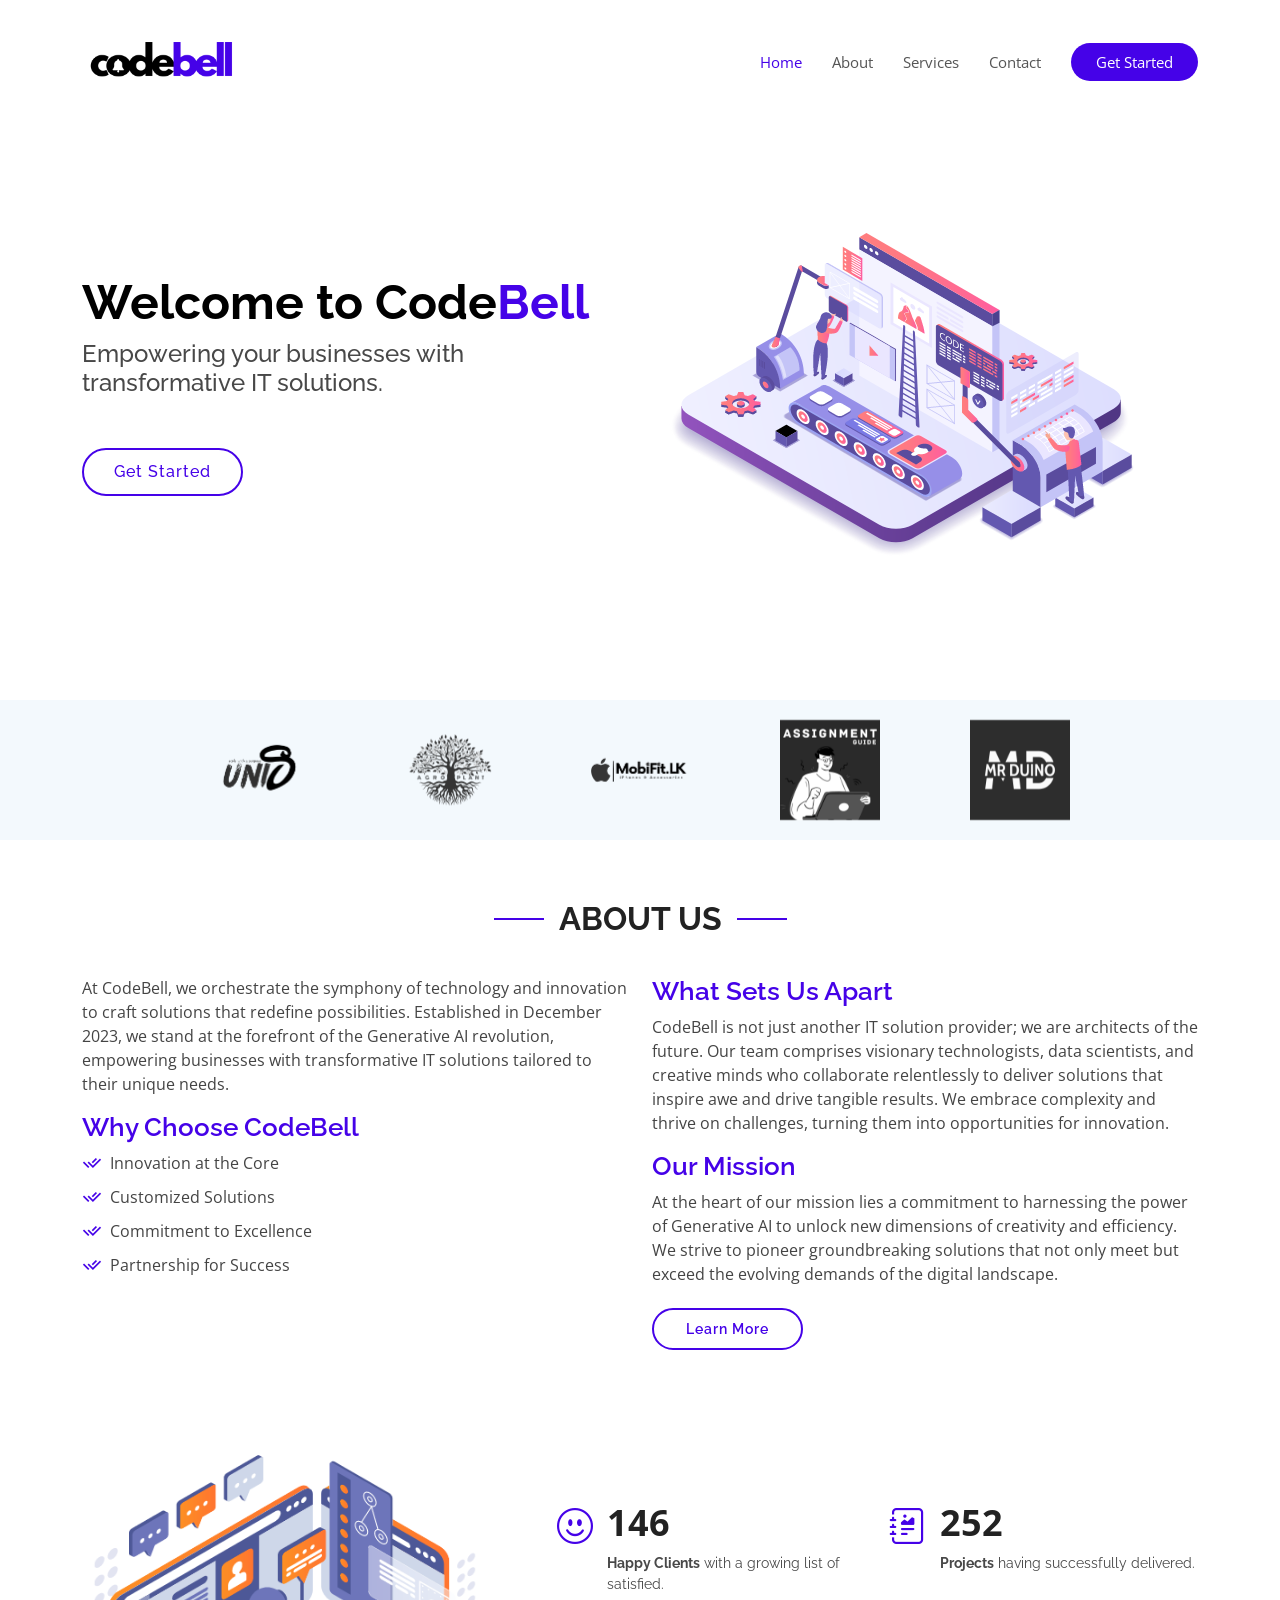
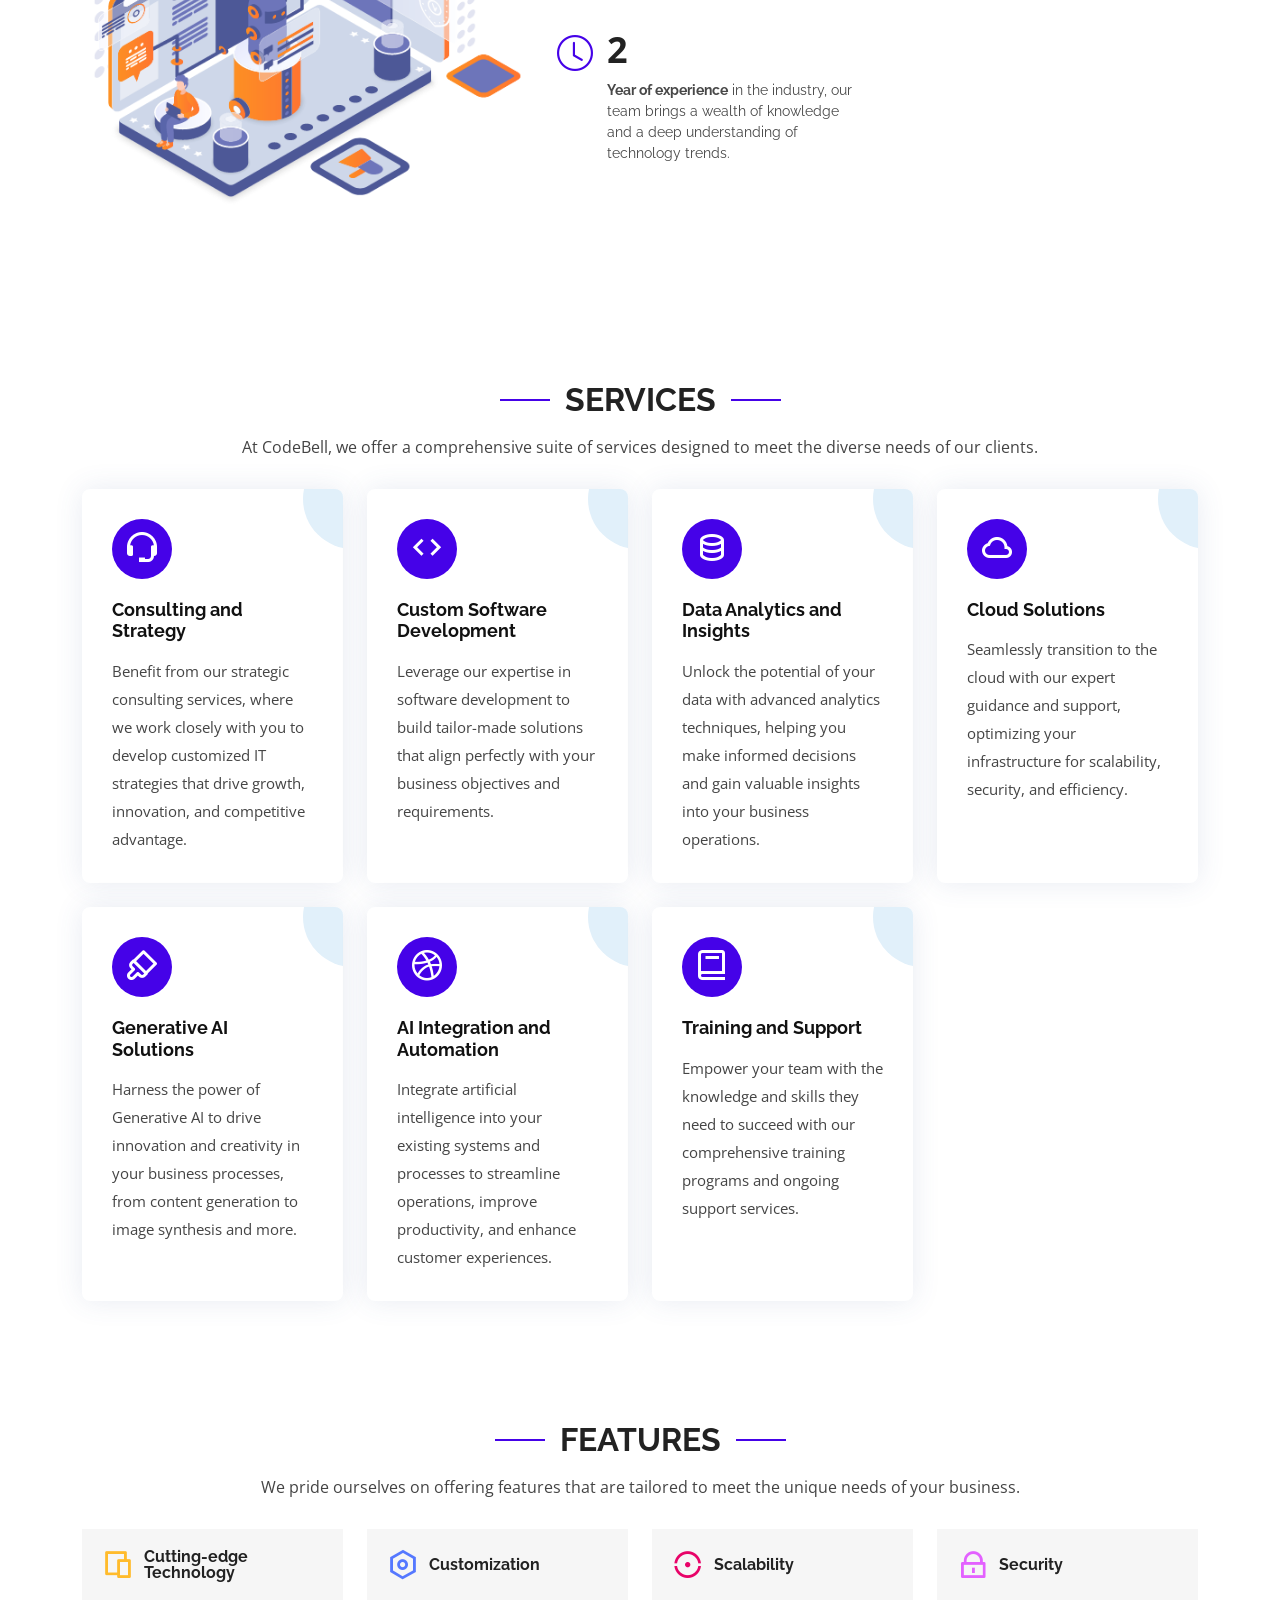
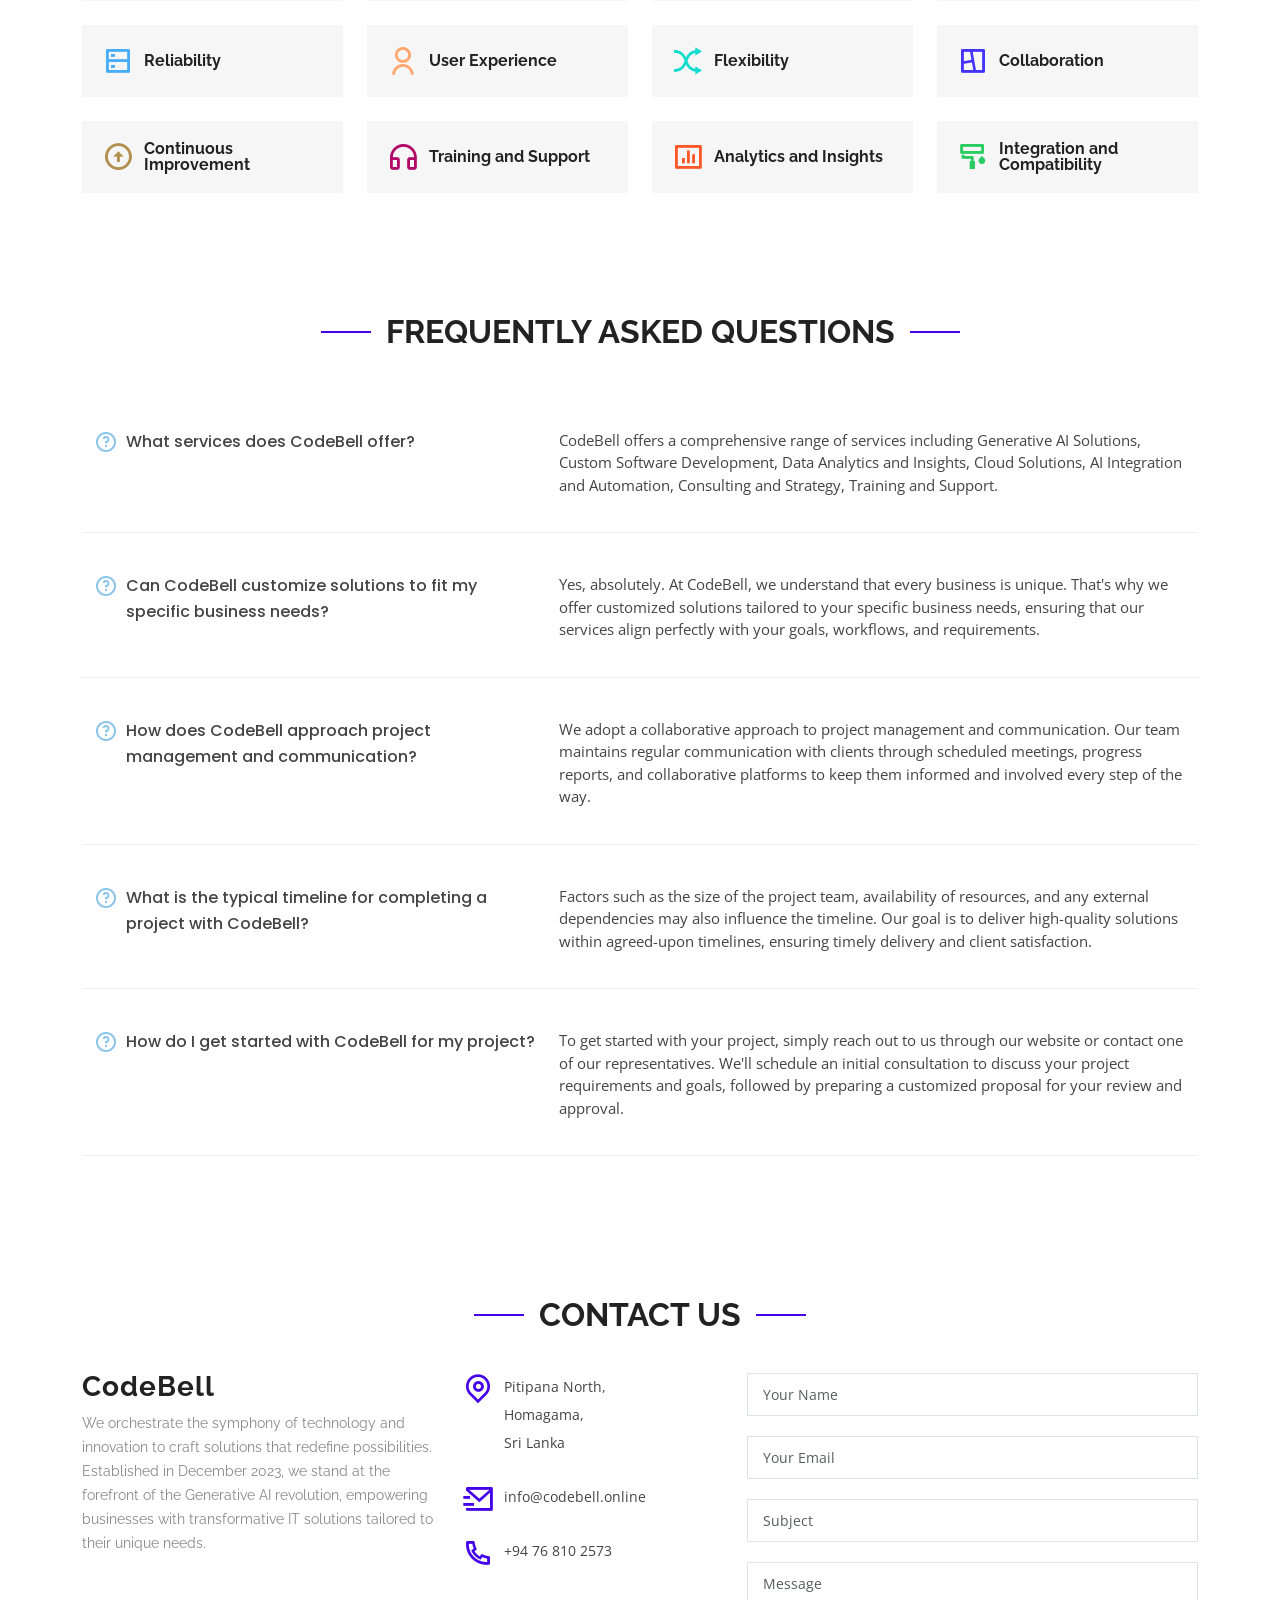
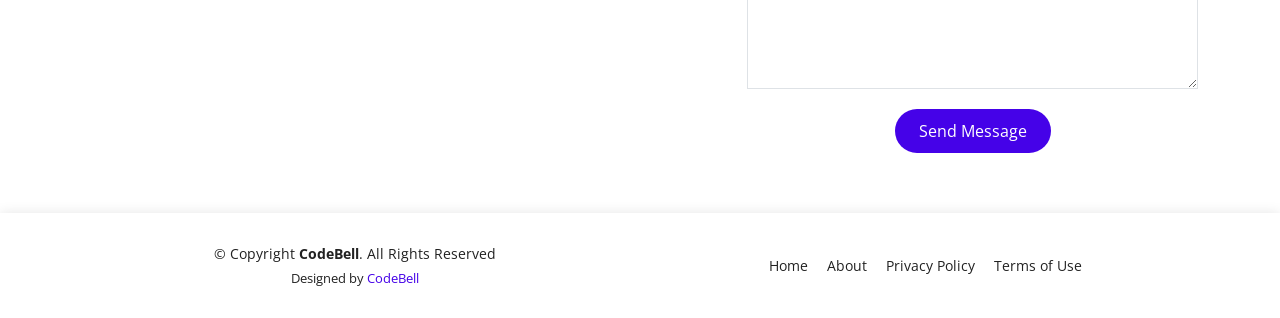
<file: index.html>
<!DOCTYPE html>
<html lang="en">

<head>
  <meta charset="utf-8">
  <meta content="width=device-width, initial-scale=1.0" name="viewport">

  <title>CodeBell - Index</title>
  <meta content="" name="description">
  <meta content="" name="keywords">

  <!-- Favicons -->
  <link href="assets/img/favicon.png" rel="icon">
  <link href="assets/img/apple-touch-icon.png" rel="apple-touch-icon">

  <!-- Google Fonts -->
  <link href="https://fonts.googleapis.com/css?family=Open+Sans:300,300i,400,400i,600,600i,700,700i|Raleway:300,300i,400,400i,500,500i,600,600i,700,700i|Poppins:300,300i,400,400i,500,500i,600,600i,700,700i" rel="stylesheet">

  <!-- Vendor CSS Files -->
  <link href="assets/vendor/aos/aos.css" rel="stylesheet">
  <link href="assets/vendor/bootstrap/css/bootstrap.min.css" rel="stylesheet">
  <link href="assets/vendor/bootstrap-icons/bootstrap-icons.css" rel="stylesheet">
  <link href="assets/vendor/boxicons/css/boxicons.min.css" rel="stylesheet">
  <link href="assets/vendor/glightbox/css/glightbox.min.css" rel="stylesheet">
  <link href="assets/vendor/remixicon/remixicon.css" rel="stylesheet">
  <link href="assets/vendor/swiper/swiper-bundle.min.css" rel="stylesheet">

  <!-- Template Main CSS File -->
  <link href="assets/css/style.css" rel="stylesheet">

</head>

<body>

  <!-- ======= Header ======= -->
  <header id="header" class="fixed-top d-flex align-items-center">
    <div class="container d-flex align-items-center justify-content-between">

      <div class="logo">
        <!-- <h1><a href="index.html">Code<span>Bell</span></a></h1> -->
        <!-- Uncomment below if you prefer to use an image logo -->
        <a href="index.html"><img src="assets/img/codebell mp.png" alt="" class="img-fluid"></a>
      </div>

      <nav id="navbar" class="navbar">
        <ul>
          <li><a class="nav-link scrollto active" href="#hero">Home</a></li>
          <li><a class="nav-link scrollto" href="#about">About</a></li>
          <li><a class="nav-link scrollto" href="#services">Services</a></li>
          <!-- <li><a class="nav-link scrollto " href="#portfolio">Portfolio</a></li>
          <li><a class="nav-link scrollto" href="#team">Team</a></li>
          <li><a class="nav-link scrollto" href="#pricing">Pricing</a></li>
          <li class="dropdown"><a href="#"><span>Drop Down</span> <i class="bi bi-chevron-down"></i></a>
            <ul>
              <li><a href="#">Drop Down 1</a></li>
              <li class="dropdown"><a href="#"><span>Deep Drop Down</span> <i class="bi bi-chevron-right"></i></a>
                <ul>
                  <li><a href="#">Deep Drop Down 1</a></li>
                  <li><a href="#">Deep Drop Down 2</a></li>
                  <li><a href="#">Deep Drop Down 3</a></li>
                  <li><a href="#">Deep Drop Down 4</a></li>
                  <li><a href="#">Deep Drop Down 5</a></li>
                </ul>
              </li>
              <li><a href="#">Drop Down 2</a></li>
              <li><a href="#">Drop Down 3</a></li>
              <li><a href="#">Drop Down 4</a></li>
            </ul>
          </li> -->
          <li><a class="nav-link scrollto" href="#contact">Contact</a></li>
          <li><a class="getstarted scrollto" href="#about">Get Started</a></li>
        </ul>
        <i class="bi bi-list mobile-nav-toggle"></i>
      </nav><!-- .navbar -->

    </div>
  </header><!-- End Header -->

  <!-- ======= Hero Section ======= -->
  <section id="hero" class="d-flex align-items-center">

    <div class="container">
      <div class="row">
        <div class="col-lg-6 pt-5 pt-lg-0 order-2 order-lg-1 d-flex flex-column justify-content-center">
          <h1 data-aos="fade-up">Welcome to Code<span style="color: #4502E8;">Bell</span></h1>
          <h2 data-aos="fade-up" data-aos-delay="400">Empowering your businesses with transformative IT solutions.</h2>
          <div data-aos="fade-up" data-aos-delay="800">
            <a href="#about" class="btn-get-started scrollto">Get Started</a>
          </div>
        </div>
        <div class="col-lg-6 order-1 order-lg-2 hero-img" data-aos="fade-left" data-aos-delay="200">
          <img src="assets/img/hero-img.png" class="img-fluid animated" alt="">
        </div>
      </div>
    </div>

  </section><!-- End Hero -->

  <main id="main">

    <!-- ======= Clients Section ======= -->
    <section id="clients" class="clients clients">
      <div class="container">

        <div class="row" style="justify-content: center;">

          <div class="col-lg-2 col-md-4 col-6">
            <img src="assets/img/clients/Unit Logo.png" class="img-fluid" alt="" data-aos="zoom-in">
          </div>

          <div class="col-lg-2 col-md-4 col-6">
            <img src="assets/img/clients/AgroPLoGO.png" class="img-fluid" alt="" data-aos="zoom-in" data-aos-delay="100">
          </div>

          <div class="col-lg-2 col-md-4 col-6">
            <img src="assets/img/clients/mobifitlogo.png" class="img-fluid" alt="" data-aos="zoom-in" data-aos-delay="200">
          </div>

          <div class="col-lg-2 col-md-4 col-6">
            <img src="assets/img/clients/AGlogo.png" class="img-fluid" alt="" data-aos="zoom-in" data-aos-delay="300">
          </div>

          <div class="col-lg-2 col-md-4 col-6">
            <img src="assets/img/clients/MrDono.png" class="img-fluid" alt="" data-aos="zoom-in" data-aos-delay="400">
          </div>

          <!-- <div class="col-lg-2 col-md-4 col-6">
            <img src="assets/img/clients/client-6.png" class="img-fluid" alt="" data-aos="zoom-in" data-aos-delay="500">
          </div> -->

        </div>

      </div>
    </section><!-- End Clients Section -->

    <!-- ======= About Us Section ======= -->
    <section id="about" class="about">
      <div class="container">

        <div class="section-title" data-aos="fade-up">
          <h2>About Us</h2>
        </div>

        <div class="row content">
          <div class="col-lg-6" data-aos="fade-up" data-aos-delay="150">
            <p>
              At CodeBell, we orchestrate the symphony of technology and innovation to craft solutions that redefine 
              possibilities. Established in December 2023, we stand at the forefront of the Generative AI revolution, 
              empowering businesses with transformative IT solutions tailored to their unique needs.
            </p>
            <h3 style="color: #4502E8;">Why Choose CodeBell</h3>
            <ul>
              <li><i class="ri-check-double-line"></i> Innovation at the Core</li>
              <li><i class="ri-check-double-line"></i> Customized Solutions</li>
              <li><i class="ri-check-double-line"></i> Commitment to Excellence</li>
              <li><i class="ri-check-double-line"></i> Partnership for Success</li>
            </ul>                        
          </div>

          <div class="col-lg-6 pt-4 pt-lg-0" data-aos="fade-up" data-aos-delay="300">
            <h3 style="color: #4502E8;">What Sets Us Apart</h3>
            <p>
              CodeBell is not just another IT solution provider; we are architects of the future. Our team comprises visionary 
              technologists, data scientists, and creative minds who collaborate relentlessly to deliver solutions that inspire 
              awe and drive tangible results. We embrace complexity and thrive on challenges, turning them into opportunities 
              for innovation.
            </p>
            
            <h3 style="color: #4502E8;">Our Mission</h3>
            <p>
              At the heart of our mission lies a commitment to harnessing the power of Generative AI to unlock new dimensions 
              of creativity and efficiency. We strive to pioneer groundbreaking solutions that not only meet but exceed the 
              evolving demands of the digital landscape.
            </p>
            <a href="#" class="btn-learn-more">Learn More</a>

          </div>
        </div>

      </div>
    </section><!-- End About Us Section -->

    <!-- ======= Counts Section ======= -->
    <section id="counts" class="counts">
      <div class="container">

        <div class="row">
          <div class="image col-xl-5 d-flex align-items-stretch justify-content-center justify-content-xl-start" data-aos="fade-right" data-aos-delay="150">
            <img src="assets/img/123.png" alt="" class="img-fluid">
          </div>

          <div class="col-xl-7 d-flex align-items-stretch pt-4 pt-xl-0" data-aos="fade-left" data-aos-delay="300">
            <div class="content d-flex flex-column justify-content-center">
              <div class="row">
                <div class="col-md-6 d-md-flex align-items-md-stretch">
                  <div class="count-box">
                    <i class="bi bi-emoji-smile"></i>
                    <span data-purecounter-start="0" data-purecounter-end="150" data-purecounter-duration="1" class="purecounter"></span>
                    <p><strong>Happy Clients</strong> with a growing list of satisfied.</p>
                  </div>
                </div>

                <div class="col-md-6 d-md-flex align-items-md-stretch">
                  <div class="count-box">
                    <i class="bi bi-journal-richtext"></i>
                    <span data-purecounter-start="0" data-purecounter-end="260" data-purecounter-duration="1" class="purecounter"></span>
                    <p><strong>Projects</strong> having successfully delivered.</p>
                  </div>
                </div>

                <div class="col-md-6 d-md-flex align-items-md-stretch">
                  <div class="count-box">
                    <i class="bi bi-clock"></i>
                    <span data-purecounter-start="0" data-purecounter-end="2" data-purecounter-duration="1" class="purecounter"></span>
                    <p><strong>Year of experience</strong> in the industry, our team brings a wealth of knowledge and a deep understanding of technology trends.</p>
                  </div>
                </div>

                <!-- <div class="col-md-6 d-md-flex align-items-md-stretch">
                  <div class="count-box">
                    <i class="bi bi-award"></i>
                    <span data-purecounter-start="0" data-purecounter-end="2" data-purecounter-duration="1" class="purecounter"></span>
                    <p><strong>Awards</strong> reaffirming our position in the IT solutions landscape.</p>
                  </div>
                </div> -->
              </div>
            </div><!-- End .content-->
          </div>
        </div>

      </div>
    </section><!-- End Counts Section -->

    <!-- ======= Services Section ======= -->
    <section id="services" class="services">
      <div class="container">

        <div class="section-title" data-aos="fade-up">
          <h2>Services</h2>
          <p>At CodeBell, we offer a comprehensive suite of services designed to meet the diverse needs of our clients.</p>
        </div>

        <div class="row">
          <div class="col-md-6 col-lg-3 d-flex align-items-stretch mb-5 mb-lg-0">
            <div class="icon-box" data-aos="fade-up" data-aos-delay="100">
              <div class="icon"><i class="bx bx-support"></i></div>
              <h4 class="title"><a href="">Consulting and Strategy</a></h4>
              <p class="description">Benefit from our strategic consulting services, where we work closely with you to 
                develop customized IT strategies that drive growth, innovation, and competitive advantage.</p>
            </div>
          </div>

          <div class="col-md-6 col-lg-3 d-flex align-items-stretch mb-5 mb-lg-0">
            <div class="icon-box" data-aos="fade-up" data-aos-delay="200">
              <div class="icon"><i class="bx bx-code"></i></div>
              <h4 class="title"><a href="">Custom Software Development</a></h4>
              <p class="description"> Leverage our expertise in software development to build tailor-made solutions that 
                align perfectly with your business objectives and requirements.</p>
            </div>
          </div>

          <div class="col-md-6 col-lg-3 d-flex align-items-stretch mb-5 mb-lg-0">
            <div class="icon-box" data-aos="fade-up" data-aos-delay="300">
              <div class="icon"><i class="bx bx-data"></i></div>
              <h4 class="title"><a href="">Data Analytics and Insights</a></h4>
              <p class="description">Unlock the potential of your data with advanced analytics techniques, helping you 
                make informed decisions and gain valuable insights into your business operations.</p>
            </div>
          </div>

          <div class="col-md-6 col-lg-3 d-flex align-items-stretch mb-5 mb-lg-0">
            <div class="icon-box" data-aos="fade-up" data-aos-delay="400">
              <div class="icon"><i class="bx bx-cloud"></i></div>
              <h4 class="title"><a href="">Cloud Solutions</a></h4>
              <p class="description">Seamlessly transition to the cloud with our expert guidance and support, optimizing 
                your infrastructure for scalability, security, and efficiency.</p>
            </div>
          </div>

        </div>

        <br>

        <div class="row">
          <div class="col-md-6 col-lg-3 d-flex align-items-stretch mb-5 mb-lg-0">
            <div class="icon-box" data-aos="fade-up" data-aos-delay="100">
              <div class="icon"><i class="bx bx-brush"></i></div>
              <h4 class="title"><a href="">Generative AI Solutions</a></h4>
              <p class="description">Harness the power of Generative AI to drive innovation and creativity in 
                your business processes, from content generation to image synthesis and more.</p>
            </div>
          </div>

          <div class="col-md-6 col-lg-3 d-flex align-items-stretch mb-5 mb-lg-0">
            <div class="icon-box" data-aos="fade-up" data-aos-delay="200">
              <div class="icon"><i class="bx bxl-dribbble"></i></div>
              <h4 class="title"><a href="">AI Integration and Automation</a></h4>
              <p class="description"> Integrate artificial intelligence into your existing systems and processes 
                to streamline operations, improve productivity, and enhance customer experiences.</p>
            </div>
          </div>

          <div class="col-md-6 col-lg-3 d-flex align-items-stretch mb-5 mb-lg-0">
            <div class="icon-box" data-aos="fade-up" data-aos-delay="300">
              <div class="icon"><i class="bx bx-book"></i></div>
              <h4 class="title"><a href="">Training and Support</a></h4>
              <p class="description">Empower your team with the knowledge and skills they need to 
                succeed with our comprehensive training programs and ongoing support services.</p>
            </div>
          </div>
          
        </div>

      </div>
    </section><!-- End Services Section -->

    <!-- ======= Features Section ======= -->
    <section id="features" class="features">
      <div class="container">

        <div class="section-title" data-aos="fade-up">
          <h2>Features</h2>
          <p>We pride ourselves on offering features that are tailored to meet the unique needs of your business.</p>
        </div>

        <div class="row" data-aos="fade-up" data-aos-delay="300">
          <div class="col-lg-3 col-md-4">
            <div class="icon-box">
              <i class="ri-device-line" style="color: #ffbb2c;"></i>
              <h3><a href="">Cutting-edge Technology</a></h3>
            </div>
          </div>
          <div class="col-lg-3 col-md-4 mt-4 mt-md-0">
            <div class="icon-box">
              <i class="ri-settings-line" style="color: #5578ff;"></i>
              <h3><a href="">Customization</a></h3>
            </div>
          </div>
          <div class="col-lg-3 col-md-4 mt-4 mt-md-0">
            <div class="icon-box">
              <i class="ri-gradienter-line" style="color: #e80368;"></i>
              <h3><a href="">Scalability</a></h3>
            </div>
          </div>
          <div class="col-lg-3 col-md-4 mt-4 mt-lg-0">
            <div class="icon-box">
              <i class="ri-lock-line" style="color: #e361ff;"></i>
              <h3><a href="">Security</a></h3>
            </div>
          </div>
          <div class="col-lg-3 col-md-4 mt-4">
            <div class="icon-box">
              <i class="ri-server-line" style="color: #47aeff;"></i>
              <h3><a href="">Reliability</a></h3>
            </div>
          </div>
          <div class="col-lg-3 col-md-4 mt-4">
            <div class="icon-box">
              <i class="ri-user-line" style="color: #ffa76e;"></i>
              <h3><a href="">User Experience</a></h3>
            </div>
          </div>
          <div class="col-lg-3 col-md-4 mt-4">
            <div class="icon-box">
              <i class="ri-shuffle-line" style="color: #11dbcf;"></i>
              <h3><a href="">Flexibility</a></h3>
            </div>
          </div>
          <div class="col-lg-3 col-md-4 mt-4">
            <div class="icon-box">
              <i class="ri-collage-line" style="color: #4233ff;"></i>
              <h3><a href="">Collaboration</a></h3>
            </div>
          </div>
          <div class="col-lg-3 col-md-4 mt-4">
            <div class="icon-box">
              <i class="ri-arrow-up-circle-line" style="color: #b2904f;"></i>
              <h3><a href="">Continuous Improvement</a></h3>
            </div>
          </div>
          <div class="col-lg-3 col-md-4 mt-4">
            <div class="icon-box">
              <i class="ri-headphone-line" style="color: #b20969;"></i>
              <h3><a href="">Training and Support</a></h3>
            </div>
          </div>
          <div class="col-lg-3 col-md-4 mt-4">
            <div class="icon-box">
              <i class="ri-bar-chart-box-line" style="color: #ff5828;"></i>
              <h3><a href="">Analytics and Insights</a></h3>
            </div>
          </div>
          <div class="col-lg-3 col-md-4 mt-4">
            <div class="icon-box">
              <i class="ri-paint-brush-line" style="color: #29cc61;"></i>
              <h3><a href="">Integration and Compatibility</a></h3>
            </div>
          </div>
        </div>

      </div>
    </section><!-- End Features Section -->

    <!-- ======= Testimonials Section ======= -->
    <!-- <section id="testimonials" class="testimonials section-bg">
      <div class="container">

        <div class="section-title" data-aos="fade-up">
          <h2>Testimonials</h2>
          <p>Magnam dolores commodi suscipit eum quidem consectetur velit</p>
        </div>

        <div class="testimonials-slider swiper" data-aos="fade-up" data-aos-delay="100">
          <div class="swiper-wrapper">

            <div class="swiper-slide">
              <div class="testimonial-wrap">
                <div class="testimonial-item">
                  <img src="assets/img/testimonials/testimonials-1.jpg" class="testimonial-img" alt="">
                  <h3>Saul Goodman</h3>
                  <h4>Ceo &amp; Founder</h4>
                  <p>
                    <i class="bx bxs-quote-alt-left quote-icon-left"></i>
                    Proin iaculis purus consequat sem cure digni ssim donec porttitora entum suscipit rhoncus. Accusantium quam, ultricies eget id, aliquam eget nibh et. Maecen aliquam, risus at semper.
                    <i class="bx bxs-quote-alt-right quote-icon-right"></i>
                  </p>
                </div>
              </div>
            </div>

          </div>
          <div class="swiper-pagination"></div>
        </div>

      </div>
    </section> -->
    <!-- End Testimonials Section -->

    <!-- ======= Portfolio Section ======= -->
    <!-- <section id="portfolio" class="portfolio">
      <div class="container">

        <div class="section-title" data-aos="fade-up">
          <h2>Portfolio</h2>
          <p>Explore our diverse portfolio of projects and solutions that showcase our expertise and commitment to excellence</p>
        </div>

        <div class="row" data-aos="fade-up" data-aos-delay="200">
          <div class="col-lg-12 d-flex justify-content-center">
            <ul id="portfolio-flters">
              <li data-filter="*" class="filter-active">All</li>
              <li data-filter=".filter-app">App</li>
              <li data-filter=".filter-card">Card</li>
              <li data-filter=".filter-web">Web</li>
            </ul>
          </div>
        </div>

        <div class="row portfolio-container" data-aos="fade-up" data-aos-delay="400">

          <div class="col-lg-4 col-md-6 portfolio-item filter-app">
            <div class="portfolio-wrap">
              <img src="assets/img/portfolio/portfolio-1.jpg" class="img-fluid" alt="">
              <div class="portfolio-info">
                <h4>App 1</h4>
                <p>App</p>
                <div class="portfolio-links">
                  <a href="assets/img/portfolio/portfolio-1.jpg" data-gallery="portfolioGallery" class="portfolio-lightbox" title="App 1"><i class="bx bx-plus"></i></a>
                  <a href="portfolio-details.html" title="More Details"><i class="bx bx-link"></i></a>
                </div>
              </div>
            </div>
          </div>

          <div class="col-lg-4 col-md-6 portfolio-item filter-web">
            <div class="portfolio-wrap">
              <img src="assets/img/portfolio/portfolio-2.jpg" class="img-fluid" alt="">
              <div class="portfolio-info">
                <h4>Web 3</h4>
                <p>Web</p>
                <div class="portfolio-links">
                  <a href="assets/img/portfolio/portfolio-2.jpg" data-gallery="portfolioGallery" class="portfolio-lightbox" title="Web 3"><i class="bx bx-plus"></i></a>
                  <a href="portfolio-details.html" title="More Details"><i class="bx bx-link"></i></a>
                </div>
              </div>
            </div>
          </div>

          <div class="col-lg-4 col-md-6 portfolio-item filter-app">
            <div class="portfolio-wrap">
              <img src="assets/img/portfolio/portfolio-3.jpg" class="img-fluid" alt="">
              <div class="portfolio-info">
                <h4>App 2</h4>
                <p>App</p>
                <div class="portfolio-links">
                  <a href="assets/img/portfolio/portfolio-3.jpg" data-gallery="portfolioGallery" class="portfolio-lightbox" title="App 2"><i class="bx bx-plus"></i></a>
                  <a href="portfolio-details.html" title="More Details"><i class="bx bx-link"></i></a>
                </div>
              </div>
            </div>
          </div>

          <div class="col-lg-4 col-md-6 portfolio-item filter-card">
            <div class="portfolio-wrap">
              <img src="assets/img/portfolio/portfolio-4.jpg" class="img-fluid" alt="">
              <div class="portfolio-info">
                <h4>Card 2</h4>
                <p>Card</p>
                <div class="portfolio-links">
                  <a href="assets/img/portfolio/portfolio-4.jpg" data-gallery="portfolioGallery" class="portfolio-lightbox" title="Card 2"><i class="bx bx-plus"></i></a>
                  <a href="portfolio-details.html" title="More Details"><i class="bx bx-link"></i></a>
                </div>
              </div>
            </div>
          </div>

          <div class="col-lg-4 col-md-6 portfolio-item filter-web">
            <div class="portfolio-wrap">
              <img src="assets/img/portfolio/portfolio-5.jpg" class="img-fluid" alt="">
              <div class="portfolio-info">
                <h4>Web 2</h4>
                <p>Web</p>
                <div class="portfolio-links">
                  <a href="assets/img/portfolio/portfolio-5.jpg" data-gallery="portfolioGallery" class="portfolio-lightbox" title="Web 2"><i class="bx bx-plus"></i></a>
                  <a href="portfolio-details.html" title="More Details"><i class="bx bx-link"></i></a>
                </div>
              </div>
            </div>
          </div>

          <div class="col-lg-4 col-md-6 portfolio-item filter-app">
            <div class="portfolio-wrap">
              <img src="assets/img/portfolio/portfolio-6.jpg" class="img-fluid" alt="">
              <div class="portfolio-info">
                <h4>App 3</h4>
                <p>App</p>
                <div class="portfolio-links">
                  <a href="assets/img/portfolio/portfolio-6.jpg" data-gallery="portfolioGallery" class="portfolio-lightbox" title="App 3"><i class="bx bx-plus"></i></a>
                  <a href="portfolio-details.html" title="More Details"><i class="bx bx-link"></i></a>
                </div>
              </div>
            </div>
          </div>

          <div class="col-lg-4 col-md-6 portfolio-item filter-card">
            <div class="portfolio-wrap">
              <img src="assets/img/portfolio/portfolio-7.jpg" class="img-fluid" alt="">
              <div class="portfolio-info">
                <h4>Card 1</h4>
                <p>Card</p>
                <div class="portfolio-links">
                  <a href="assets/img/portfolio/portfolio-7.jpg" data-gallery="portfolioGallery" class="portfolio-lightbox" title="Card 1"><i class="bx bx-plus"></i></a>
                  <a href="portfolio-details.html" title="More Details"><i class="bx bx-link"></i></a>
                </div>
              </div>
            </div>
          </div>

          <div class="col-lg-4 col-md-6 portfolio-item filter-card">
            <div class="portfolio-wrap">
              <img src="assets/img/portfolio/portfolio-8.jpg" class="img-fluid" alt="">
              <div class="portfolio-info">
                <h4>Card 3</h4>
                <p>Card</p>
                <div class="portfolio-links">
                  <a href="assets/img/portfolio/portfolio-8.jpg" data-gallery="portfolioGallery" class="portfolio-lightbox" title="Card 3"><i class="bx bx-plus"></i></a>
                  <a href="portfolio-details.html" title="More Details"><i class="bx bx-link"></i></a>
                </div>
              </div>
            </div>
          </div>

          <div class="col-lg-4 col-md-6 portfolio-item filter-web">
            <div class="portfolio-wrap">
              <img src="assets/img/portfolio/portfolio-9.jpg" class="img-fluid" alt="">
              <div class="portfolio-info">
                <h4>Web 3</h4>
                <p>Web</p>
                <div class="portfolio-links">
                  <a href="assets/img/portfolio/portfolio-9.jpg" data-gallery="portfolioGallery" class="portfolio-lightbox" title="Web 3"><i class="bx bx-plus"></i></a>
                  <a href="portfolio-details.html" title="More Details"><i class="bx bx-link"></i></a>
                </div>
              </div>
            </div>
          </div>

        </div>

      </div>
    </section> -->
    <!-- End Portfolio Section -->

    <!-- ======= Team Section ======= -->
    <!-- <section id="team" class="team section-bg">
      <div class="container">

        <div class="section-title" data-aos="fade-up">
          <h2>Team</h2>
          <p>Necessitatibus eius consequatur ex aliquid fuga eum quidem</p>
        </div>

        <div class="row">

          <div class="col-lg-3 col-md-6 d-flex align-items-stretch">
            <div class="member" data-aos="fade-up" data-aos-delay="100">
              <div class="member-img">
                <img src="assets/img/team/team-1.jpg" class="img-fluid" alt="">
                <div class="social">
                  <a href=""><i class="bi bi-twitter"></i></a>
                  <a href=""><i class="bi bi-facebook"></i></a>
                  <a href=""><i class="bi bi-instagram"></i></a>
                  <a href=""><i class="bi bi-linkedin"></i></a>
                </div>
              </div>
              <div class="member-info">
                <h4>Walter White</h4>
                <span>Chief Executive Officer</span>
              </div>
            </div>
          </div>

          <div class="col-lg-3 col-md-6 d-flex align-items-stretch">
            <div class="member" data-aos="fade-up" data-aos-delay="200">
              <div class="member-img">
                <img src="assets/img/team/team-2.jpg" class="img-fluid" alt="">
                <div class="social">
                  <a href=""><i class="bi bi-twitter"></i></a>
                  <a href=""><i class="bi bi-facebook"></i></a>
                  <a href=""><i class="bi bi-instagram"></i></a>
                  <a href=""><i class="bi bi-linkedin"></i></a>
                </div>
              </div>
              <div class="member-info">
                <h4>Sarah Jhonson</h4>
                <span>Product Manager</span>
              </div>
            </div>
          </div>

          <div class="col-lg-3 col-md-6 d-flex align-items-stretch">
            <div class="member" data-aos="fade-up" data-aos-delay="300">
              <div class="member-img">
                <img src="assets/img/team/team-3.jpg" class="img-fluid" alt="">
                <div class="social">
                  <a href=""><i class="bi bi-twitter"></i></a>
                  <a href=""><i class="bi bi-facebook"></i></a>
                  <a href=""><i class="bi bi-instagram"></i></a>
                  <a href=""><i class="bi bi-linkedin"></i></a>
                </div>
              </div>
              <div class="member-info">
                <h4>William Anderson</h4>
                <span>CTO</span>
              </div>
            </div>
          </div>

          <div class="col-lg-3 col-md-6 d-flex align-items-stretch">
            <div class="member" data-aos="fade-up" data-aos-delay="400">
              <div class="member-img">
                <img src="assets/img/team/team-4.jpg" class="img-fluid" alt="">
                <div class="social">
                  <a href=""><i class="bi bi-twitter"></i></a>
                  <a href=""><i class="bi bi-facebook"></i></a>
                  <a href=""><i class="bi bi-instagram"></i></a>
                  <a href=""><i class="bi bi-linkedin"></i></a>
                </div>
              </div>
              <div class="member-info">
                <h4>Amanda Jepson</h4>
                <span>Accountant</span>
              </div>
            </div>
          </div>

        </div>

      </div>
    </section> -->
    <!-- End Team Section -->

    <!-- ======= Pricing Section ======= -->
    <!-- <section id="pricing" class="pricing">
      <div class="container">

        <div class="section-title">
          <h2>Pricing</h2>
          <p>Sit sint consectetur velit nemo qui impedit suscipit alias ea</p>
        </div>

        <div class="row">

          <div class="col-lg-4 col-md-6">
            <div class="box" data-aos="zoom-in-right" data-aos-delay="200">
              <h3>Free</h3>
              <h4><sup>$</sup>0<span> / month</span></h4>
              <ul>
                <li>Aida dere</li>
                <li>Nec feugiat nisl</li>
                <li>Nulla at volutpat dola</li>
                <li class="na">Pharetra massa</li>
                <li class="na">Massa ultricies mi</li>
              </ul>
              <div class="btn-wrap">
                <a href="#" class="btn-buy">Buy Now</a>
              </div>
            </div>
          </div>

          <div class="col-lg-4 col-md-6 mt-4 mt-md-0">
            <div class="box recommended" data-aos="zoom-in" data-aos-delay="100">
              <h3>Business</h3>
              <h4><sup>$</sup>19<span> / month</span></h4>
              <ul>
                <li>Aida dere</li>
                <li>Nec feugiat nisl</li>
                <li>Nulla at volutpat dola</li>
                <li>Pharetra massa</li>
                <li class="na">Massa ultricies mi</li>
              </ul>
              <div class="btn-wrap">
                <a href="#" class="btn-buy">Buy Now</a>
              </div>
            </div>
          </div>

          <div class="col-lg-4 col-md-6 mt-4 mt-lg-0">
            <div class="box" data-aos="zoom-in-left" data-aos-delay="200">
              <h3>Developer</h3>
              <h4><sup>$</sup>29<span> / month</span></h4>
              <ul>
                <li>Aida dere</li>
                <li>Nec feugiat nisl</li>
                <li>Nulla at volutpat dola</li>
                <li>Pharetra massa</li>
                <li>Massa ultricies mi</li>
              </ul>
              <div class="btn-wrap">
                <a href="#" class="btn-buy">Buy Now</a>
              </div>
            </div>
          </div>

        </div>

      </div>
    </section> -->
    <!-- End Pricing Section -->

    <!-- ======= F.A.Q Section ======= -->
    <section id="faq" class="faq">
      <div class="container">

        <div class="section-title" data-aos="fade-up">
          <h2>Frequently Asked Questions</h2>
        </div>

        <div class="row faq-item d-flex align-items-stretch" data-aos="fade-up" data-aos-delay="100">
          <div class="col-lg-5">
            <i class="ri-question-line"></i>
            <h4>What services does CodeBell offer?</h4>
          </div>
          <div class="col-lg-7">
            <p>
              CodeBell offers a comprehensive range of services including Generative AI Solutions, Custom Software 
              Development, Data Analytics and Insights, Cloud Solutions, AI Integration and Automation, Consulting 
              and Strategy, Training and Support.
            </p>
          </div>
        </div><!-- End F.A.Q Item-->

        <div class="row faq-item d-flex align-items-stretch" data-aos="fade-up" data-aos-delay="200">
          <div class="col-lg-5">
            <i class="ri-question-line"></i>
            <h4>Can CodeBell customize solutions to fit my specific business needs?</h4>
          </div>
          <div class="col-lg-7">
            <p>
              Yes, absolutely. At CodeBell, we understand that every business is unique. That's why we offer customized 
              solutions tailored to your specific business needs, ensuring that our services align perfectly with your goals, 
              workflows, and requirements.
            </p>
          </div>
        </div><!-- End F.A.Q Item-->

        <div class="row faq-item d-flex align-items-stretch" data-aos="fade-up" data-aos-delay="300">
          <div class="col-lg-5">
            <i class="ri-question-line"></i>
            <h4>How does CodeBell approach project management and communication?</h4>
          </div>
          <div class="col-lg-7">
            <p>
              We adopt a collaborative approach to project management and communication. Our team maintains regular 
              communication with clients through scheduled meetings, progress reports, and collaborative platforms to 
              keep them informed and involved every step of the way.
            </p>
          </div>
        </div><!-- End F.A.Q Item-->

        <div class="row faq-item d-flex align-items-stretch" data-aos="fade-up" data-aos-delay="400">
          <div class="col-lg-5">
            <i class="ri-question-line"></i>
            <h4>What is the typical timeline for completing a project with CodeBell?</h4>
          </div>
          <div class="col-lg-7">
            <p>
              Factors such as the size of the project team, availability of resources, and any external dependencies may 
              also influence the timeline. Our goal is to deliver high-quality solutions within agreed-upon timelines, 
              ensuring timely delivery and client satisfaction.
            </p>
          </div>
        </div><!-- End F.A.Q Item-->

        <div class="row faq-item d-flex align-items-stretch" data-aos="fade-up" data-aos-delay="500">
          <div class="col-lg-5">
            <i class="ri-question-line"></i>
            <h4>How do I get started with CodeBell for my project?</h4>
          </div>
          <div class="col-lg-7">
            <p>
              To get started with your project, simply reach out to us through our website or contact one of our 
              representatives. We'll schedule an initial consultation to discuss your project requirements and goals, 
              followed by preparing a customized proposal for your review and approval. 
            </p>
          </div>
        </div><!-- End F.A.Q Item-->

      </div>
    </section><!-- End F.A.Q Section -->

    <!-- ======= Contact Section ======= -->
    <section id="contact" class="contact">
      <div class="container">

        <div class="section-title" data-aos="fade-up">
          <h2>Contact Us</h2>
        </div>

        <div class="row">

          <div class="col-lg-4 col-md-6" data-aos="fade-up" data-aos-delay="100">
            <div class="contact-about">
              <h3>CodeBell</h3>
              <p>We orchestrate the symphony of technology and innovation to craft solutions that redefine possibilities. Established in December 2023, we stand at the forefront of the Generative AI revolution, empowering businesses with transformative IT solutions tailored to their unique needs.</p>
              <!-- <div class="social-links">
                <a href="#" class="twitter"><i class="bi bi-twitter"></i></a>
                <a href="#" class="facebook"><i class="bi bi-facebook"></i></a>
                <a href="#" class="instagram"><i class="bi bi-instagram"></i></a>
                <a href="#" class="linkedin"><i class="bi bi-linkedin"></i></a>
              </div> -->
            </div>
          </div>

          <div class="col-lg-3 col-md-6 mt-4 mt-md-0" data-aos="fade-up" data-aos-delay="200">
            <div class="info">
              <div>
                <i class="ri-map-pin-line"></i>
                <p>Pitipana North,
                 <br>Homagama,
                 <br>Sri Lanka</p>
              </div>

              <div>
                <i class="ri-mail-send-line"></i>
                <p>info@codebell.online</p>
              </div>

              <div>
                <i class="ri-phone-line"></i>
                <p>+94 76 810 2573</p>
              </div>

            </div>
          </div>

          <div class="col-lg-5 col-md-12" data-aos="fade-up" data-aos-delay="300">
            <form action="forms/contact.php" method="post" role="form" class="php-email-form">
              <div class="form-group">
                <input type="text" name="name" class="form-control" id="name" placeholder="Your Name" required>
              </div>
              <div class="form-group">
                <input type="email" class="form-control" name="email" id="email" placeholder="Your Email" required>
              </div>
              <div class="form-group">
                <input type="text" class="form-control" name="subject" id="subject" placeholder="Subject" required>
              </div>
              <div class="form-group">
                <textarea class="form-control" name="message" rows="5" placeholder="Message" required></textarea>
              </div>
              <div class="my-3">
                <div class="loading">Loading</div>
                <div class="error-message"></div>
                <div class="sent-message">Your message has been sent. Thank you!</div>
              </div>
              <div class="text-center"><button type="submit">Send Message</button></div>
            </form>
          </div>

        </div>

      </div>
    </section><!-- End Contact Section -->

  </main><!-- End #main -->

  <!-- ======= Footer ======= -->
  <footer id="footer">
    <div class="container">
      <div class="row d-flex align-items-center">
        <div class="col-lg-6 text-lg-left text-center">
          <div class="copyright">
            &copy; Copyright <strong>CodeBell</strong>. All Rights Reserved
          </div>
          <div class="credits">
            Designed by <a href="https://codebell.online/">CodeBell</a>
          </div>
        </div>
        <div class="col-lg-6">
          <nav class="footer-links text-lg-right text-center pt-2 pt-lg-0">
            <a href="#intro" class="scrollto">Home</a>
            <a href="#about" class="scrollto">About</a>
            <a href="#">Privacy Policy</a>
            <a href="#">Terms of Use</a>
          </nav>
        </div>
      </div>
    </div>
  </footer><!-- End Footer -->

  <a href="#" class="back-to-top d-flex align-items-center justify-content-center"><i class="bi bi-arrow-up-short"></i></a>

  <!-- Vendor JS Files -->
  <script src="assets/vendor/purecounter/purecounter_vanilla.js"></script>
  <script src="assets/vendor/aos/aos.js"></script>
  <script src="assets/vendor/bootstrap/js/bootstrap.bundle.min.js"></script>
  <script src="assets/vendor/glightbox/js/glightbox.min.js"></script>
  <script src="assets/vendor/isotope-layout/isotope.pkgd.min.js"></script>
  <script src="assets/vendor/swiper/swiper-bundle.min.js"></script>
  <script src="assets/vendor/php-email-form/validate.js"></script>

  <!-- Template Main JS File -->
  <script src="assets/js/main.js"></script>

</body>

</html>
</file>
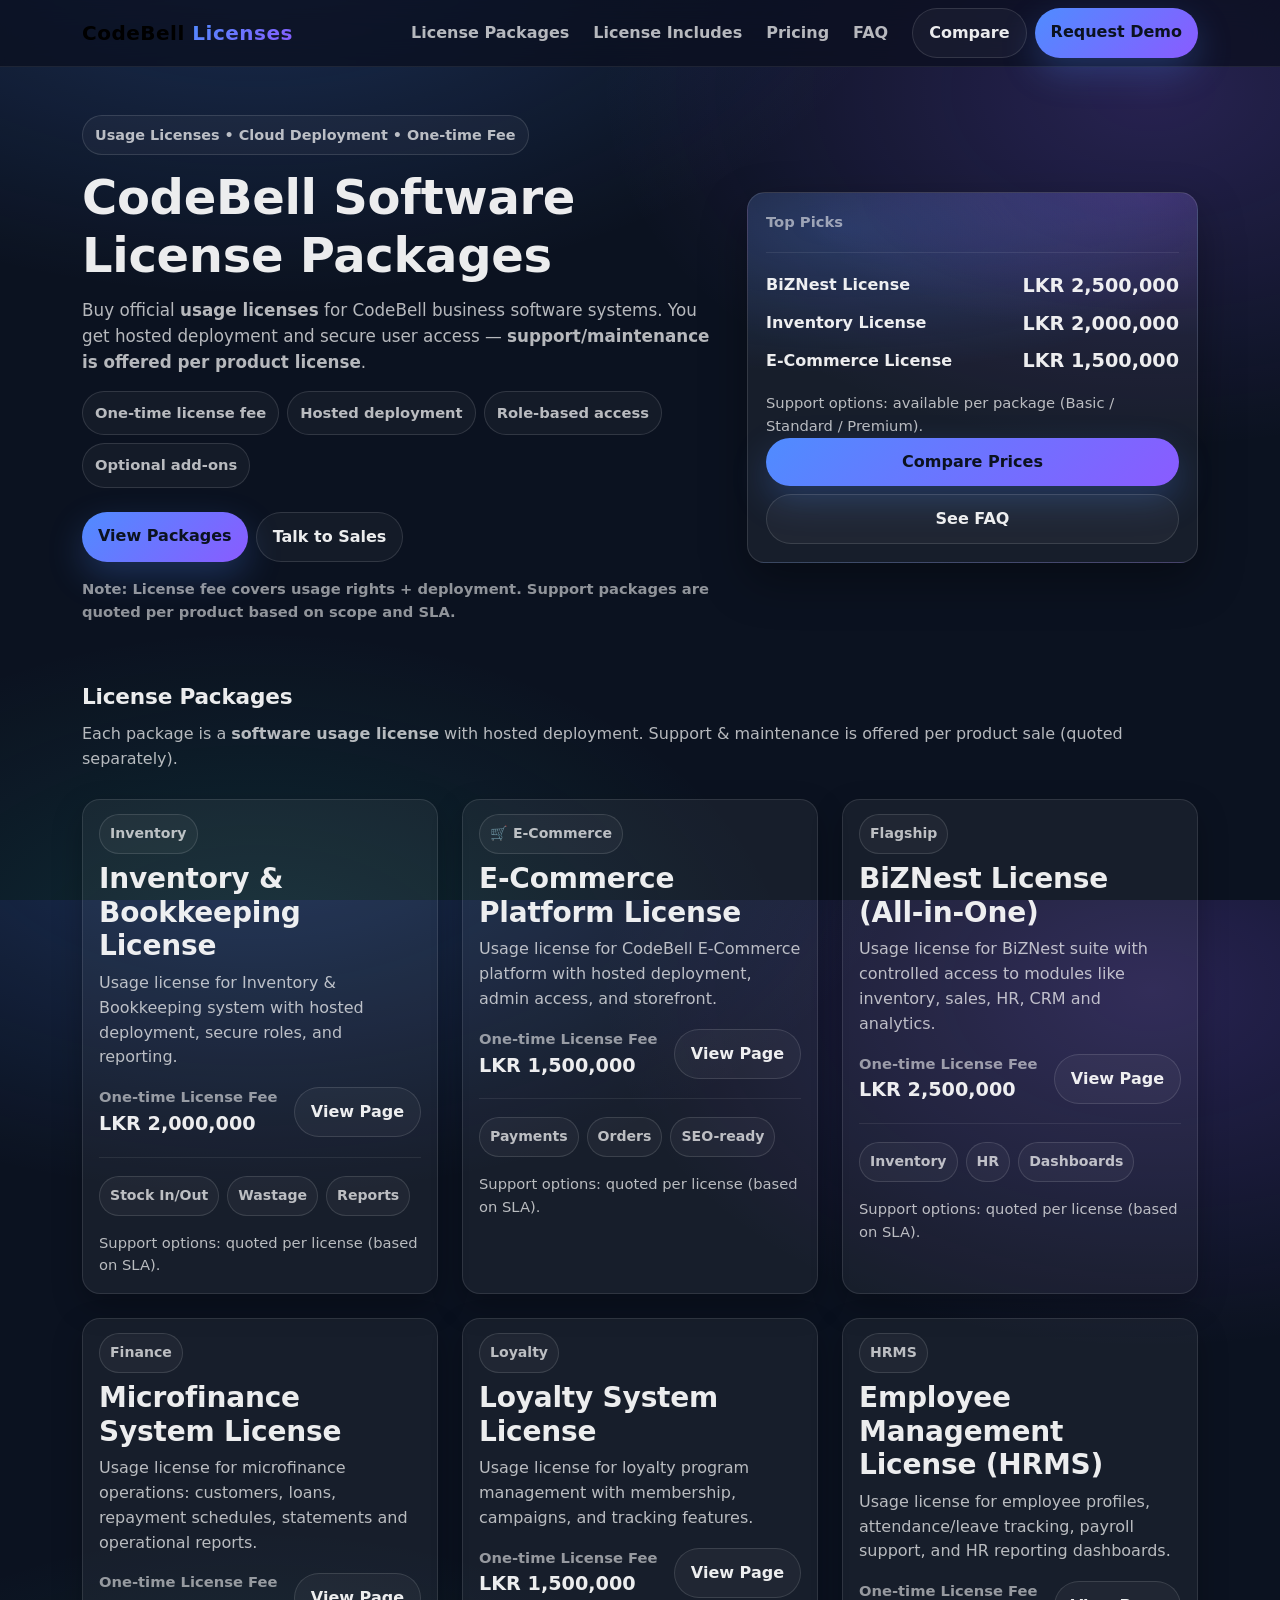
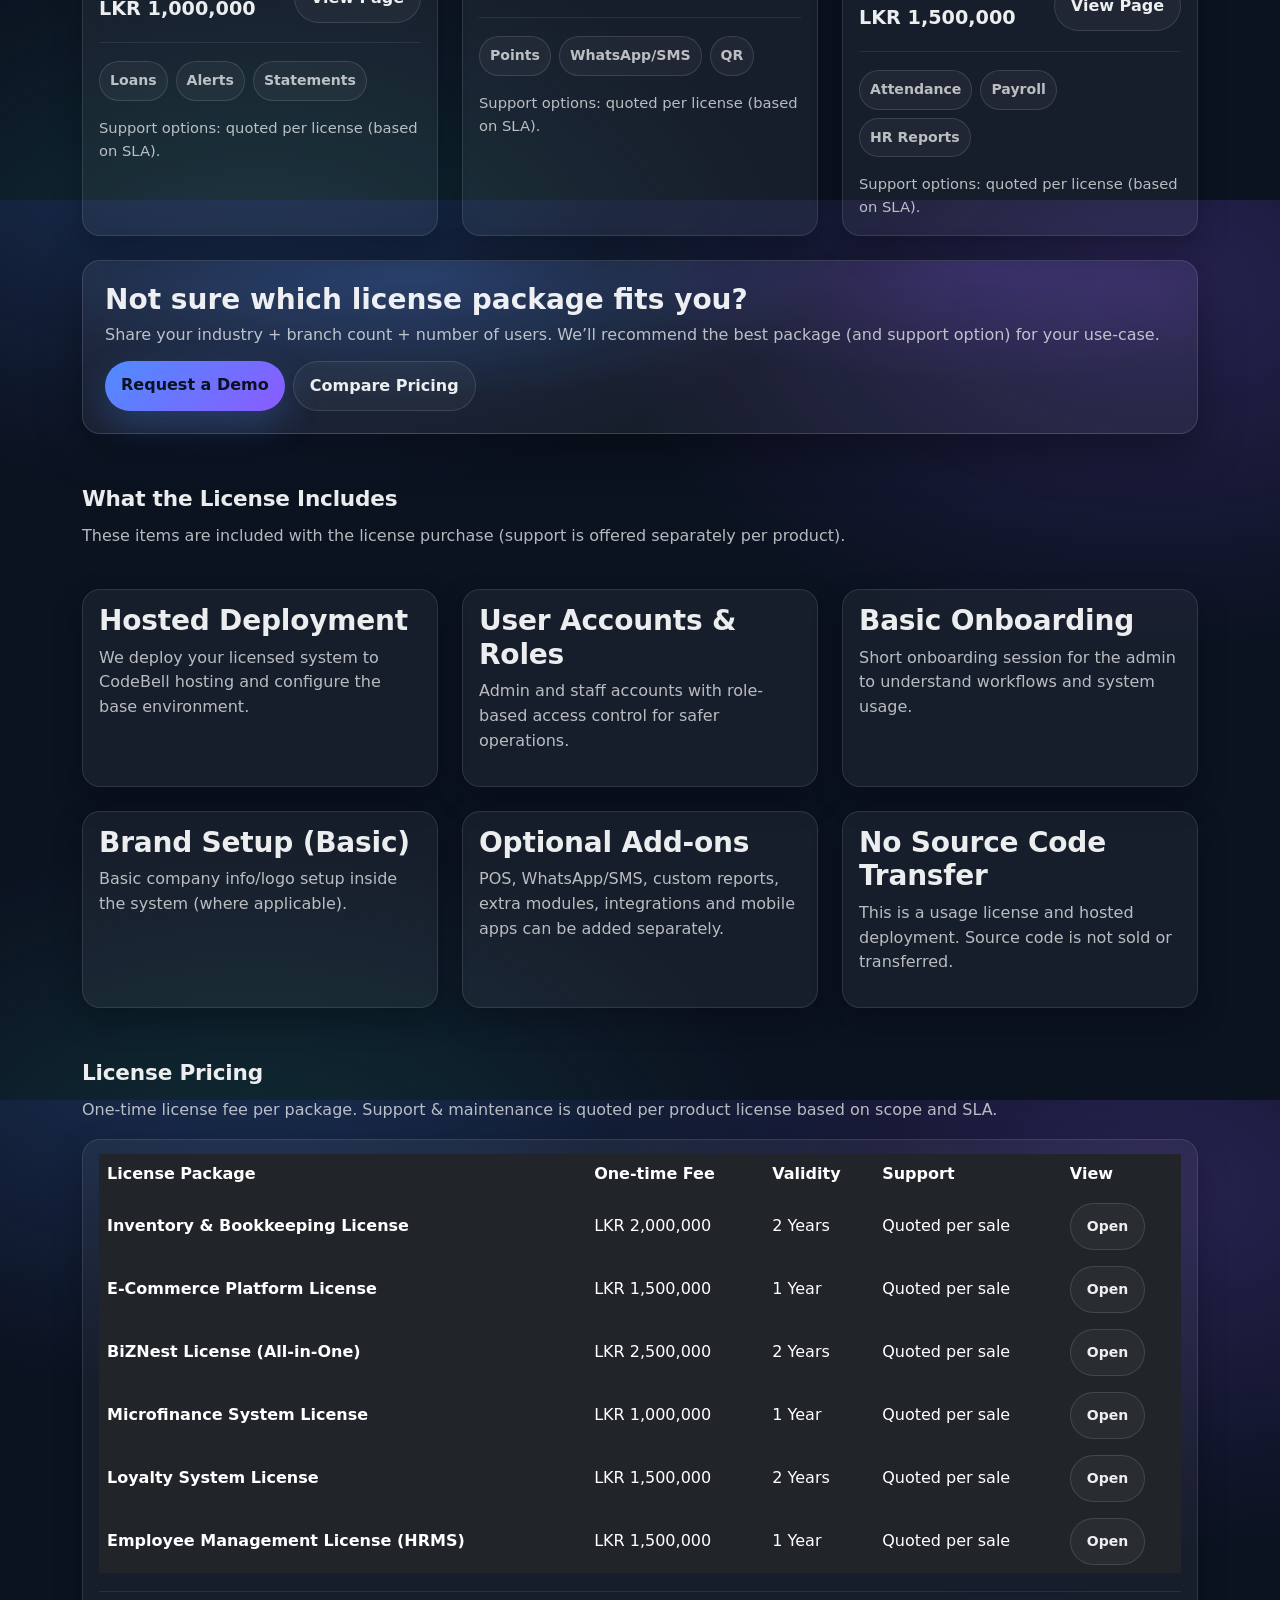
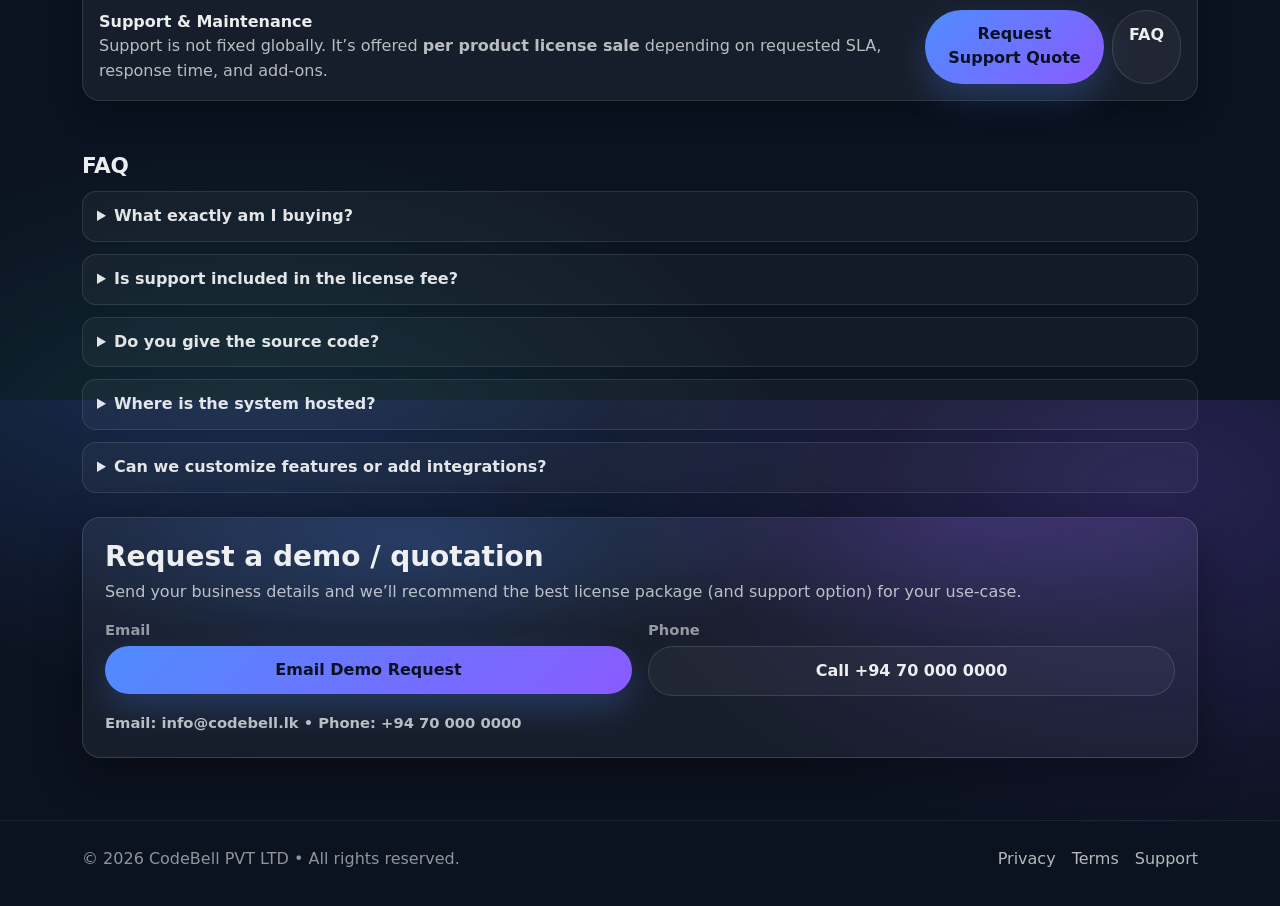
<file: codebell-products/index.html>
<!DOCTYPE html>
<html lang="en">
<head>
  <meta charset="utf-8" />
  <meta name="viewport" content="width=device-width, initial-scale=1" />

  <title>CodeBell Software License Packages | Inventory, E-Commerce, BiZNest, Microfinance, Loyalty, HRMS</title>
  <meta name="description" content="Buy official usage licenses for CodeBell business software systems: Inventory & Bookkeeping, E-Commerce Platform, BiZNest, Microfinance, Loyalty and HRMS. One-time license fee, hosted deployment, optional support packages per product." />
  <link rel="canonical" href="https://codebell.lk/index.html" />

  <!-- Open Graph -->
  <meta property="og:title" content="CodeBell Software License Packages" />
  <meta property="og:description" content="License packages for CodeBell business systems. One-time fee, cloud deployment, and support packages available per product." />
  <meta property="og:type" content="website" />

  <!-- Bootstrap + Custom CSS -->
  <link href="https://cdn.jsdelivr.net/npm/bootstrap@5.3.3/dist/css/bootstrap.min.css" rel="stylesheet">
  <link href="styles.css" rel="stylesheet">

  <!-- Schema: Organization -->
  <script type="application/ld+json">
  {
    "@context":"https://schema.org",
    "@type":"Organization",
    "name":"CodeBell PVT LTD",
    "url":"https://codebell.lk",
    "email":"info@codebell.lk",
    "telephone":"+94-70-000-0000"
  }
  </script>

  <!-- Schema: OfferCatalog (License Packages) -->
  <script type="application/ld+json">
  {
    "@context":"https://schema.org",
    "@type":"OfferCatalog",
    "name":"CodeBell Software License Packages",
    "itemListElement":[
      {
        "@type":"Offer",
        "name":"Inventory & Bookkeeping System License",
        "priceCurrency":"LKR",
        "price":"2000000",
        "availability":"https://schema.org/InStock",
        "url":"https://codebell.lk/inventory.html"
      },
      {
        "@type":"Offer",
        "name":"E-Commerce Web Platform License",
        "priceCurrency":"LKR",
        "price":"1500000",
        "availability":"https://schema.org/InStock",
        "url":"https://codebell.lk/ecommerce.html"
      },
      {
        "@type":"Offer",
        "name":"BiZNest All-in-One Software License",
        "priceCurrency":"LKR",
        "price":"2500000",
        "availability":"https://schema.org/InStock",
        "url":"https://codebell.lk/biznest.html"
      },
      {
        "@type":"Offer",
        "name":"Microfinance Management System License",
        "priceCurrency":"LKR",
        "price":"1000000",
        "availability":"https://schema.org/InStock",
        "url":"https://codebell.lk/microfinance.html"
      },
      {
        "@type":"Offer",
        "name":"Loyalty Membership Management System License",
        "priceCurrency":"LKR",
        "price":"1500000",
        "availability":"https://schema.org/InStock",
        "url":"https://codebell.lk/loyalty.html"
      },
      {
        "@type":"Offer",
        "name":"Employee Management System (HRMS) License",
        "priceCurrency":"LKR",
        "price":"1500000",
        "availability":"https://schema.org/InStock",
        "url":"https://codebell.lk/hrms.html"
      }
    ]
  }
  </script>

  <style>
    /* Landing-page-only enhancements */
    .cb-heroArt {
      border-radius: var(--radius-lg);
      border: 1px solid rgba(255,255,255,0.12);
      background: radial-gradient(700px 260px at 20% 10%, rgba(79,140,255,0.22), transparent 55%),
                  radial-gradient(650px 260px at 90% 0%, rgba(138,91,255,0.20), transparent 55%),
                  rgba(255,255,255,0.05);
      box-shadow: var(--shadow);
      padding: 18px;
      height: 100%;
      min-height: 240px;
      display: flex;
      flex-direction: column;
      justify-content: space-between;
    }
    .product-card { transition: transform 0.2s ease, background 0.2s ease; }
    .product-card:hover { transform: translateY(-4px); background: rgba(255,255,255,0.07); }

    .cb-tag {
      display:inline-flex;
      align-items:center;
      gap:8px;
      padding: 8px 10px;
      border-radius: 999px;
      border: 1px solid rgba(255,255,255,0.12);
      background: rgba(255,255,255,0.04);
      color: var(--cb-muted);
      font-weight: 700;
      font-size: 0.88rem;
      margin-right: 8px;
      margin-bottom: 8px;
      white-space: nowrap;
    }
    .cb-price-mini{ font-weight: 900; font-size: 1.2rem; }
    .cb-gridTitle{ font-weight: 900; letter-spacing: -0.2px; }

    .cb-faq details{
      border: 1px solid rgba(255,255,255,0.10);
      border-radius: var(--radius-md);
      background: rgba(255,255,255,0.04);
      padding: 12px 14px;
      margin-bottom: 12px;
    }
    .cb-faq summary{ cursor: pointer; font-weight: 800; color: rgba(255,255,255,0.88); }
    .cb-faq p{ color: var(--cb-muted); margin: 10px 0 0; }

    .cb-miniNote{
      color: var(--cb-muted);
      font-size: 0.92rem;
      margin: 0;
    }
  </style>
</head>

<body>
  <!-- Navbar -->
  <nav class="navbar navbar-expand-lg cb-nav">
    <div class="container">
      <a class="navbar-brand cb-brand" href="index.html">CodeBell <span>Licenses</span></a>

      <button class="navbar-toggler text-white" type="button" data-bs-toggle="collapse" data-bs-target="#cbNav">
        <span class="navbar-toggler-icon"></span>
      </button>

      <div class="collapse navbar-collapse" id="cbNav">
        <ul class="navbar-nav ms-auto gap-lg-2">
          <li class="nav-item"><a class="nav-link" href="#packages">License Packages</a></li>
          <li class="nav-item"><a class="nav-link" href="#license-includes">License Includes</a></li>
          <li class="nav-item"><a class="nav-link" href="#pricing">Pricing</a></li>
          <li class="nav-item"><a class="nav-link" href="#faq">FAQ</a></li>
        </ul>

        <div class="d-flex ms-lg-3 gap-2 mt-3 mt-lg-0">
          <a class="btn btn-cb-outline" href="#pricing">Compare</a>
          <a class="btn btn-cb" href="#contact">Request Demo</a>
        </div>
      </div>
    </div>
  </nav>

  <!-- HERO -->
  <header class="cb-hero">
    <div class="container">
      <div class="row g-4 align-items-center">
        <div class="col-lg-7">
          <div class="cb-badge">Usage Licenses • Cloud Deployment • One-time Fee</div>

          <h1>CodeBell Software License Packages</h1>

          <p class="cb-lead">
            Buy official <b>usage licenses</b> for CodeBell business software systems.
            You get hosted deployment and secure user access — <b>support/maintenance is offered per product license</b>.
          </p>

          <div class="d-flex flex-wrap gap-2 mt-3">
            <span class="cb-chip">One-time license fee</span>
            <span class="cb-chip">Hosted deployment</span>
            <span class="cb-chip">Role-based access</span>
            <span class="cb-chip">Optional add-ons</span>
          </div>

          <div class="d-flex flex-wrap gap-2 mt-4">
            <a class="btn btn-cb" href="#packages">View Packages</a>
            <a class="btn btn-cb-outline" href="#contact">Talk to Sales</a>
          </div>

          <p class="cb-small mt-3">
            Note: License fee covers usage rights + deployment. <b>Support packages are quoted per product</b> based on scope and SLA.
          </p>
        </div>

        <div class="col-lg-5">
          <div class="cb-heroArt">
            <div>
              <div class="cb-small">Top Picks</div>
              <div class="cb-divider"></div>

              <div class="d-flex flex-column gap-2">
                <div class="d-flex justify-content-between align-items-center">
                  <div class="fw-bold">BiZNest License</div>
                  <div class="cb-price-mini">LKR 2,500,000</div>
                </div>
                <div class="d-flex justify-content-between align-items-center">
                  <div class="fw-bold">Inventory License</div>
                  <div class="cb-price-mini">LKR 2,000,000</div>
                </div>
                <div class="d-flex justify-content-between align-items-center">
                  <div class="fw-bold">E-Commerce License</div>
                  <div class="cb-price-mini">LKR 1,500,000</div>
                </div>
              </div>

              <p class="cb-miniNote mt-3">
                Support options: available per package (Basic / Standard / Premium).
              </p>
            </div>

            <div class="d-grid gap-2">
              <a class="btn btn-cb" href="#pricing">Compare Prices</a>
              <a class="btn btn-cb-outline" href="#faq">See FAQ</a>
            </div>
          </div>
        </div>
      </div>
    </div>
  </header>

  <!-- LICENSE PACKAGES GRID -->
  <section class="cb-section" id="packages">
    <div class="container">
      <div class="d-flex justify-content-between align-items-end flex-wrap gap-2">
        <div>
          <h2 class="cb-sectionTitle">License Packages</h2>
          <p class="cb-muted mb-0">
            Each package is a <b>software usage license</b> with hosted deployment. Support & maintenance is offered per product sale (quoted separately).
          </p>
        </div>
      </div>

      <div class="row g-4 mt-1">
        <!-- Inventory -->
        <div class="col-md-6 col-lg-4">
          <div class="cb-card product-card h-100">
            <div class="cb-cardBody">
              <div class="cb-tag">Inventory</div>
              <h3 class="cb-gridTitle">Inventory & Bookkeeping License</h3>
              <p class="cb-muted">
                Usage license for Inventory & Bookkeeping system with hosted deployment, secure roles, and reporting.
              </p>

              <div class="d-flex justify-content-between align-items-center mt-3">
                <div>
                  <div class="cb-small">One-time License Fee</div>
                  <div class="cb-price-mini">LKR 2,000,000</div>
                </div>
                <a class="btn btn-cb-outline" href="inventory.html">View Page</a>
              </div>

              <div class="cb-divider"></div>

              <div class="d-flex flex-wrap">
                <span class="cb-tag">Stock In/Out</span>
                <span class="cb-tag">Wastage</span>
                <span class="cb-tag">Reports</span>
              </div>

              <p class="cb-miniNote mt-2">Support options: quoted per license (based on SLA).</p>
            </div>
          </div>
        </div>

        <!-- E-Commerce -->
        <div class="col-md-6 col-lg-4">
          <div class="cb-card product-card h-100">
            <div class="cb-cardBody">
              <div class="cb-tag">🛒 E-Commerce</div>
              <h3 class="cb-gridTitle">E-Commerce Platform License</h3>
              <p class="cb-muted">
                Usage license for CodeBell E-Commerce platform with hosted deployment, admin access, and storefront.
              </p>

              <div class="d-flex justify-content-between align-items-center mt-3">
                <div>
                  <div class="cb-small">One-time License Fee</div>
                  <div class="cb-price-mini">LKR 1,500,000</div>
                </div>
                <a class="btn btn-cb-outline" href="ecommerce.html">View Page</a>
              </div>

              <div class="cb-divider"></div>

              <div class="d-flex flex-wrap">
                <span class="cb-tag">Payments</span>
                <span class="cb-tag">Orders</span>
                <span class="cb-tag">SEO-ready</span>
              </div>

              <p class="cb-miniNote mt-2">Support options: quoted per license (based on SLA).</p>
            </div>
          </div>
        </div>

        <!-- BiZNest -->
        <div class="col-md-6 col-lg-4">
          <div class="cb-card product-card h-100">
            <div class="cb-cardBody">
              <div class="cb-tag">Flagship</div>
              <h3 class="cb-gridTitle">BiZNest License (All-in-One)</h3>
              <p class="cb-muted">
                Usage license for BiZNest suite with controlled access to modules like inventory, sales, HR, CRM and analytics.
              </p>

              <div class="d-flex justify-content-between align-items-center mt-3">
                <div>
                  <div class="cb-small">One-time License Fee</div>
                  <div class="cb-price-mini">LKR 2,500,000</div>
                </div>
                <a class="btn btn-cb-outline" href="biznest.html">View Page</a>
              </div>

              <div class="cb-divider"></div>

              <div class="d-flex flex-wrap">
                <span class="cb-tag">Inventory</span>
                <span class="cb-tag">HR</span>
                <span class="cb-tag">Dashboards</span>
              </div>

              <p class="cb-miniNote mt-2">Support options: quoted per license (based on SLA).</p>
            </div>
          </div>
        </div>

        <!-- Microfinance -->
        <div class="col-md-6 col-lg-4">
          <div class="cb-card product-card h-100">
            <div class="cb-cardBody">
              <div class="cb-tag">Finance</div>
              <h3 class="cb-gridTitle">Microfinance System License</h3>
              <p class="cb-muted">
                Usage license for microfinance operations: customers, loans, repayment schedules, statements and operational reports.
              </p>

              <div class="d-flex justify-content-between align-items-center mt-3">
                <div>
                  <div class="cb-small">One-time License Fee</div>
                  <div class="cb-price-mini">LKR 1,000,000</div>
                </div>
                <a class="btn btn-cb-outline" href="microfinance.html">View Page</a>
              </div>

              <div class="cb-divider"></div>

              <div class="d-flex flex-wrap">
                <span class="cb-tag">Loans</span>
                <span class="cb-tag">Alerts</span>
                <span class="cb-tag">Statements</span>
              </div>

              <p class="cb-miniNote mt-2">Support options: quoted per license (based on SLA).</p>
            </div>
          </div>
        </div>

        <!-- Loyalty -->
        <div class="col-md-6 col-lg-4">
          <div class="cb-card product-card h-100">
            <div class="cb-cardBody">
              <div class="cb-tag">Loyalty</div>
              <h3 class="cb-gridTitle">Loyalty System License</h3>
              <p class="cb-muted">
                Usage license for loyalty program management with membership, campaigns, and tracking features.
              </p>

              <div class="d-flex justify-content-between align-items-center mt-3">
                <div>
                  <div class="cb-small">One-time License Fee</div>
                  <div class="cb-price-mini">LKR 1,500,000</div>
                </div>
                <a class="btn btn-cb-outline" href="loyalty.html">View Page</a>
              </div>

              <div class="cb-divider"></div>

              <div class="d-flex flex-wrap">
                <span class="cb-tag">Points</span>
                <span class="cb-tag">WhatsApp/SMS</span>
                <span class="cb-tag">QR</span>
              </div>

              <p class="cb-miniNote mt-2">Support options: quoted per license (based on SLA).</p>
            </div>
          </div>
        </div>

        <!-- HRMS -->
        <div class="col-md-6 col-lg-4">
          <div class="cb-card product-card h-100">
            <div class="cb-cardBody">
              <div class="cb-tag">HRMS</div>
              <h3 class="cb-gridTitle">Employee Management License (HRMS)</h3>
              <p class="cb-muted">
                Usage license for employee profiles, attendance/leave tracking, payroll support, and HR reporting dashboards.
              </p>

              <div class="d-flex justify-content-between align-items-center mt-3">
                <div>
                  <div class="cb-small">One-time License Fee</div>
                  <div class="cb-price-mini">LKR 1,500,000</div>
                </div>
                <a class="btn btn-cb-outline" href="hrms.html">View Page</a>
              </div>

              <div class="cb-divider"></div>

              <div class="d-flex flex-wrap">
                <span class="cb-tag">Attendance</span>
                <span class="cb-tag">Payroll</span>
                <span class="cb-tag">HR Reports</span>
              </div>

              <p class="cb-miniNote mt-2">Support options: quoted per license (based on SLA).</p>
            </div>
          </div>
        </div>

      </div>

      <!-- CTA -->
      <div class="cb-cta mt-4">
        <h3>Not sure which license package fits you?</h3>
        <p>Share your industry + branch count + number of users. We’ll recommend the best package (and support option) for your use-case.</p>
        <div class="d-flex flex-wrap gap-2">
          <a class="btn btn-cb" href="#contact">Request a Demo</a>
          <a class="btn btn-cb-outline" href="#pricing">Compare Pricing</a>
        </div>
      </div>
    </div>
  </section>

  <!-- LICENSE INCLUDES -->
  <section class="cb-section" id="license-includes">
    <div class="container">
      <h2 class="cb-sectionTitle">What the License Includes</h2>
      <p class="cb-muted">These items are included with the license purchase (support is offered separately per product).</p>

      <div class="row g-4 mt-1">
        <div class="col-md-6 col-lg-4">
          <div class="cb-card h-100">
            <div class="cb-cardBody">
              <h3 class="cb-gridTitle">Hosted Deployment</h3>
              <p class="cb-muted">We deploy your licensed system to CodeBell hosting and configure the base environment.</p>
            </div>
          </div>
        </div>

        <div class="col-md-6 col-lg-4">
          <div class="cb-card h-100">
            <div class="cb-cardBody">
              <h3 class="cb-gridTitle">User Accounts & Roles</h3>
              <p class="cb-muted">Admin and staff accounts with role-based access control for safer operations.</p>
            </div>
          </div>
        </div>

        <div class="col-md-6 col-lg-4">
          <div class="cb-card h-100">
            <div class="cb-cardBody">
              <h3 class="cb-gridTitle">Basic Onboarding</h3>
              <p class="cb-muted">Short onboarding session for the admin to understand workflows and system usage.</p>
            </div>
          </div>
        </div>

        <div class="col-md-6 col-lg-4">
          <div class="cb-card h-100">
            <div class="cb-cardBody">
              <h3 class="cb-gridTitle">Brand Setup (Basic)</h3>
              <p class="cb-muted">Basic company info/logo setup inside the system (where applicable).</p>
            </div>
          </div>
        </div>

        <div class="col-md-6 col-lg-4">
          <div class="cb-card h-100">
            <div class="cb-cardBody">
              <h3 class="cb-gridTitle">Optional Add-ons</h3>
              <p class="cb-muted">POS, WhatsApp/SMS, custom reports, extra modules, integrations and mobile apps can be added separately.</p>
            </div>
          </div>
        </div>

        <div class="col-md-6 col-lg-4">
          <div class="cb-card h-100">
            <div class="cb-cardBody">
              <h3 class="cb-gridTitle">No Source Code Transfer</h3>
              <p class="cb-muted">This is a usage license and hosted deployment. Source code is not sold or transferred.</p>
            </div>
          </div>
        </div>
      </div>
    </div>
  </section>

  <!-- PRICING TABLE -->
  <section class="cb-section" id="pricing">
    <div class="container">
      <h2 class="cb-sectionTitle">License Pricing</h2>
      <p class="cb-muted">
        One-time license fee per package. Support & maintenance is quoted per product license based on scope and SLA.
      </p>

      <div class="cb-card">
        <div class="cb-cardBody">
          <div class="table-responsive">
            <table class="table table-dark table-borderless align-middle mb-0">
              <thead>
                <tr style="color: rgba(255,255,255,0.85);">
                  <th>License Package</th>
                  <th>One-time Fee</th>
                  <th>Validity</th>
                  <th>Support</th>
                  <th>View</th>
                </tr>
              </thead>
              <tbody style="color: rgba(255,255,255,0.78);">
                <tr>
                  <td><b>Inventory & Bookkeeping License</b></td>
                  <td>LKR 2,000,000</td>
                  <td>2 Years</td>
                  <td>Quoted per sale</td>
                  <td><a class="btn btn-cb-outline btn-sm" href="inventory.html">Open</a></td>
                </tr>
                <tr>
                  <td><b>E-Commerce Platform License</b></td>
                  <td>LKR 1,500,000</td>
                  <td>1 Year</td>
                  <td>Quoted per sale</td>
                  <td><a class="btn btn-cb-outline btn-sm" href="ecommerce.html">Open</a></td>
                </tr>
                <tr>
                  <td><b>BiZNest License (All-in-One)</b></td>
                  <td>LKR 2,500,000</td>
                  <td>2 Years</td>
                  <td>Quoted per sale</td>
                  <td><a class="btn btn-cb-outline btn-sm" href="biznest.html">Open</a></td>
                </tr>
                <tr>
                  <td><b>Microfinance System License</b></td>
                  <td>LKR 1,000,000</td>
                  <td>1 Year</td>
                  <td>Quoted per sale</td>
                  <td><a class="btn btn-cb-outline btn-sm" href="microfinance.html">Open</a></td>
                </tr>
                <tr>
                  <td><b>Loyalty System License</b></td>
                  <td>LKR 1,500,000</td>
                  <td>2 Years</td>
                  <td>Quoted per sale</td>
                  <td><a class="btn btn-cb-outline btn-sm" href="loyalty.html">Open</a></td>
                </tr>
                <tr>
                  <td><b>Employee Management License (HRMS)</b></td>
                  <td>LKR 1,500,000</td>
                  <td>1 Year</td>
                  <td>Quoted per sale</td>
                  <td><a class="btn btn-cb-outline btn-sm" href="hrms.html">Open</a></td>
                </tr>
              </tbody>
            </table>
          </div>

          <div class="cb-divider"></div>

          <div class="d-flex flex-column flex-md-row justify-content-between gap-3" id="support">
            <div>
              <div class="fw-bold">Support & Maintenance</div>
              <div class="cb-muted">
                Support is not fixed globally. It’s offered <b>per product license sale</b> depending on requested SLA, response time, and add-ons.
              </div>
            </div>
            <div class="d-flex gap-2">
              <a class="btn btn-cb" href="#contact">Request Support Quote</a>
              <a class="btn btn-cb-outline" href="#faq">FAQ</a>
            </div>
          </div>

        </div>
      </div>
    </div>
  </section>

  <!-- FAQ -->
  <section class="cb-section" id="faq">
    <div class="container">
      <h2 class="cb-sectionTitle">FAQ</h2>

      <div class="cb-faq">
        <details>
          <summary>What exactly am I buying?</summary>
          <p>You are buying a usage license for a CodeBell software system, including hosted deployment and access during the validity period.</p>
        </details>

        <details>
          <summary>Is support included in the license fee?</summary>
          <p>Support is offered per product sale and is quoted separately based on SLA, scope, and add-ons.</p>
        </details>

        <details>
          <summary>Do you give the source code?</summary>
          <p>No. The license provides software usage rights and deployment. Source code is not sold or transferred.</p>
        </details>

        <details>
          <summary>Where is the system hosted?</summary>
          <p>The system is hosted under CodeBell deployment by default. Private hosting and special environments can be quoted.</p>
        </details>

        <details>
          <summary>Can we customize features or add integrations?</summary>
          <p>Yes. Custom modules, reports, workflows, WhatsApp/SMS, POS, and mobile apps can be added as paid enhancements.</p>
        </details>
      </div>

      <!-- Contact / CTA -->
      <div class="cb-cta mt-4" id="contact">
        <h3>Request a demo / quotation</h3>
        <p>Send your business details and we’ll recommend the best license package (and support option) for your use-case.</p>

        <div class="row g-3">
          <div class="col-md-6">
            <label class="cb-small mb-1">Email</label>
            <a class="btn btn-cb w-100"
               href="mailto:info@codebell.lk?subject=CodeBell%20License%20Demo%20Request&body=Hi%20CodeBell%20Team,%0A%0AI%20want%20a%20demo%20for:%20(Inventory%20/%20E-Commerce%20/%20BiZNest%20/%20Microfinance%20/%20Loyalty%20/%20HRMS)%0AIndustry:%0ABranches:%0AUsers:%0ARequested%20Support%20SLA:%20(Basic%20/%20Standard%20/%20Premium)%0ARequired%20Add-ons:%0A%0AThanks">
              Email Demo Request
            </a>
          </div>
          <div class="col-md-6">
            <label class="cb-small mb-1">Phone</label>
            <a class="btn btn-cb-outline w-100" href="tel:+94700000000">Call +94 70 000 0000</a>
          </div>
        </div>

        <p class="mt-3 mb-0 cb-small">Email: info@codebell.lk • Phone: +94 70 000 0000</p>
      </div>
    </div>
  </section>

  <!-- Footer -->
  <footer class="cb-footer">
    <div class="container">
      <div class="d-flex flex-column flex-md-row justify-content-between gap-2">
        <div>© <span id="year"></span> CodeBell PVT LTD • All rights reserved.</div>
        <div class="d-flex gap-3">
          <a href="#">Privacy</a>
          <a href="#">Terms</a>
          <a href="#">Support</a>
        </div>
      </div>
    </div>
  </footer>

  <script src="https://cdn.jsdelivr.net/npm/bootstrap@5.3.3/dist/js/bootstrap.bundle.min.js"></script>
  <script>
    document.getElementById("year").textContent = new Date().getFullYear();
  </script>
</body>
</html>
</file>
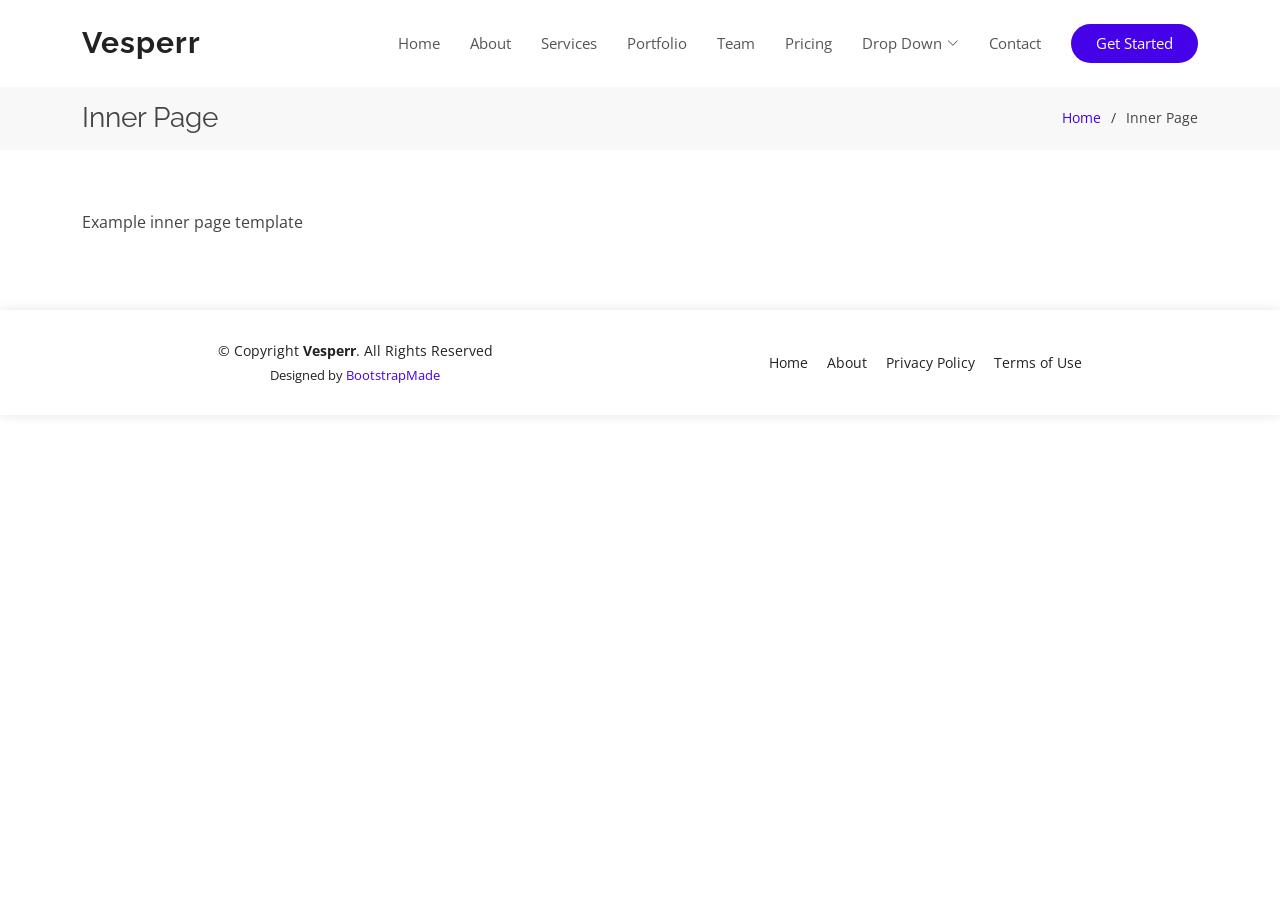
<file: inner-page.html>
<!DOCTYPE html>
<html lang="en">

<head>
  <meta charset="utf-8">
  <meta content="width=device-width, initial-scale=1.0" name="viewport">

  <title>Inner Page - Vesperr Bootstrap Template</title>
  <meta content="" name="description">
  <meta content="" name="keywords">

  <!-- Favicons -->
  <link href="assets/img/favicon.png" rel="icon">
  <link href="assets/img/apple-touch-icon.png" rel="apple-touch-icon">

  <!-- Google Fonts -->
  <link href="https://fonts.googleapis.com/css?family=Open+Sans:300,300i,400,400i,600,600i,700,700i|Raleway:300,300i,400,400i,500,500i,600,600i,700,700i|Poppins:300,300i,400,400i,500,500i,600,600i,700,700i" rel="stylesheet">

  <!-- Vendor CSS Files -->
  <link href="assets/vendor/aos/aos.css" rel="stylesheet">
  <link href="assets/vendor/bootstrap/css/bootstrap.min.css" rel="stylesheet">
  <link href="assets/vendor/bootstrap-icons/bootstrap-icons.css" rel="stylesheet">
  <link href="assets/vendor/boxicons/css/boxicons.min.css" rel="stylesheet">
  <link href="assets/vendor/glightbox/css/glightbox.min.css" rel="stylesheet">
  <link href="assets/vendor/remixicon/remixicon.css" rel="stylesheet">
  <link href="assets/vendor/swiper/swiper-bundle.min.css" rel="stylesheet">

  <!-- Template Main CSS File -->
  <link href="assets/css/style.css" rel="stylesheet">

  <!-- =======================================================
  * Template Name: Vesperr
  * Updated: Jan 29 2024 with Bootstrap v5.3.2
  * Template URL: https://bootstrapmade.com/vesperr-free-bootstrap-template/
  * Author: BootstrapMade.com
  * License: https://bootstrapmade.com/license/
  ======================================================== -->
</head>

<body>

  <!-- ======= Header ======= -->
  <header id="header" class="fixed-top d-flex align-items-center">
    <div class="container d-flex align-items-center justify-content-between">

      <div class="logo">
        <h1><a href="index.html">Vesperr</a></h1>
        <!-- Uncomment below if you prefer to use an image logo -->
        <!-- <a href="index.html"><img src="assets/img/logo.png" alt="" class="img-fluid"></a>-->
      </div>

      <nav id="navbar" class="navbar">
        <ul>
          <li><a class="nav-link scrollto " href="#hero">Home</a></li>
          <li><a class="nav-link scrollto" href="#about">About</a></li>
          <li><a class="nav-link scrollto" href="#services">Services</a></li>
          <li><a class="nav-link scrollto " href="#portfolio">Portfolio</a></li>
          <li><a class="nav-link scrollto" href="#team">Team</a></li>
          <li><a class="nav-link scrollto" href="#pricing">Pricing</a></li>
          <li class="dropdown"><a href="#"><span>Drop Down</span> <i class="bi bi-chevron-down"></i></a>
            <ul>
              <li><a href="#">Drop Down 1</a></li>
              <li class="dropdown"><a href="#"><span>Deep Drop Down</span> <i class="bi bi-chevron-right"></i></a>
                <ul>
                  <li><a href="#">Deep Drop Down 1</a></li>
                  <li><a href="#">Deep Drop Down 2</a></li>
                  <li><a href="#">Deep Drop Down 3</a></li>
                  <li><a href="#">Deep Drop Down 4</a></li>
                  <li><a href="#">Deep Drop Down 5</a></li>
                </ul>
              </li>
              <li><a href="#">Drop Down 2</a></li>
              <li><a href="#">Drop Down 3</a></li>
              <li><a href="#">Drop Down 4</a></li>
            </ul>
          </li>
          <li><a class="nav-link scrollto" href="#contact">Contact</a></li>
          <li><a class="getstarted scrollto" href="#about">Get Started</a></li>
        </ul>
        <i class="bi bi-list mobile-nav-toggle"></i>
      </nav><!-- .navbar -->

    </div>
  </header><!-- End Header -->

  <main id="main">

    <!-- ======= Breadcrumbs Section ======= -->
    <section class="breadcrumbs">
      <div class="container">

        <div class="d-flex justify-content-between align-items-center">
          <h2>Inner Page</h2>
          <ol>
            <li><a href="index.html">Home</a></li>
            <li>Inner Page</li>
          </ol>
        </div>

      </div>
    </section><!-- End Breadcrumbs Section -->

    <section class="inner-page">
      <div class="container">
        <p>
          Example inner page template
        </p>
      </div>
    </section>

  </main><!-- End #main -->

  <!-- ======= Footer ======= -->
  <footer id="footer">
    <div class="container">
      <div class="row d-flex align-items-center">
        <div class="col-lg-6 text-lg-left text-center">
          <div class="copyright">
            &copy; Copyright <strong>Vesperr</strong>. All Rights Reserved
          </div>
          <div class="credits">
            <!-- All the links in the footer should remain intact. -->
            <!-- You can delete the links only if you purchased the pro version. -->
            <!-- Licensing information: https://bootstrapmade.com/license/ -->
            <!-- Purchase the pro version with working PHP/AJAX contact form: https://bootstrapmade.com/vesperr-free-bootstrap-template/ -->
            Designed by <a href="https://bootstrapmade.com/">BootstrapMade</a>
          </div>
        </div>
        <div class="col-lg-6">
          <nav class="footer-links text-lg-right text-center pt-2 pt-lg-0">
            <a href="#intro" class="scrollto">Home</a>
            <a href="#about" class="scrollto">About</a>
            <a href="#">Privacy Policy</a>
            <a href="#">Terms of Use</a>
          </nav>
        </div>
      </div>
    </div>
  </footer><!-- End Footer -->

  <a href="#" class="back-to-top d-flex align-items-center justify-content-center"><i class="bi bi-arrow-up-short"></i></a>

  <!-- Vendor JS Files -->
  <script src="assets/vendor/purecounter/purecounter_vanilla.js"></script>
  <script src="assets/vendor/aos/aos.js"></script>
  <script src="assets/vendor/bootstrap/js/bootstrap.bundle.min.js"></script>
  <script src="assets/vendor/glightbox/js/glightbox.min.js"></script>
  <script src="assets/vendor/isotope-layout/isotope.pkgd.min.js"></script>
  <script src="assets/vendor/swiper/swiper-bundle.min.js"></script>
  <script src="assets/vendor/php-email-form/validate.js"></script>

  <!-- Template Main JS File -->
  <script src="assets/js/main.js"></script>

</body>

</html>
</file>
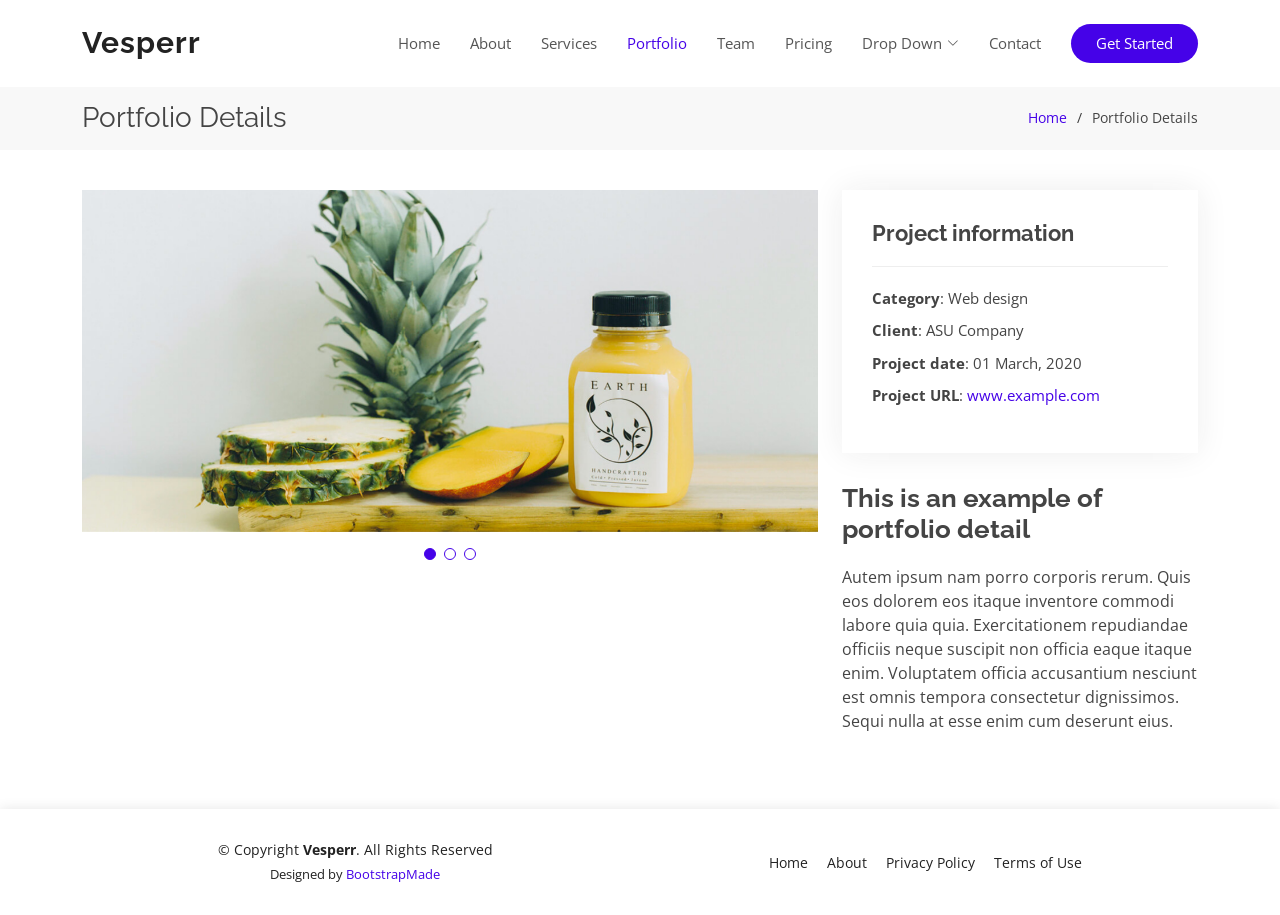
<file: portfolio-details.html>
<!DOCTYPE html>
<html lang="en">

<head>
  <meta charset="utf-8">
  <meta content="width=device-width, initial-scale=1.0" name="viewport">

  <title>Portfolio Details - Vesperr Bootstrap Template</title>
  <meta content="" name="description">
  <meta content="" name="keywords">

  <!-- Favicons -->
  <link href="assets/img/favicon.png" rel="icon">
  <link href="assets/img/apple-touch-icon.png" rel="apple-touch-icon">

  <!-- Google Fonts -->
  <link href="https://fonts.googleapis.com/css?family=Open+Sans:300,300i,400,400i,600,600i,700,700i|Raleway:300,300i,400,400i,500,500i,600,600i,700,700i|Poppins:300,300i,400,400i,500,500i,600,600i,700,700i" rel="stylesheet">

  <!-- Vendor CSS Files -->
  <link href="assets/vendor/aos/aos.css" rel="stylesheet">
  <link href="assets/vendor/bootstrap/css/bootstrap.min.css" rel="stylesheet">
  <link href="assets/vendor/bootstrap-icons/bootstrap-icons.css" rel="stylesheet">
  <link href="assets/vendor/boxicons/css/boxicons.min.css" rel="stylesheet">
  <link href="assets/vendor/glightbox/css/glightbox.min.css" rel="stylesheet">
  <link href="assets/vendor/remixicon/remixicon.css" rel="stylesheet">
  <link href="assets/vendor/swiper/swiper-bundle.min.css" rel="stylesheet">

  <!-- Template Main CSS File -->
  <link href="assets/css/style.css" rel="stylesheet">

  <!-- =======================================================
  * Template Name: Vesperr
  * Updated: Jan 29 2024 with Bootstrap v5.3.2
  * Template URL: https://bootstrapmade.com/vesperr-free-bootstrap-template/
  * Author: BootstrapMade.com
  * License: https://bootstrapmade.com/license/
  ======================================================== -->
</head>

<body>

  <!-- ======= Header ======= -->
  <header id="header" class="fixed-top d-flex align-items-center">
    <div class="container d-flex align-items-center justify-content-between">

      <div class="logo">
        <h1><a href="index.html">Vesperr</a></h1>
        <!-- Uncomment below if you prefer to use an image logo -->
        <!-- <a href="index.html"><img src="assets/img/logo.png" alt="" class="img-fluid"></a>-->
      </div>

      <nav id="navbar" class="navbar">
        <ul>
          <li><a class="nav-link scrollto " href="#hero">Home</a></li>
          <li><a class="nav-link scrollto" href="#about">About</a></li>
          <li><a class="nav-link scrollto" href="#services">Services</a></li>
          <li><a class="nav-link scrollto active" href="#portfolio">Portfolio</a></li>
          <li><a class="nav-link scrollto" href="#team">Team</a></li>
          <li><a class="nav-link scrollto" href="#pricing">Pricing</a></li>
          <li class="dropdown"><a href="#"><span>Drop Down</span> <i class="bi bi-chevron-down"></i></a>
            <ul>
              <li><a href="#">Drop Down 1</a></li>
              <li class="dropdown"><a href="#"><span>Deep Drop Down</span> <i class="bi bi-chevron-right"></i></a>
                <ul>
                  <li><a href="#">Deep Drop Down 1</a></li>
                  <li><a href="#">Deep Drop Down 2</a></li>
                  <li><a href="#">Deep Drop Down 3</a></li>
                  <li><a href="#">Deep Drop Down 4</a></li>
                  <li><a href="#">Deep Drop Down 5</a></li>
                </ul>
              </li>
              <li><a href="#">Drop Down 2</a></li>
              <li><a href="#">Drop Down 3</a></li>
              <li><a href="#">Drop Down 4</a></li>
            </ul>
          </li>
          <li><a class="nav-link scrollto" href="#contact">Contact</a></li>
          <li><a class="getstarted scrollto" href="#about">Get Started</a></li>
        </ul>
        <i class="bi bi-list mobile-nav-toggle"></i>
      </nav><!-- .navbar -->

    </div>
  </header><!-- End Header -->

  <main id="main">

    <!-- ======= Breadcrumbs ======= -->
    <section id="breadcrumbs" class="breadcrumbs">
      <div class="container">

        <div class="d-flex justify-content-between align-items-center">
          <h2>Portfolio Details</h2>
          <ol>
            <li><a href="index.html">Home</a></li>
            <li>Portfolio Details</li>
          </ol>
        </div>

      </div>
    </section><!-- End Breadcrumbs -->

    <!-- ======= Portfolio Details Section ======= -->
    <section id="portfolio-details" class="portfolio-details">
      <div class="container">

        <div class="row gy-4">

          <div class="col-lg-8">
            <div class="portfolio-details-slider swiper">
              <div class="swiper-wrapper align-items-center">

                <div class="swiper-slide">
                  <img src="assets/img/portfolio/portfolio-details-1.jpg" alt="">
                </div>

                <div class="swiper-slide">
                  <img src="assets/img/portfolio/portfolio-details-2.jpg" alt="">
                </div>

                <div class="swiper-slide">
                  <img src="assets/img/portfolio/portfolio-details-3.jpg" alt="">
                </div>

              </div>
              <div class="swiper-pagination"></div>
            </div>
          </div>

          <div class="col-lg-4">
            <div class="portfolio-info">
              <h3>Project information</h3>
              <ul>
                <li><strong>Category</strong>: Web design</li>
                <li><strong>Client</strong>: ASU Company</li>
                <li><strong>Project date</strong>: 01 March, 2020</li>
                <li><strong>Project URL</strong>: <a href="#">www.example.com</a></li>
              </ul>
            </div>
            <div class="portfolio-description">
              <h2>This is an example of portfolio detail</h2>
              <p>
                Autem ipsum nam porro corporis rerum. Quis eos dolorem eos itaque inventore commodi labore quia quia. Exercitationem repudiandae officiis neque suscipit non officia eaque itaque enim. Voluptatem officia accusantium nesciunt est omnis tempora consectetur dignissimos. Sequi nulla at esse enim cum deserunt eius.
              </p>
            </div>
          </div>

        </div>

      </div>
    </section><!-- End Portfolio Details Section -->

  </main><!-- End #main -->

  <!-- ======= Footer ======= -->
  <footer id="footer">
    <div class="container">
      <div class="row d-flex align-items-center">
        <div class="col-lg-6 text-lg-left text-center">
          <div class="copyright">
            &copy; Copyright <strong>Vesperr</strong>. All Rights Reserved
          </div>
          <div class="credits">
            <!-- All the links in the footer should remain intact. -->
            <!-- You can delete the links only if you purchased the pro version. -->
            <!-- Licensing information: https://bootstrapmade.com/license/ -->
            <!-- Purchase the pro version with working PHP/AJAX contact form: https://bootstrapmade.com/vesperr-free-bootstrap-template/ -->
            Designed by <a href="https://bootstrapmade.com/">BootstrapMade</a>
          </div>
        </div>
        <div class="col-lg-6">
          <nav class="footer-links text-lg-right text-center pt-2 pt-lg-0">
            <a href="#intro" class="scrollto">Home</a>
            <a href="#about" class="scrollto">About</a>
            <a href="#">Privacy Policy</a>
            <a href="#">Terms of Use</a>
          </nav>
        </div>
      </div>
    </div>
  </footer><!-- End Footer -->

  <a href="#" class="back-to-top d-flex align-items-center justify-content-center"><i class="bi bi-arrow-up-short"></i></a>

  <!-- Vendor JS Files -->
  <script src="assets/vendor/purecounter/purecounter_vanilla.js"></script>
  <script src="assets/vendor/aos/aos.js"></script>
  <script src="assets/vendor/bootstrap/js/bootstrap.bundle.min.js"></script>
  <script src="assets/vendor/glightbox/js/glightbox.min.js"></script>
  <script src="assets/vendor/isotope-layout/isotope.pkgd.min.js"></script>
  <script src="assets/vendor/swiper/swiper-bundle.min.js"></script>
  <script src="assets/vendor/php-email-form/validate.js"></script>

  <!-- Template Main JS File -->
  <script src="assets/js/main.js"></script>

</body>

</html>
</file>
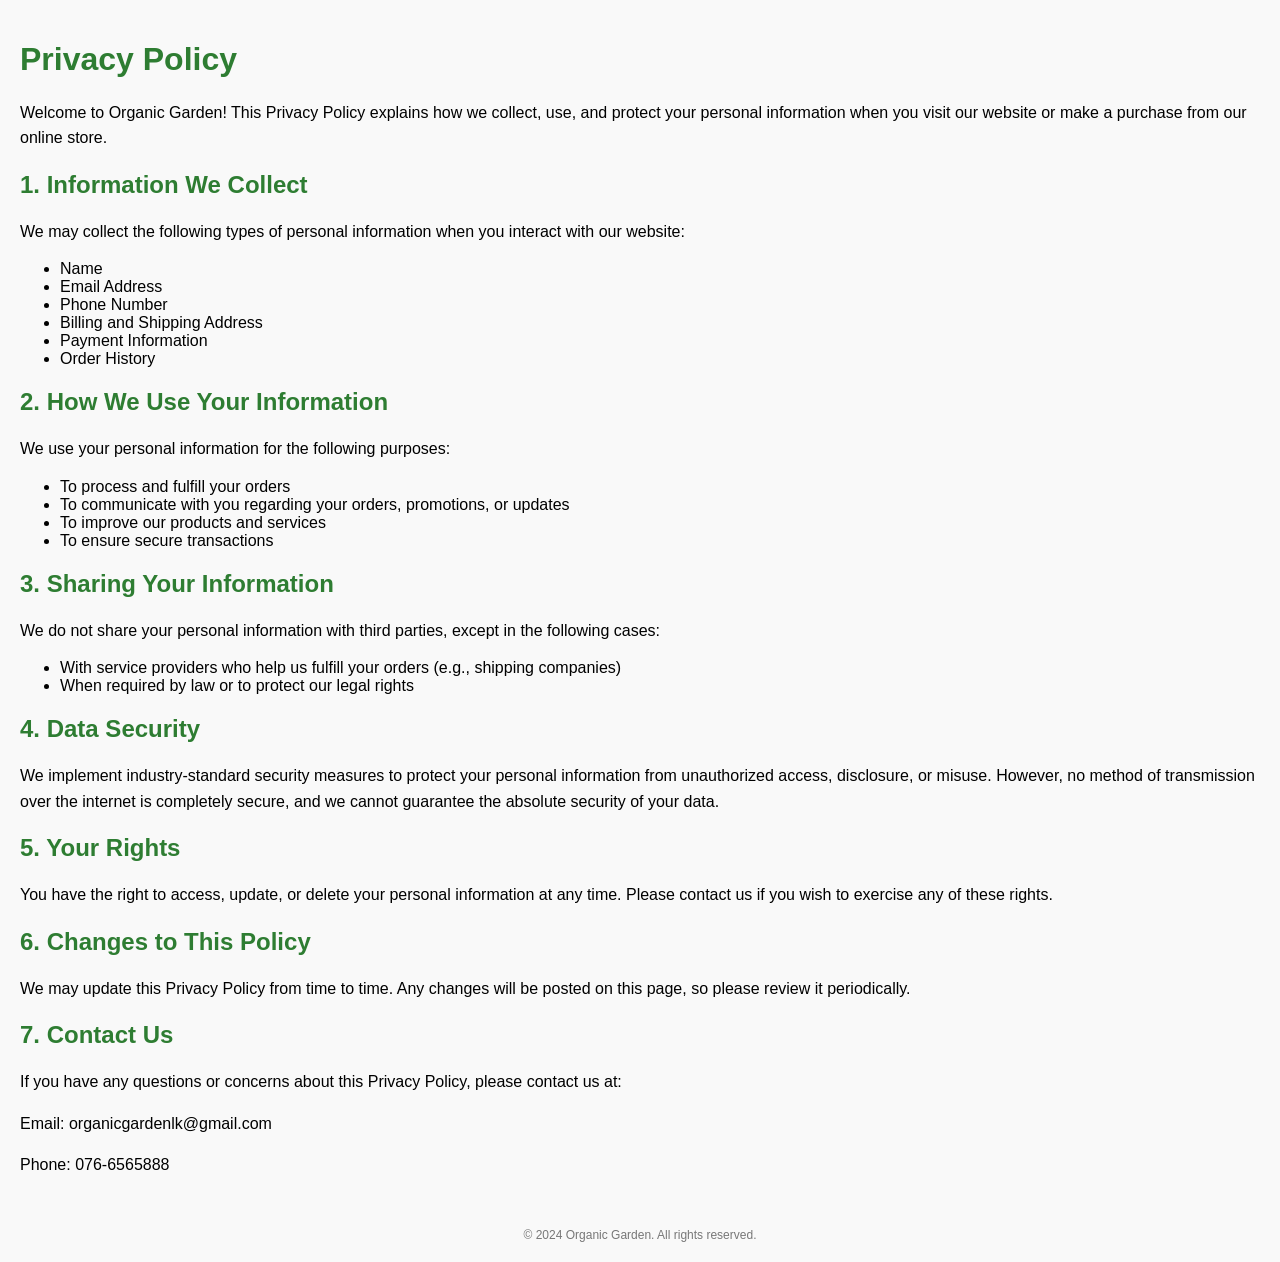
<file: assets/company pp/privacypo.html>
<!DOCTYPE html>
<html lang="en">
<head>
    <meta charset="UTF-8">
    <meta name="viewport" content="width=device-width, initial-scale=1.0">
    <meta http-equiv="X-UA-Compatible" content="ie=edge">
    <title>Privacy Policy - Organic Garden</title>
    <style>
        body {
            font-family: Arial, sans-serif;
            margin: 0;
            padding: 20px;
            background-color: #f9f9f9;
        }
        h1, h2 {
            color: #2e7d32;
        }
        p {
            font-size: 16px;
            line-height: 1.6;
        }
        footer {
            margin-top: 50px;
            text-align: center;
            font-size: 12px;
            color: #777;
        }
    </style>
</head>
<body>

    <h1>Privacy Policy</h1>

    <p>Welcome to Organic Garden! This Privacy Policy explains how we collect, use, and protect your personal information when you visit our website or make a purchase from our online store.</p>

    <h2>1. Information We Collect</h2>
    <p>We may collect the following types of personal information when you interact with our website:</p>
    <ul>
        <li>Name</li>
        <li>Email Address</li>
        <li>Phone Number</li>
        <li>Billing and Shipping Address</li>
        <li>Payment Information</li>
        <li>Order History</li>
    </ul>

    <h2>2. How We Use Your Information</h2>
    <p>We use your personal information for the following purposes:</p>
    <ul>
        <li>To process and fulfill your orders</li>
        <li>To communicate with you regarding your orders, promotions, or updates</li>
        <li>To improve our products and services</li>
        <li>To ensure secure transactions</li>
    </ul>

    <h2>3. Sharing Your Information</h2>
    <p>We do not share your personal information with third parties, except in the following cases:</p>
    <ul>
        <li>With service providers who help us fulfill your orders (e.g., shipping companies)</li>
        <li>When required by law or to protect our legal rights</li>
    </ul>

    <h2>4. Data Security</h2>
    <p>We implement industry-standard security measures to protect your personal information from unauthorized access, disclosure, or misuse. However, no method of transmission over the internet is completely secure, and we cannot guarantee the absolute security of your data.</p>

    <h2>5. Your Rights</h2>
    <p>You have the right to access, update, or delete your personal information at any time. Please contact us if you wish to exercise any of these rights.</p>

    <h2>6. Changes to This Policy</h2>
    <p>We may update this Privacy Policy from time to time. Any changes will be posted on this page, so please review it periodically.</p>

    <h2>7. Contact Us</h2>
    <p>If you have any questions or concerns about this Privacy Policy, please contact us at:</p>
    <p>Email: organicgardenlk@gmail.com</p>
    <p>Phone: 076-6565888</p>

    <footer>
        &copy; 2024 Organic Garden. All rights reserved.
    </footer>

</body>
</html>
</file>
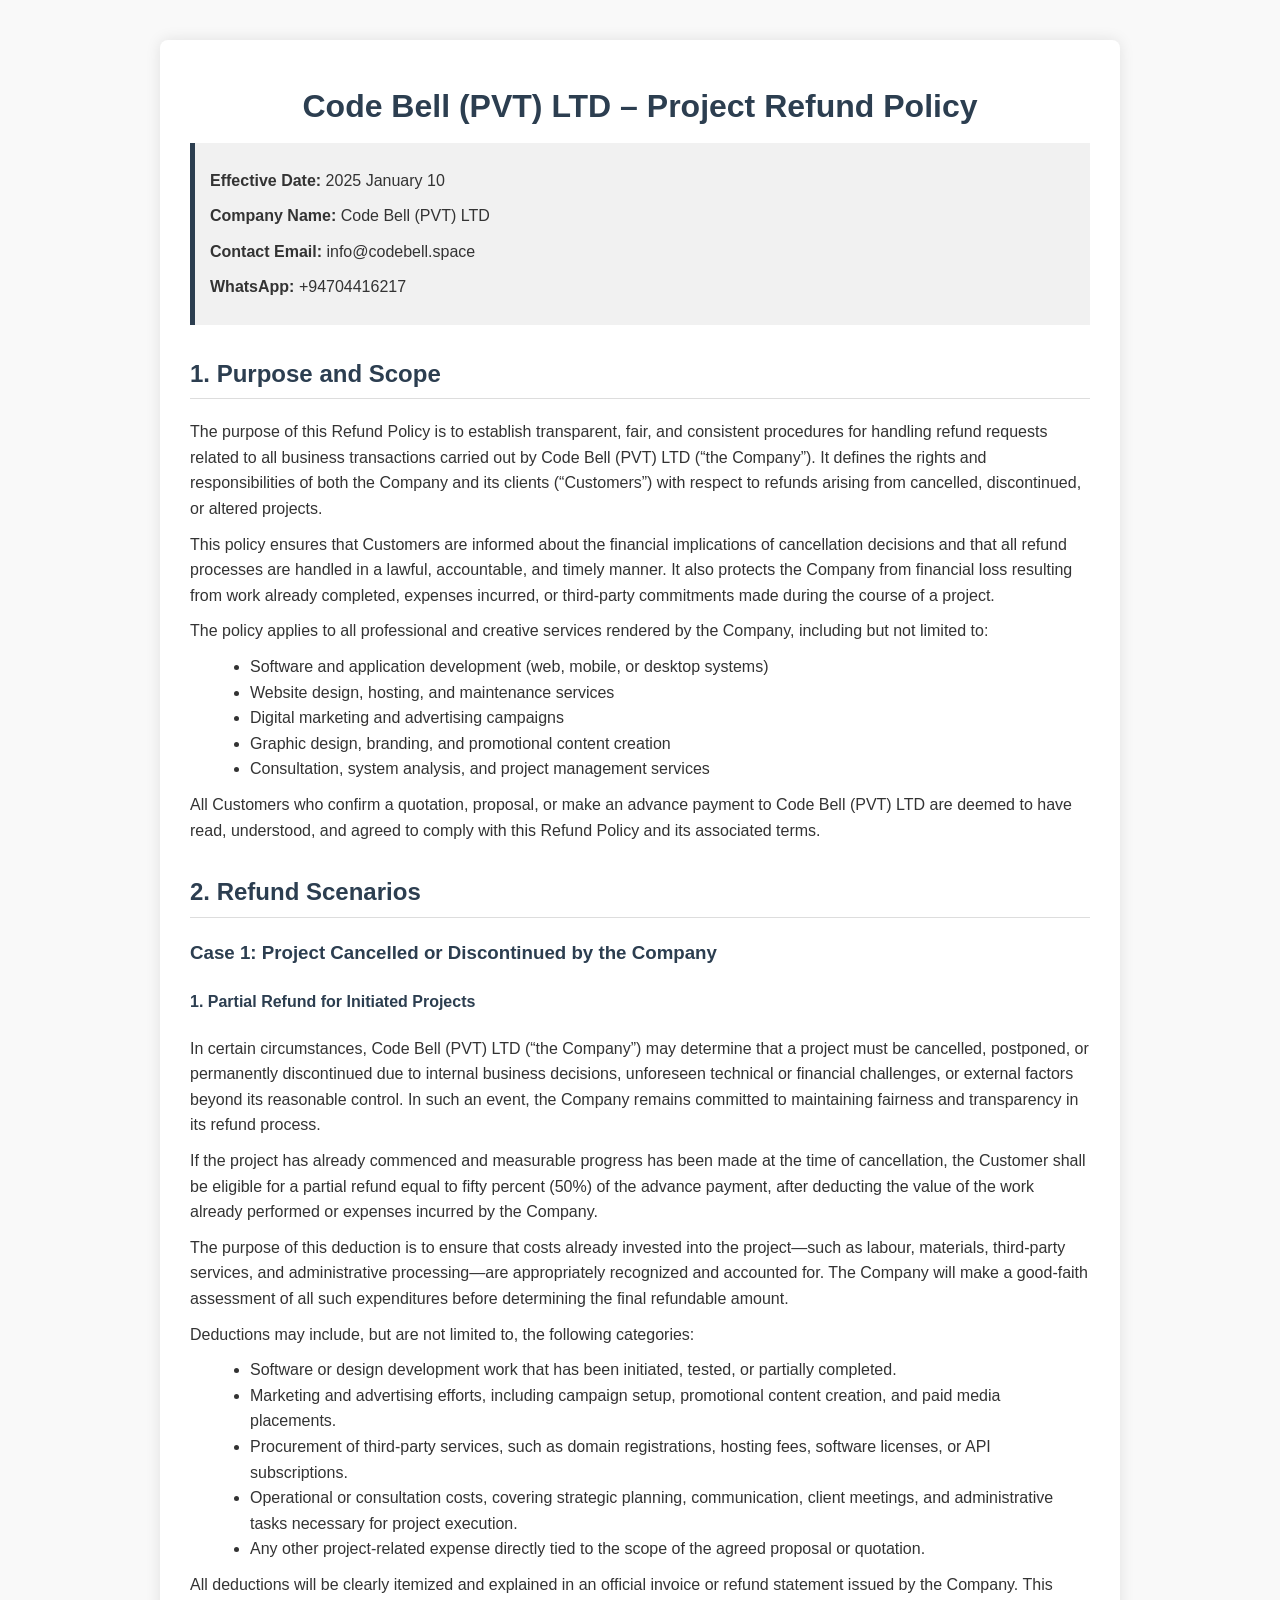
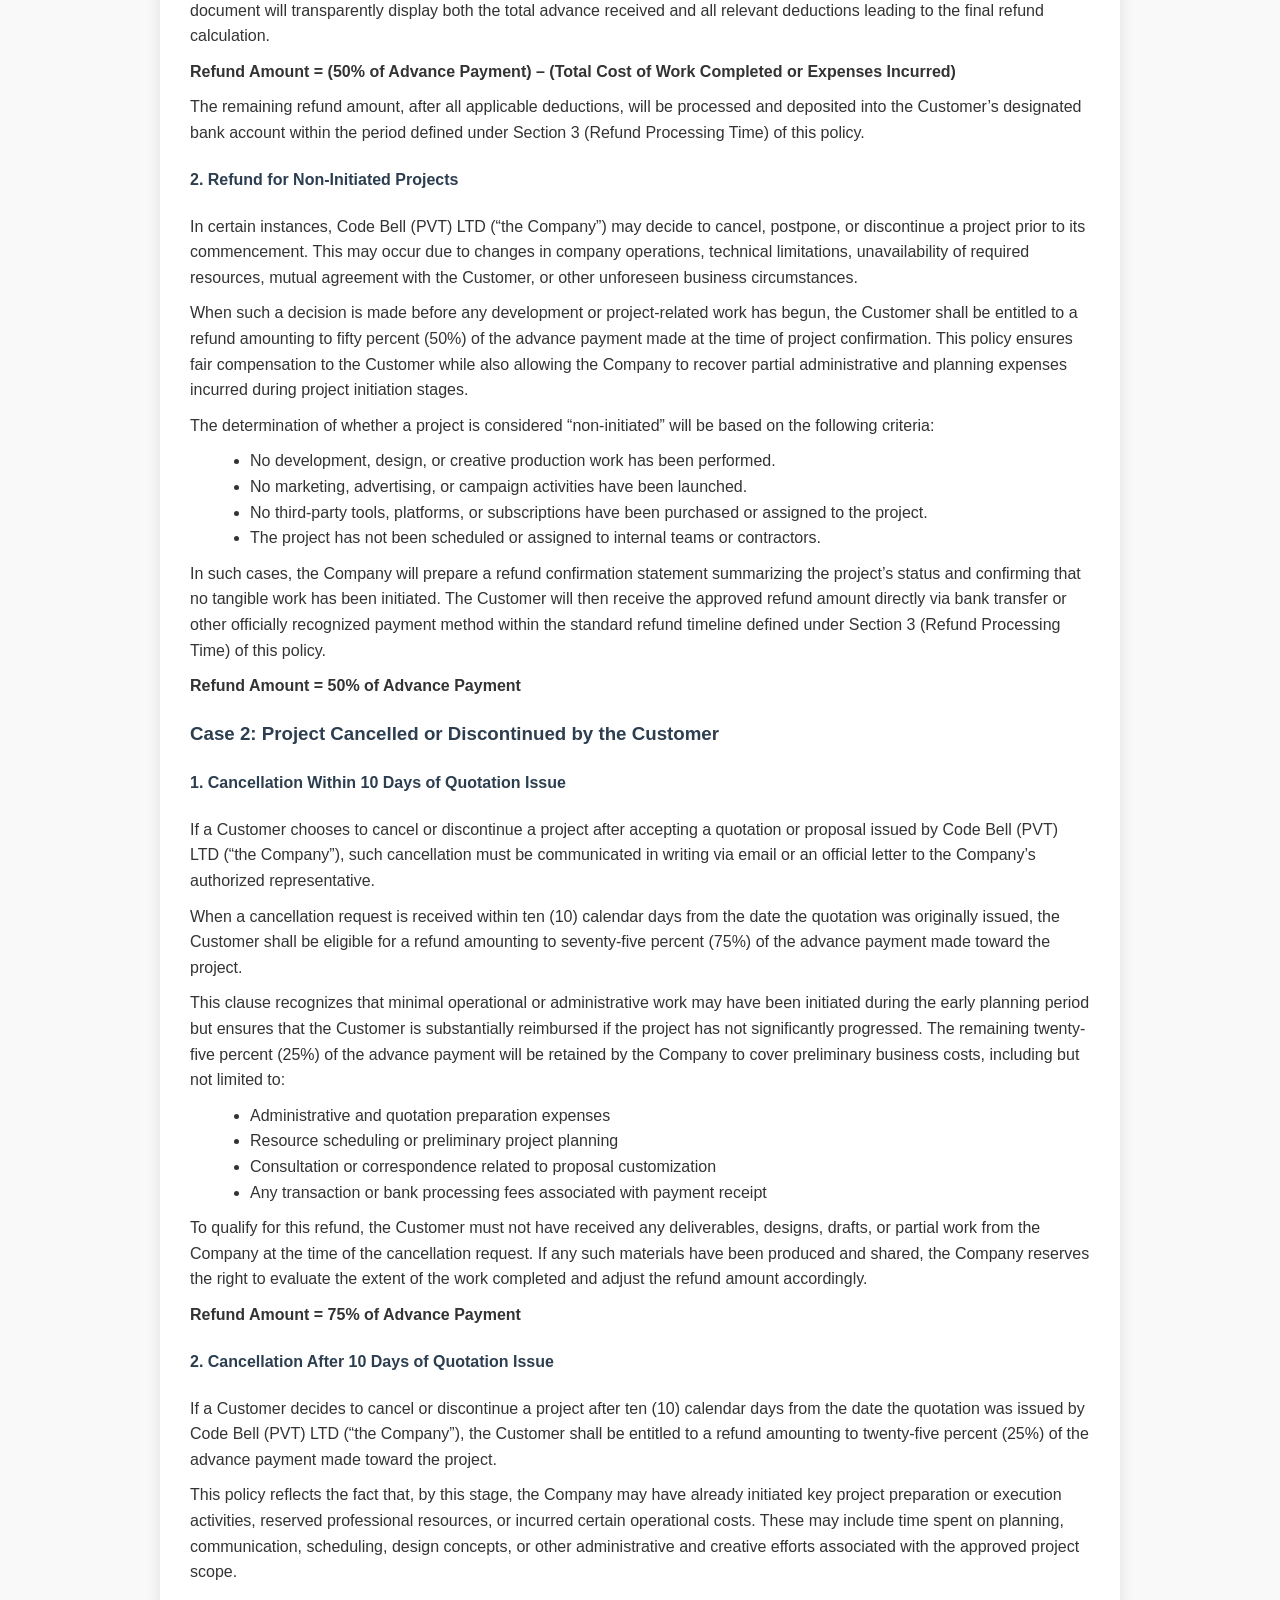
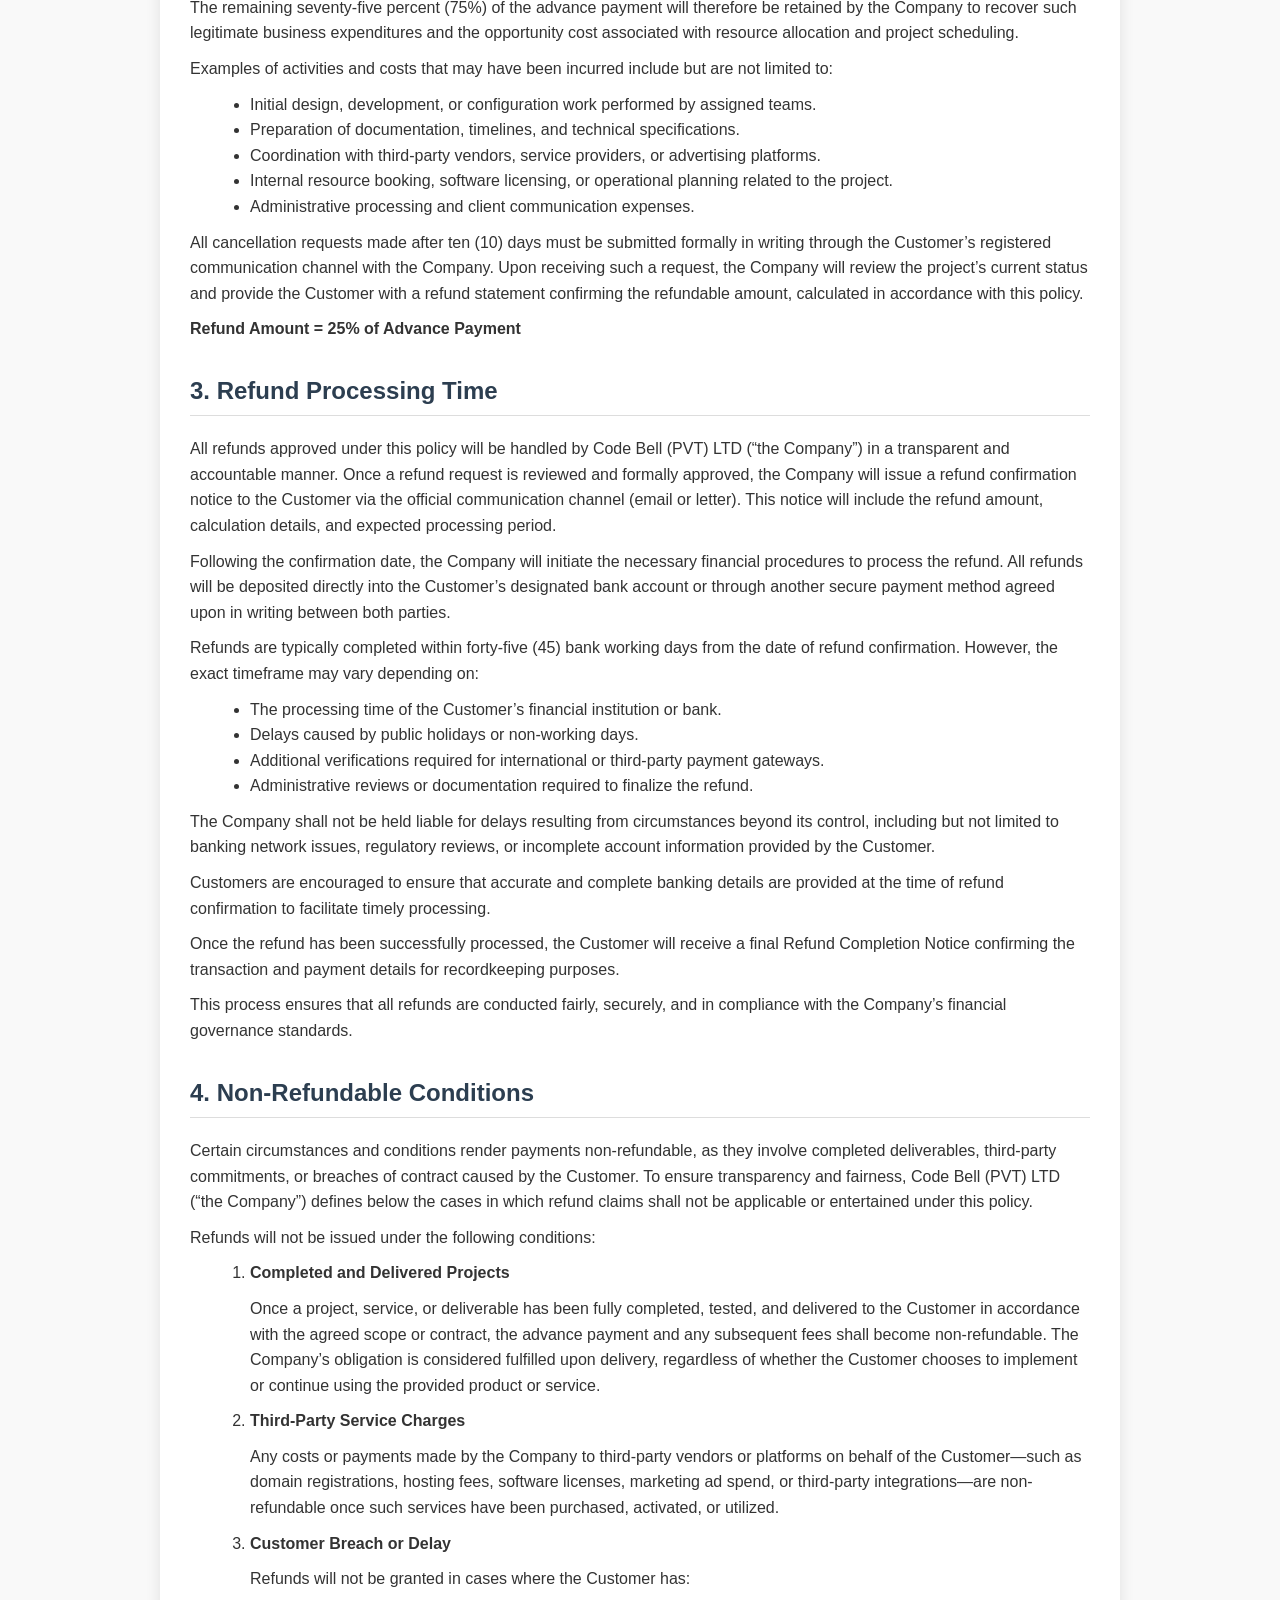
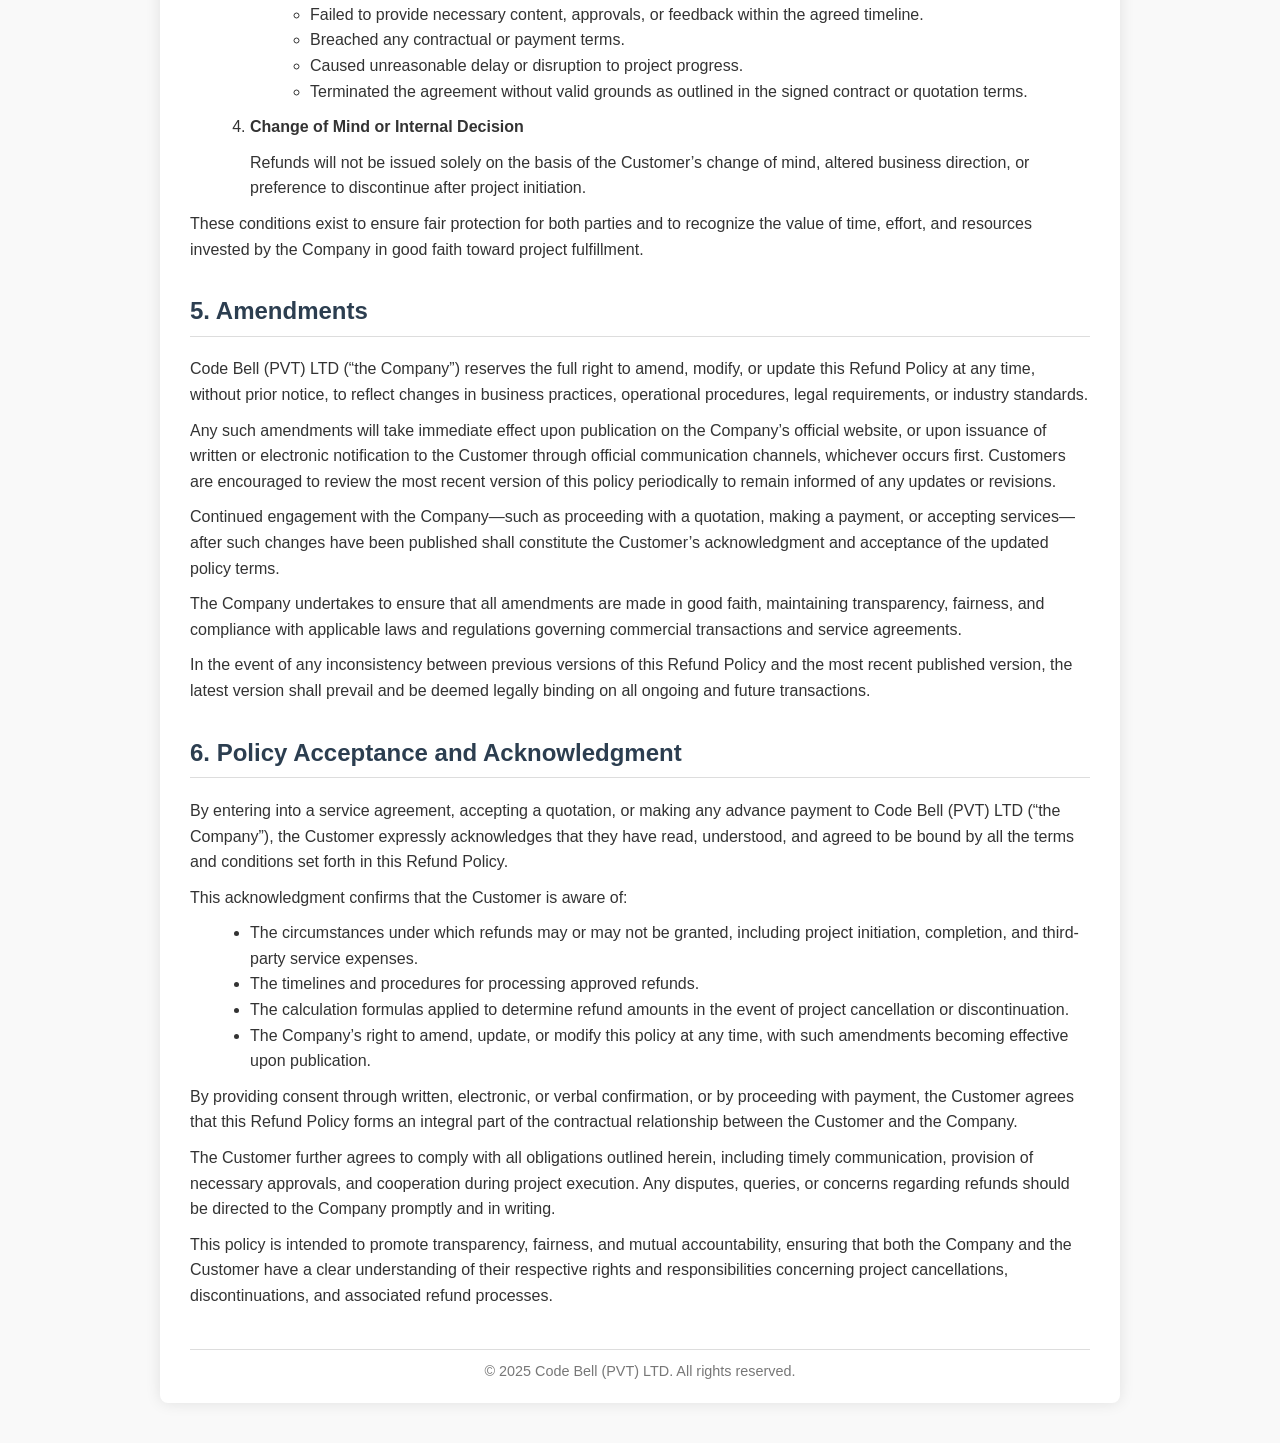
<file: assets/company pp/refund-policy.html>
<!DOCTYPE html>
<html lang="en">
<head>
    <meta charset="UTF-8">
    <meta name="viewport" content="width=device-width, initial-scale=1.0">
    <title>Code Bell (PVT) LTD – Project Refund Policy</title>
    <style>
        body {
            font-family: Arial, sans-serif;
            line-height: 1.6;
            margin: 0;
            padding: 0;
            background-color: #f9f9f9;
            color: #333;
        }
        .container {
            max-width: 900px;
            margin: 40px auto;
            padding: 20px 30px;
            background-color: #fff;
            box-shadow: 0 0 15px rgba(0,0,0,0.1);
            border-radius: 8px;
        }
        h1, h2, h3, h4 {
            color: #2c3e50;
        }
        h1 {
            text-align: center;
            margin-bottom: 10px;
        }
        h2 {
            margin-top: 30px;
            border-bottom: 1px solid #ddd;
            padding-bottom: 5px;
        }
        h3 {
            margin-top: 20px;
        }
        p {
            margin: 10px 0;
        }
        ul, ol {
            margin: 10px 0 10px 20px;
        }
        .contact-info {
            background-color: #f1f1f1;
            padding: 15px;
            border-left: 5px solid #2c3e50;
            margin-bottom: 20px;
        }
        .formula {
            font-weight: bold;
            margin: 10px 0;
        }
        footer {
            text-align: center;
            margin-top: 40px;
            padding-top: 10px;
            border-top: 1px solid #ddd;
            font-size: 0.9em;
            color: #777;
        }
    </style>
</head>
<body>
    <div class="container">
        <h1>Code Bell (PVT) LTD – Project Refund Policy</h1>
        <div class="contact-info">
            <p><strong>Effective Date:</strong> 2025 January 10</p>
            <p><strong>Company Name:</strong> Code Bell (PVT) LTD</p>
            <p><strong>Contact Email:</strong> info@codebell.space</p>
            <p><strong>WhatsApp:</strong> +94704416217</p>
        </div>

        <h2>1. Purpose and Scope</h2>
        <p>The purpose of this Refund Policy is to establish transparent, fair, and consistent procedures for handling refund requests related to all business transactions carried out by Code Bell (PVT) LTD (“the Company”). It defines the rights and responsibilities of both the Company and its clients (“Customers”) with respect to refunds arising from cancelled, discontinued, or altered projects.</p>
        <p>This policy ensures that Customers are informed about the financial implications of cancellation decisions and that all refund processes are handled in a lawful, accountable, and timely manner. It also protects the Company from financial loss resulting from work already completed, expenses incurred, or third-party commitments made during the course of a project.</p>
        <p>The policy applies to all professional and creative services rendered by the Company, including but not limited to:</p>
        <ul>
            <li>Software and application development (web, mobile, or desktop systems)</li>
            <li>Website design, hosting, and maintenance services</li>
            <li>Digital marketing and advertising campaigns</li>
            <li>Graphic design, branding, and promotional content creation</li>
            <li>Consultation, system analysis, and project management services</li>
        </ul>
        <p>All Customers who confirm a quotation, proposal, or make an advance payment to Code Bell (PVT) LTD are deemed to have read, understood, and agreed to comply with this Refund Policy and its associated terms.</p>

        <h2>2. Refund Scenarios</h2>

        <h3>Case 1: Project Cancelled or Discontinued by the Company</h3>
        <h4>1. Partial Refund for Initiated Projects</h4>
        <p>In certain circumstances, Code Bell (PVT) LTD (“the Company”) may determine that a project must be cancelled, postponed, or permanently discontinued due to internal business decisions, unforeseen technical or financial challenges, or external factors beyond its reasonable control. In such an event, the Company remains committed to maintaining fairness and transparency in its refund process.</p>
        <p>If the project has already commenced and measurable progress has been made at the time of cancellation, the Customer shall be eligible for a partial refund equal to fifty percent (50%) of the advance payment, after deducting the value of the work already performed or expenses incurred by the Company.</p>
        <p>The purpose of this deduction is to ensure that costs already invested into the project—such as labour, materials, third-party services, and administrative processing—are appropriately recognized and accounted for. The Company will make a good-faith assessment of all such expenditures before determining the final refundable amount.</p>
        <p>Deductions may include, but are not limited to, the following categories:</p>
        <ul>
            <li>Software or design development work that has been initiated, tested, or partially completed.</li>
            <li>Marketing and advertising efforts, including campaign setup, promotional content creation, and paid media placements.</li>
            <li>Procurement of third-party services, such as domain registrations, hosting fees, software licenses, or API subscriptions.</li>
            <li>Operational or consultation costs, covering strategic planning, communication, client meetings, and administrative tasks necessary for project execution.</li>
            <li>Any other project-related expense directly tied to the scope of the agreed proposal or quotation.</li>
        </ul>
        <p>All deductions will be clearly itemized and explained in an official invoice or refund statement issued by the Company. This document will transparently display both the total advance received and all relevant deductions leading to the final refund calculation.</p>
        <p class="formula">Refund Amount = (50% of Advance Payment) – (Total Cost of Work Completed or Expenses Incurred)</p>
        <p>The remaining refund amount, after all applicable deductions, will be processed and deposited into the Customer’s designated bank account within the period defined under Section 3 (Refund Processing Time) of this policy.</p>

        <h4>2. Refund for Non-Initiated Projects</h4>
        <p>In certain instances, Code Bell (PVT) LTD (“the Company”) may decide to cancel, postpone, or discontinue a project prior to its commencement. This may occur due to changes in company operations, technical limitations, unavailability of required resources, mutual agreement with the Customer, or other unforeseen business circumstances.</p>
        <p>When such a decision is made before any development or project-related work has begun, the Customer shall be entitled to a refund amounting to fifty percent (50%) of the advance payment made at the time of project confirmation. This policy ensures fair compensation to the Customer while also allowing the Company to recover partial administrative and planning expenses incurred during project initiation stages.</p>
        <p>The determination of whether a project is considered “non-initiated” will be based on the following criteria:</p>
        <ul>
            <li>No development, design, or creative production work has been performed.</li>
            <li>No marketing, advertising, or campaign activities have been launched.</li>
            <li>No third-party tools, platforms, or subscriptions have been purchased or assigned to the project.</li>
            <li>The project has not been scheduled or assigned to internal teams or contractors.</li>
        </ul>
        <p>In such cases, the Company will prepare a refund confirmation statement summarizing the project’s status and confirming that no tangible work has been initiated. The Customer will then receive the approved refund amount directly via bank transfer or other officially recognized payment method within the standard refund timeline defined under Section 3 (Refund Processing Time) of this policy.</p>
        <p class="formula">Refund Amount = 50% of Advance Payment</p>

        <h3>Case 2: Project Cancelled or Discontinued by the Customer</h3>
        <h4>1. Cancellation Within 10 Days of Quotation Issue</h4>
        <p>If a Customer chooses to cancel or discontinue a project after accepting a quotation or proposal issued by Code Bell (PVT) LTD (“the Company”), such cancellation must be communicated in writing via email or an official letter to the Company’s authorized representative.</p>
        <p>When a cancellation request is received within ten (10) calendar days from the date the quotation was originally issued, the Customer shall be eligible for a refund amounting to seventy-five percent (75%) of the advance payment made toward the project.</p>
        <p>This clause recognizes that minimal operational or administrative work may have been initiated during the early planning period but ensures that the Customer is substantially reimbursed if the project has not significantly progressed. The remaining twenty-five percent (25%) of the advance payment will be retained by the Company to cover preliminary business costs, including but not limited to:</p>
        <ul>
            <li>Administrative and quotation preparation expenses</li>
            <li>Resource scheduling or preliminary project planning</li>
            <li>Consultation or correspondence related to proposal customization</li>
            <li>Any transaction or bank processing fees associated with payment receipt</li>
        </ul>
        <p>To qualify for this refund, the Customer must not have received any deliverables, designs, drafts, or partial work from the Company at the time of the cancellation request. If any such materials have been produced and shared, the Company reserves the right to evaluate the extent of the work completed and adjust the refund amount accordingly.</p>
        <p class="formula">Refund Amount = 75% of Advance Payment</p>

        <h4>2. Cancellation After 10 Days of Quotation Issue</h4>
        <p>If a Customer decides to cancel or discontinue a project after ten (10) calendar days from the date the quotation was issued by Code Bell (PVT) LTD (“the Company”), the Customer shall be entitled to a refund amounting to twenty-five percent (25%) of the advance payment made toward the project.</p>
        <p>This policy reflects the fact that, by this stage, the Company may have already initiated key project preparation or execution activities, reserved professional resources, or incurred certain operational costs. These may include time spent on planning, communication, scheduling, design concepts, or other administrative and creative efforts associated with the approved project scope.</p>
        <p>The remaining seventy-five percent (75%) of the advance payment will therefore be retained by the Company to recover such legitimate business expenditures and the opportunity cost associated with resource allocation and project scheduling.</p>
        <p>Examples of activities and costs that may have been incurred include but are not limited to:</p>
        <ul>
            <li>Initial design, development, or configuration work performed by assigned teams.</li>
            <li>Preparation of documentation, timelines, and technical specifications.</li>
            <li>Coordination with third-party vendors, service providers, or advertising platforms.</li>
            <li>Internal resource booking, software licensing, or operational planning related to the project.</li>
            <li>Administrative processing and client communication expenses.</li>
        </ul>
        <p>All cancellation requests made after ten (10) days must be submitted formally in writing through the Customer’s registered communication channel with the Company. Upon receiving such a request, the Company will review the project’s current status and provide the Customer with a refund statement confirming the refundable amount, calculated in accordance with this policy.</p>
        <p class="formula">Refund Amount = 25% of Advance Payment</p>

        <h2>3. Refund Processing Time</h2>
        <p>All refunds approved under this policy will be handled by Code Bell (PVT) LTD (“the Company”) in a transparent and accountable manner. Once a refund request is reviewed and formally approved, the Company will issue a refund confirmation notice to the Customer via the official communication channel (email or letter). This notice will include the refund amount, calculation details, and expected processing period.</p>
        <p>Following the confirmation date, the Company will initiate the necessary financial procedures to process the refund. All refunds will be deposited directly into the Customer’s designated bank account or through another secure payment method agreed upon in writing between both parties.</p>
        <p>Refunds are typically completed within forty-five (45) bank working days from the date of refund confirmation. However, the exact timeframe may vary depending on:</p>
        <ul>
            <li>The processing time of the Customer’s financial institution or bank.</li>
            <li>Delays caused by public holidays or non-working days.</li>
            <li>Additional verifications required for international or third-party payment gateways.</li>
            <li>Administrative reviews or documentation required to finalize the refund.</li>
        </ul>
        <p>The Company shall not be held liable for delays resulting from circumstances beyond its control, including but not limited to banking network issues, regulatory reviews, or incomplete account information provided by the Customer.</p>
        <p>Customers are encouraged to ensure that accurate and complete banking details are provided at the time of refund confirmation to facilitate timely processing.</p>
        <p>Once the refund has been successfully processed, the Customer will receive a final Refund Completion Notice confirming the transaction and payment details for recordkeeping purposes.</p>
        <p>This process ensures that all refunds are conducted fairly, securely, and in compliance with the Company’s financial governance standards.</p>

        <h2>4. Non-Refundable Conditions</h2>
        <p>Certain circumstances and conditions render payments non-refundable, as they involve completed deliverables, third-party commitments, or breaches of contract caused by the Customer. To ensure transparency and fairness, Code Bell (PVT) LTD (“the Company”) defines below the cases in which refund claims shall not be applicable or entertained under this policy.</p>
        <p>Refunds will not be issued under the following conditions:</p>
        <ol>
            <li><strong>Completed and Delivered Projects</strong>
                <p>Once a project, service, or deliverable has been fully completed, tested, and delivered to the Customer in accordance with the agreed scope or contract, the advance payment and any subsequent fees shall become non-refundable. The Company’s obligation is considered fulfilled upon delivery, regardless of whether the Customer chooses to implement or continue using the provided product or service.</p>
            </li>
            <li><strong>Third-Party Service Charges</strong>
                <p>Any costs or payments made by the Company to third-party vendors or platforms on behalf of the Customer—such as domain registrations, hosting fees, software licenses, marketing ad spend, or third-party integrations—are non-refundable once such services have been purchased, activated, or utilized.</p>
            </li>
            <li><strong>Customer Breach or Delay</strong>
                <p>Refunds will not be granted in cases where the Customer has:</p>
                <ul>
                    <li>Failed to provide necessary content, approvals, or feedback within the agreed timeline.</li>
                    <li>Breached any contractual or payment terms.</li>
                    <li>Caused unreasonable delay or disruption to project progress.</li>
                    <li>Terminated the agreement without valid grounds as outlined in the signed contract or quotation terms.</li>
                </ul>
            </li>
            <li><strong>Change of Mind or Internal Decision</strong>
                <p>Refunds will not be issued solely on the basis of the Customer’s change of mind, altered business direction, or preference to discontinue after project initiation.</p>
            </li>
        </ol>
        <p>These conditions exist to ensure fair protection for both parties and to recognize the value of time, effort, and resources invested by the Company in good faith toward project fulfillment.</p>

        <h2>5. Amendments</h2>
        <p>Code Bell (PVT) LTD (“the Company”) reserves the full right to amend, modify, or update this Refund Policy at any time, without prior notice, to reflect changes in business practices, operational procedures, legal requirements, or industry standards.</p>
        <p>Any such amendments will take immediate effect upon publication on the Company’s official website, or upon issuance of written or electronic notification to the Customer through official communication channels, whichever occurs first. Customers are encouraged to review the most recent version of this policy periodically to remain informed of any updates or revisions.</p>
        <p>Continued engagement with the Company—such as proceeding with a quotation, making a payment, or accepting services—after such changes have been published shall constitute the Customer’s acknowledgment and acceptance of the updated policy terms.</p>
        <p>The Company undertakes to ensure that all amendments are made in good faith, maintaining transparency, fairness, and compliance with applicable laws and regulations governing commercial transactions and service agreements.</p>
        <p>In the event of any inconsistency between previous versions of this Refund Policy and the most recent published version, the latest version shall prevail and be deemed legally binding on all ongoing and future transactions.</p>

        <h2>6. Policy Acceptance and Acknowledgment</h2>
        <p>By entering into a service agreement, accepting a quotation, or making any advance payment to Code Bell (PVT) LTD (“the Company”), the Customer expressly acknowledges that they have read, understood, and agreed to be bound by all the terms and conditions set forth in this Refund Policy.</p>
        <p>This acknowledgment confirms that the Customer is aware of:</p>
        <ul>
            <li>The circumstances under which refunds may or may not be granted, including project initiation, completion, and third-party service expenses.</li>
            <li>The timelines and procedures for processing approved refunds.</li>
            <li>The calculation formulas applied to determine refund amounts in the event of project cancellation or discontinuation.</li>
            <li>The Company’s right to amend, update, or modify this policy at any time, with such amendments becoming effective upon publication.</li>
        </ul>
        <p>By providing consent through written, electronic, or verbal confirmation, or by proceeding with payment, the Customer agrees that this Refund Policy forms an integral part of the contractual relationship between the Customer and the Company.</p>
        <p>The Customer further agrees to comply with all obligations outlined herein, including timely communication, provision of necessary approvals, and cooperation during project execution. Any disputes, queries, or concerns regarding refunds should be directed to the Company promptly and in writing.</p>
        <p>This policy is intended to promote transparency, fairness, and mutual accountability, ensuring that both the Company and the Customer have a clear understanding of their respective rights and responsibilities concerning project cancellations, discontinuations, and associated refund processes.</p>

        <footer>
            &copy; 2025 Code Bell (PVT) LTD. All rights reserved.
        </footer>
    </div>
</body>
</html>
</file>
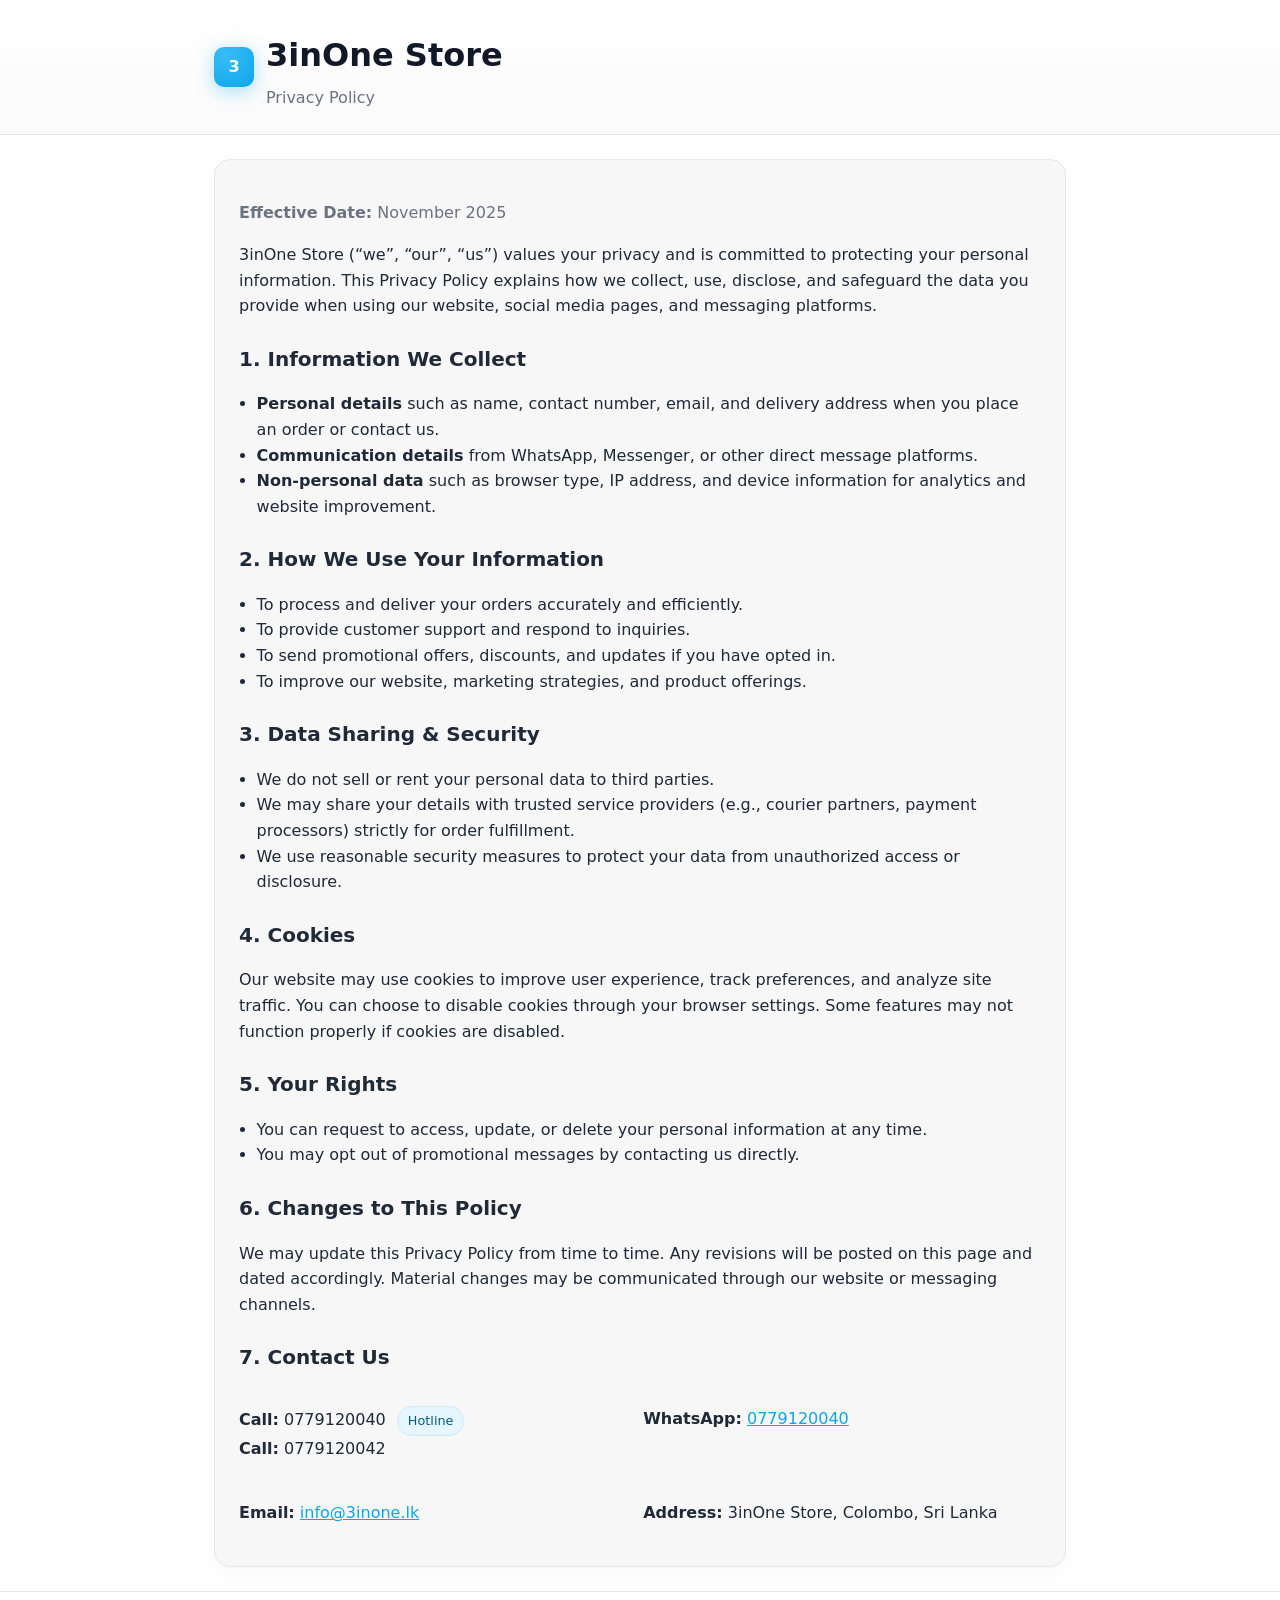
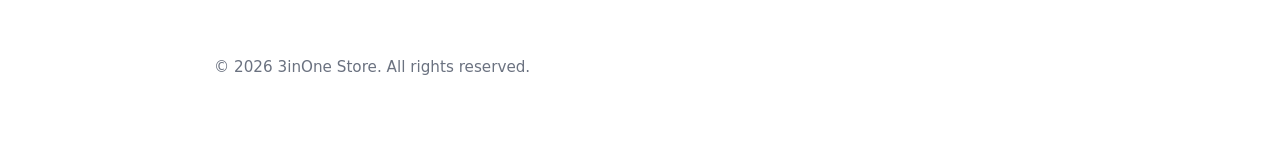
<file: assets/company pp/3in1/3inOne_PrivacyPolicy.html>
<!DOCTYPE html>
<html lang="en">
<head>
  <meta charset="UTF-8" />
  <meta name="viewport" content="width=device-width, initial-scale=1" />
  <title>Privacy Policy – 3inOne Store</title>
  <style>
    :root{
      --bg:#ffffff;
      --card:#f7f7f8;
      --text:#1f2937;
      --muted:#6b7280;
      --brand:#111827;
      --accent:#0ea5e9;
    }
    *{box-sizing:border-box}
    body{
      margin:0;
      background:var(--bg);
      color:var(--text);
      font:16px/1.6 system-ui, -apple-system, Segoe UI, Roboto, Helvetica, Arial, "Apple Color Emoji","Segoe UI Emoji";
    }
    header{
      border-bottom:1px solid #e5e7eb;
      background:linear-gradient(180deg,#ffffff, #fafafa);
    }
    .container{
      max-width:900px;
      margin:0 auto;
      padding:24px;
    }
    .brand{
      display:flex;
      align-items:center;
      gap:12px;
      color:var(--brand);
      text-decoration:none;
    }
    .brand-badge{
      width:40px;height:40px;border-radius:10px;
      background: radial-gradient(circle at 30% 20%, #38bdf8, #0ea5e9);
      display:inline-flex;align-items:center;justify-content:center;
      color:white;font-weight:800;
      box-shadow:0 4px 18px rgba(14,165,233,.35);
    }
    h1{margin:.4rem 0 0;font-size: clamp(1.6rem, 2.5vw, 2rem);}
    .subtitle{color:var(--muted);margin:.2rem 0 0}
    main{padding: 8px 0 48px}
    .card{
      background:var(--card);
      border:1px solid #e5e7eb;
      border-radius:16px;
      padding:24px;
      box-shadow:0 6px 20px rgba(0,0,0,.03);
    }
    h2{font-size:1.25rem;margin-top:1.5rem}
    ul{padding-left:1.1rem}
    .muted{color:var(--muted)}
    footer{
      border-top:1px solid #e5e7eb;
      padding:24px 0;
      color:var(--muted);
      font-size:.95rem;
      background:#fff;
    }
    .contact{
      display:grid;
      grid-template-columns:1fr;
      gap:.4rem;
    }
    .pill{
      display:inline-block;
      padding:.25rem .6rem;
      background:#e6f6fe;
      color:#055b7b;
      border:1px solid #c8ecfb;
      border-radius:999px;
      font-size:.8rem;
      margin-left:.4rem;
    }
    a{color:var(--accent)}
    @media (min-width:640px){
      .contact{grid-template-columns:repeat(2, minmax(0,1fr));}
    }
  </style>
</head>
<body>
  <header>
    <div class="container">
      <a class="brand" href="#top" aria-label="3inOne Store">
        <span class="brand-badge">3</span>
        <div>
          <h1>3inOne Store</h1>
          <p class="subtitle">Privacy Policy</p>
        </div>
      </a>
    </div>
  </header>

  <main class="container">
    <article class="card">
      <p class="muted"><strong>Effective Date:</strong> November 2025</p>
      <p>
        3inOne Store (“we”, “our”, “us”) values your privacy and is committed to protecting your personal information.
        This Privacy Policy explains how we collect, use, disclose, and safeguard the data you provide when using our
        website, social media pages, and messaging platforms.
      </p>

      <h2 id="info-we-collect">1. Information We Collect</h2>
      <ul>
        <li><strong>Personal details</strong> such as name, contact number, email, and delivery address when you place an order or contact us.</li>
        <li><strong>Communication details</strong> from WhatsApp, Messenger, or other direct message platforms.</li>
        <li><strong>Non‑personal data</strong> such as browser type, IP address, and device information for analytics and website improvement.</li>
      </ul>

      <h2 id="how-we-use">2. How We Use Your Information</h2>
      <ul>
        <li>To process and deliver your orders accurately and efficiently.</li>
        <li>To provide customer support and respond to inquiries.</li>
        <li>To send promotional offers, discounts, and updates if you have opted in.</li>
        <li>To improve our website, marketing strategies, and product offerings.</li>
      </ul>

      <h2 id="sharing-security">3. Data Sharing &amp; Security</h2>
      <ul>
        <li>We do not sell or rent your personal data to third parties.</li>
        <li>We may share your details with trusted service providers (e.g., courier partners, payment processors) strictly for order fulfillment.</li>
        <li>We use reasonable security measures to protect your data from unauthorized access or disclosure.</li>
      </ul>

      <h2 id="cookies">4. Cookies</h2>
      <p>
        Our website may use cookies to improve user experience, track preferences, and analyze site traffic. You can choose to
        disable cookies through your browser settings. Some features may not function properly if cookies are disabled.
      </p>

      <h2 id="your-rights">5. Your Rights</h2>
      <ul>
        <li>You can request to access, update, or delete your personal information at any time.</li>
        <li>You may opt out of promotional messages by contacting us directly.</li>
      </ul>

      <h2 id="changes">6. Changes to This Policy</h2>
      <p>
        We may update this Privacy Policy from time to time. Any revisions will be posted on this page and dated accordingly.
        Material changes may be communicated through our website or messaging channels.
      </p>

      <h2 id="contact">7. Contact Us</h2>
      <div class="contact">
        <p><strong>Call:</strong> 0779120040 <span class="pill">Hotline</span><br /> <strong>Call:</strong> 0779120042</p>
        <p><strong>WhatsApp:</strong> <a href="https://wa.me/94779120040" target="_blank" rel="noopener">0779120040</a></p>
        <p><strong>Email:</strong> <a href="mailto:info@3inone.lk">info@3inone.lk</a></p>
        <p><strong>Address:</strong> 3inOne Store, Colombo, Sri Lanka</p>
      </div>
    </article>
  </main>

  <footer>
    <div class="container">
      <p>© <span id="year"></span> 3inOne Store. All rights reserved.</p>
    </div>
  </footer>

  <script>
    document.getElementById('year').textContent = new Date().getFullYear();
  </script>
</body>
</html>
</file>
<file: assets/css/style.css>
/**
* Template Name: Vesperr
* Updated: Jan 29 2024 with Bootstrap v5.3.2
* Template URL: https://bootstrapmade.com/vesperr-free-bootstrap-template/
* Author: BootstrapMade.com
* License: https://bootstrapmade.com/license/
*/

/*--------------------------------------------------------------
# General
--------------------------------------------------------------*/
body {
  font-family: "Open Sans", sans-serif;
  color: #444444;
}

a {
  color: #4502E8;
  text-decoration: none;
}

a:hover {
  color: #814DFF;
  text-decoration: none;
}

h1,
h2,
h3,
h4,
h5,
h6 {
  font-family: "Raleway", sans-serif;
}

/*--------------------------------------------------------------
# Back to top button
--------------------------------------------------------------*/
.back-to-top {
  position: fixed;
  visibility: hidden;
  opacity: 0;
  right: 15px;
  bottom: 15px;
  z-index: 996;
  background: #4502E8;
  width: 40px;
  height: 40px;
  border-radius: 4px;
  transition: all 0.4s;
}

.back-to-top i {
  font-size: 28px;
  color: #fff;
  line-height: 0;
}

.back-to-top:hover {
  background: #814DFF;
  color: #fff;
}

.back-to-top.active {
  visibility: visible;
  opacity: 1;
}

/*--------------------------------------------------------------
# Disable AOS delay on mobile
--------------------------------------------------------------*/
@media screen and (max-width: 768px) {
  [data-aos-delay] {
    transition-delay: 0 !important;
  }
}

/*--------------------------------------------------------------
# Header
--------------------------------------------------------------*/
#header {
  z-index: 997;
  transition: all 0.5s;
  padding: 22px 0;
  background: #fff;
}

#header.header-scrolled {
  box-shadow: 0px 2px 15px rgba(0, 0, 0, 0.1);
  padding: 12px 0;
}

#header .logo h1 {
  font-size: 30px;
  margin: 0;
  padding: 0;
  line-height: 1;
  font-weight: 700;
  letter-spacing: 1px;
}

#header .logo h1 a,
#header .logo h1 a:hover {
  color: #222222;
  text-decoration: none;
}

#header .logo img {
  padding: 0;
  margin: 0;
  max-height: 80px;
}

/*--------------------------------------------------------------
# Navigation Menu
--------------------------------------------------------------*/
/**
* Desktop Navigation 
*/
.navbar {
  padding: 0;
}

.navbar ul {
  margin: 0;
  padding: 0;
  display: flex;
  list-style: none;
  align-items: center;
}

.navbar li {
  position: relative;
}

.navbar a,
.navbar a:focus {
  display: flex;
  align-items: center;
  justify-content: space-between;
  padding: 10px 0 10px 30px;
  font-size: 15px;
  font-weight: 400;
  color: #555555;
  white-space: nowrap;
  transition: 0.3s;
}

.navbar a i,
.navbar a:focus i {
  font-size: 12px;
  line-height: 0;
  margin-left: 5px;
}

.navbar a:hover,
.navbar .active,
.navbar .active:focus,
.navbar li:hover>a {
  color: #4502E8;
}

.navbar .getstarted,
.navbar .getstarted:focus {
  background: #4502E8;
  padding: 8px 25px;
  margin-left: 30px;
  border-radius: 50px;
  color: #fff;
}

.navbar .getstarted:hover,
.navbar .getstarted:focus:hover {
  color: #fff;
  background: #814DFF;
}

.navbar .dropdown ul {
  display: block;
  position: absolute;
  left: 30px;
  top: calc(100% + 30px);
  margin: 0;
  padding: 10px 0;
  z-index: 99;
  opacity: 0;
  visibility: hidden;
  background: #fff;
  box-shadow: 0px 0px 30px rgba(127, 137, 161, 0.25);
  transition: 0.3s;
  border-radius: 4px;
}

.navbar .dropdown ul li {
  min-width: 200px;
}

.navbar .dropdown ul a {
  padding: 10px 20px;
  font-size: 14px;
}

.navbar .dropdown ul a i {
  font-size: 12px;
}

.navbar .dropdown ul a:hover,
.navbar .dropdown ul .active:hover,
.navbar .dropdown ul li:hover>a {
  color: #4502E8;
}

.navbar .dropdown:hover>ul {
  opacity: 1;
  top: 100%;
  visibility: visible;
}

.navbar .dropdown .dropdown ul {
  top: 0;
  left: calc(100% - 30px);
  visibility: hidden;
}

.navbar .dropdown .dropdown:hover>ul {
  opacity: 1;
  top: 0;
  left: 100%;
  visibility: visible;
}

@media (max-width: 1366px) {
  .navbar .dropdown .dropdown ul {
    left: -90%;
  }

  .navbar .dropdown .dropdown:hover>ul {
    left: -100%;
  }
}

/**
* Mobile Navigation 
*/
.mobile-nav-toggle {
  color: #222222;
  font-size: 28px;
  cursor: pointer;
  display: none;
  line-height: 0;
  transition: 0.5s;
}

.mobile-nav-toggle.bi-x {
  color: #fff;
}

@media (max-width: 991px) {
  .mobile-nav-toggle {
    display: block;
  }

  .navbar ul {
    display: none;
  }
}

.navbar-mobile {
  position: fixed;
  overflow: hidden;
  top: 0;
  right: 0;
  left: 0;
  bottom: 0;
  background: rgba(9, 9, 9, 0.9);
  transition: 0.3s;
  z-index: 999;
}

.navbar-mobile .mobile-nav-toggle {
  position: absolute;
  top: 15px;
  right: 15px;
}

.navbar-mobile ul {
  display: block;
  position: absolute;
  top: 55px;
  right: 15px;
  bottom: 15px;
  left: 15px;
  padding: 10px 0;
  border-radius: 8px;
  background-color: #fff;
  overflow-y: auto;
  transition: 0.3s;
}

.navbar-mobile a,
.navbar-mobile a:focus {
  padding: 10px 20px;
  font-size: 15px;
  color: #222222;
}

.navbar-mobile a:hover,
.navbar-mobile .active,
.navbar-mobile li:hover>a {
  color: #4502E8;
}

.navbar-mobile .getstarted,
.navbar-mobile .getstarted:focus {
  margin: 15px;
}

.navbar-mobile .dropdown ul {
  position: static;
  display: none;
  margin: 10px 20px;
  padding: 10px 0;
  z-index: 99;
  opacity: 1;
  visibility: visible;
  background: #fff;
  box-shadow: 0px 0px 30px rgba(127, 137, 161, 0.25);
}

.navbar-mobile .dropdown ul li {
  min-width: 200px;
}

.navbar-mobile .dropdown ul a {
  padding: 10px 20px;
}

.navbar-mobile .dropdown ul a i {
  font-size: 12px;
}

.navbar-mobile .dropdown ul a:hover,
.navbar-mobile .dropdown ul .active:hover,
.navbar-mobile .dropdown ul li:hover>a {
  color: #4502E8;
}

.navbar-mobile .dropdown>.dropdown-active {
  display: block;
}

/*--------------------------------------------------------------
# Hero Section
--------------------------------------------------------------*/
#hero {
  width: 100%;
  height: 70vh;
  margin-top: 70px;
}

#hero h1 {
  margin: 0 0 10px 0;
  font-size: 48px;
  font-weight: 700;
  line-height: 56px;
  color: black;
}

#hero h2 {
  color: #484848;
  margin-bottom: 50px;
  font-size: 24px;
}

#hero .btn-get-started {
  font-family: "Raleway", sans-serif;
  font-weight: 500;
  font-size: 16px;
  letter-spacing: 1px;
  display: inline-block;
  padding: 10px 30px;
  border-radius: 50px;
  transition: 0.5s;
  color: #4502E8;
  border: 2px solid #4502E8;
}

#hero .btn-get-started:hover {
  background: #4502E8;
  color: #fff;
}

#hero .animated {
  animation: up-down 2s ease-in-out infinite alternate-reverse both;
}

@media (min-width: 1024px) {
  #hero {
    background-attachment: fixed;
  }
}

@media (max-width: 991px) {
  #hero {
    height: 100vh;
  }

  #hero .animated {
    animation: none;
  }

  #hero .hero-img {
    text-align: center;
  }

  #hero .hero-img img {
    width: 50%;
  }
}

@media (max-width: 768px) {
  #hero {
    margin-top: 20px;
  }

  #hero h1 {
    font-size: 28px;
    line-height: 36px;
  }

  #hero h2 {
    font-size: 18px;
    line-height: 24px;
    margin-bottom: 30px;
  }

  #hero .hero-img img {
    width: 70%;
  }
}

@media (max-width: 575px) {
  #hero .hero-img img {
    width: 80%;
  }
}

@keyframes up-down {
  0% {
    transform: translateY(10px);
  }

  100% {
    transform: translateY(-10px);
  }
}

/*--------------------------------------------------------------
# Sections General
--------------------------------------------------------------*/
section {
  padding: 60px 0;
  overflow: hidden;
}

.section-bg {
  background-color: #f7fbfe;
}

.section-title {
  text-align: center;
  padding-bottom: 30px;
}

.section-title h2 {
  font-size: 32px;
  font-weight: bold;
  text-transform: uppercase;
  position: relative;
  color: #222222;
}

.section-title h2::before,
.section-title h2::after {
  content: "";
  width: 50px;
  height: 2px;
  background: #4502E8;
  display: inline-block;
}

.section-title h2::before {
  margin: 0 15px 10px 0;
}

.section-title h2::after {
  margin: 0 0 10px 15px;
}

.section-title p {
  margin: 15px 0 0 0;
}

/*--------------------------------------------------------------
# Clients
--------------------------------------------------------------*/
.clients {
  background: #f3f9fd;
  padding: 10px 0;
  text-align: center;
}

.clients .col-lg-2 {
  display: flex;
  align-items: center;
  justify-content: center;
}

.clients img {
  width: 60%;
  filter: grayscale(100);
  transition: all 0.4s ease-in-out;
  display: inline-block;
  padding: 10px 0;
}

.clients img:hover {
  filter: none;
  transform: scale(1.1);
}

@media (max-width: 768px) {
  .clients img {
    width: 40%;
  }
}

@media (max-width: 575px) {
  .clients img {
    width: 30%;
  }
}

/*--------------------------------------------------------------
# About Us
--------------------------------------------------------------*/
.about .content h3 {
  font-weight: 600;
  font-size: 26px;
}

.about .content ul {
  list-style: none;
  padding: 0;
}

.about .content ul li {
  padding-left: 28px;
  position: relative;
}

.about .content ul li+li {
  margin-top: 10px;
}

.about .content ul i {
  position: absolute;
  left: 0;
  top: 2px;
  font-size: 20px;
  color: #4502E8;
  line-height: 1;
}

.about .content p:last-child {
  margin-bottom: 0;
}

.about .content .btn-learn-more {
  font-family: "Raleway", sans-serif;
  font-weight: 600;
  font-size: 14px;
  letter-spacing: 1px;
  display: inline-block;
  padding: 12px 32px;
  border-radius: 50px;
  transition: 0.3s;
  line-height: 1;
  color: #4502E8;
  animation-delay: 0.8s;
  margin-top: 6px;
  border: 2px solid #4502E8;
}

.about .content .btn-learn-more:hover {
  background: #4502E8;
  color: #fff;
  text-decoration: none;
}

/*--------------------------------------------------------------
# Counts
--------------------------------------------------------------*/
.counts {
  padding-top: 0;
}

.counts .content {
  padding: 0;
}

.counts .content h3 {
  font-weight: 700;
  font-size: 34px;
  color: #222222;
}

.counts .content p {
  margin-bottom: 0;
}

.counts .content .count-box {
  padding: 20px 0;
  width: 100%;
}

.counts .content .count-box i {
  display: block;
  font-size: 36px;
  color: #4502E8;
  float: left;
  line-height: 0;
}

.counts .content .count-box span {
  font-size: 36px;
  line-height: 30px;
  display: block;
  font-weight: 700;
  color: #222222;
  margin-left: 50px;
}

.counts .content .count-box p {
  padding: 15px 0 0 0;
  margin: 0 0 0 50px;
  font-family: "Raleway", sans-serif;
  font-size: 14px;
  color: #484848;
}

.counts .content .count-box a {
  font-weight: 600;
  display: block;
  margin-top: 20px;
  color: #484848;
  font-size: 15px;
  font-family: "Poppins", sans-serif;
  transition: ease-in-out 0.3s;
}

.counts .content .count-box a:hover {
  color: #6f6f6f;
}

@media (max-width: 1024px) {
  .counts .image {
    text-align: center;
  }

  .counts .image img {
    max-width: 70%;
  }
}

@media (max-width: 667px) {
  .counts .image img {
    max-width: 100%;
  }
}

/*--------------------------------------------------------------
# Services
--------------------------------------------------------------*/
.services .icon-box {
  padding: 30px;
  position: relative;
  overflow: hidden;
  background: #fff;
  box-shadow: 0 0 29px 0 rgba(68, 88, 144, 0.12);
  transition: all 0.3s ease-in-out;
  border-radius: 8px;
  z-index: 1;
}

.services .icon-box::before {
  content: "";
  position: absolute;
  background: #e1f0fa;
  right: -60px;
  top: -40px;
  width: 100px;
  height: 100px;
  border-radius: 50px;
  transition: all 0.3s;
  z-index: -1;
}

.services .icon-box:hover::before {
  background: #4502E8;
  right: 0;
  top: 0;
  width: 100%;
  height: 100%;
  border-radius: 0px;
}

.services .icon {
  margin: 0 auto 20px auto;
  padding-top: 10px;
  display: inline-block;
  text-align: center;
  border-radius: 50%;
  width: 60px;
  height: 60px;
  background: #4502E8;
  transition: all 0.3s ease-in-out;
}

.services .icon i {
  font-size: 36px;
  line-height: 1;
  color: #fff;
}

.services .title {
  font-weight: 700;
  margin-bottom: 15px;
  font-size: 18px;
}

.services .title a {
  color: #111;
}

.services .description {
  font-size: 15px;
  line-height: 28px;
  margin-bottom: 0;
}

.services .icon-box:hover .title a,
.services .icon-box:hover .description {
  color: #fff;
}

.services .icon-box:hover .icon {
  background: #fff;
}

.services .icon-box:hover .icon i {
  color: #4502E8;
}

/*--------------------------------------------------------------
# More Services
--------------------------------------------------------------*/
.more-services {
  padding-top: 20px;
}

.more-services .card {
  border: 0;
  padding: 160px 20px 20px 20px;
  position: relative;
  width: 100%;
  background-size: cover;
  background-repeat: no-repeat;
  background-position: center center;
}

.more-services .card-body {
  z-index: 10;
  background: rgba(255, 255, 255, 0.9);
  padding: 15px 30px;
  box-shadow: 0px 2px 15px rgba(0, 0, 0, 0.1);
  transition: 0.3s;
  transition: ease-in-out 0.4s;
  border-radius: 5px;
}

.more-services .card-title {
  font-weight: 700;
  text-align: center;
  margin-bottom: 15px;
}

.more-services .card-title a {
  color: #222222;
}

.more-services .card-text {
  color: #5e5e5e;
}

.more-services .read-more a {
  color: #777777;
  text-transform: uppercase;
  font-weight: 600;
  font-size: 12px;
  transition: 0.4s;
}

.more-services .read-more a:hover {
  text-decoration: underline;
}

.more-services .card:hover .card-body {
  background: #4502E8;
}

.more-services .card:hover .read-more a,
.more-services .card:hover .card-title,
.more-services .card:hover .card-title a,
.more-services .card:hover .card-text {
  color: #fff;
}

/*--------------------------------------------------------------
# Features
--------------------------------------------------------------*/
.features .icon-box {
  display: flex;
  align-items: center;
  padding: 20px;
  background: #f6f6f6;
  transition: ease-in-out 0.3s;
}

.features .icon-box i {
  font-size: 32px;
  padding-right: 10px;
  line-height: 1;
}

.features .icon-box h3 {
  font-weight: 700;
  margin: 0;
  padding: 0;
  line-height: 1;
  font-size: 16px;
}

.features .icon-box h3 a {
  color: #222222;
  transition: ease-in-out 0.3s;
}

.features .icon-box h3 a:hover {
  color: #4502E8;
}

.features .icon-box:hover {
  background: #eef7fc;
}

/*--------------------------------------------------------------
# Testimonials
--------------------------------------------------------------*/
.testimonials .testimonial-wrap {
  padding-left: 50px;
}

.testimonials .testimonials-carousel,
.testimonials .testimonials-slider {
  overflow: hidden;
}

.testimonials .testimonial-item {
  box-sizing: content-box;
  padding: 30px 30px 30px 60px;
  margin: 30px 15px;
  min-height: 200px;
  box-shadow: 0px 2px 12px rgba(0, 0, 0, 0.08);
  position: relative;
  background: #fff;
}

.testimonials .testimonial-item .testimonial-img {
  width: 90px;
  border-radius: 10px;
  border: 6px solid #fff;
  position: absolute;
  left: -45px;
}

.testimonials .testimonial-item h3 {
  font-size: 18px;
  font-weight: bold;
  margin: 10px 0 5px 0;
  color: #111;
}

.testimonials .testimonial-item h4 {
  font-size: 14px;
  color: #999;
  margin: 0;
}

.testimonials .testimonial-item .quote-icon-left,
.testimonials .testimonial-item .quote-icon-right {
  color: #e1f0fa;
  font-size: 26px;
}

.testimonials .testimonial-item .quote-icon-left {
  display: inline-block;
  left: -5px;
  position: relative;
}

.testimonials .testimonial-item .quote-icon-right {
  display: inline-block;
  right: -5px;
  position: relative;
  top: 10px;
}

.testimonials .testimonial-item p {
  font-style: italic;
  margin: 15px auto 15px auto;
}

.testimonials .swiper-pagination {
  margin-top: 20px;
  position: relative;
}

.testimonials .swiper-pagination .swiper-pagination-bullet {
  width: 12px;
  height: 12px;
  background-color: #fff;
  opacity: 1;
  border: 1px solid #4502E8;
}

.testimonials .swiper-pagination .swiper-pagination-bullet-active {
  background-color: #4502E8;
}

@media (max-width: 767px) {
  .testimonials .testimonial-wrap {
    padding-left: 0;
  }

  .testimonials .testimonials-carousel,
  .testimonials .testimonials-slider {
    overflow: hidden;
  }

  .testimonials .testimonial-item {
    padding: 30px;
    margin: 15px;
  }

  .testimonials .testimonial-item .testimonial-img {
    position: static;
    left: auto;
  }
}

/*--------------------------------------------------------------
# Portfolio
--------------------------------------------------------------*/
.portfolio .portfolio-item {
  margin-bottom: 30px;
}

.portfolio #portfolio-flters {
  padding: 0;
  margin: 0 auto 20px auto;
  list-style: none;
  text-align: center;
}

.portfolio #portfolio-flters li {
  cursor: pointer;
  display: inline-block;
  padding: 8px 15px 10px 15px;
  font-size: 14px;
  font-weight: 600;
  line-height: 1;
  text-transform: uppercase;
  color: #222222;
  margin-bottom: 5px;
  transition: all 0.3s ease-in-out;
  border-radius: 3px;
}

.portfolio #portfolio-flters li:hover,
.portfolio #portfolio-flters li.filter-active {
  color: #fff;
  background: #4502E8;
}

.portfolio #portfolio-flters li:last-child {
  margin-right: 0;
}

.portfolio .portfolio-wrap {
  transition: 0.3s;
  position: relative;
  overflow: hidden;
  z-index: 1;
  background: rgba(34, 34, 34, 0.6);
}

.portfolio .portfolio-wrap::before {
  content: "";
  background: rgba(34, 34, 34, 0.6);
  position: absolute;
  left: 0;
  right: 0;
  top: 0;
  bottom: 0;
  transition: all ease-in-out 0.3s;
  z-index: 2;
  opacity: 0;
}

.portfolio .portfolio-wrap img {
  transition: all ease-in-out 0.3s;
}

.portfolio .portfolio-wrap .portfolio-info {
  opacity: 0;
  position: absolute;
  top: 0;
  left: 0;
  right: 0;
  bottom: 0;
  z-index: 3;
  transition: all ease-in-out 0.3s;
  display: flex;
  flex-direction: column;
  justify-content: flex-end;
  align-items: flex-start;
  padding: 20px;
}

.portfolio .portfolio-wrap .portfolio-info h4 {
  font-size: 20px;
  color: #fff;
  font-weight: 600;
}

.portfolio .portfolio-wrap .portfolio-info p {
  color: rgba(255, 255, 255, 0.7);
  font-size: 14px;
  text-transform: uppercase;
  padding: 0;
  margin: 0;
  font-style: italic;
}

.portfolio .portfolio-wrap .portfolio-links {
  text-align: center;
  z-index: 4;
}

.portfolio .portfolio-wrap .portfolio-links a {
  color: #fff;
  margin: 0 5px 0 0;
  font-size: 28px;
  display: inline-block;
  transition: 0.3s;
}

.portfolio .portfolio-wrap .portfolio-links a:hover {
  color: #4502E8;
}

.portfolio .portfolio-wrap:hover::before {
  opacity: 1;
}

.portfolio .portfolio-wrap:hover img {
  transform: scale(1.2);
}

.portfolio .portfolio-wrap:hover .portfolio-info {
  opacity: 1;
}

/*--------------------------------------------------------------
# Portfolio Details
--------------------------------------------------------------*/
.portfolio-details {
  padding-top: 40px;
}

.portfolio-details .portfolio-details-slider img {
  width: 100%;
}

.portfolio-details .portfolio-details-slider .swiper-pagination {
  margin-top: 20px;
  position: relative;
}

.portfolio-details .portfolio-details-slider .swiper-pagination .swiper-pagination-bullet {
  width: 12px;
  height: 12px;
  background-color: #fff;
  opacity: 1;
  border: 1px solid #4502E8;
}

.portfolio-details .portfolio-details-slider .swiper-pagination .swiper-pagination-bullet-active {
  background-color: #4502E8;
}

.portfolio-details .portfolio-info {
  padding: 30px;
  box-shadow: 0px 0 30px rgba(34, 34, 34, 0.08);
}

.portfolio-details .portfolio-info h3 {
  font-size: 22px;
  font-weight: 700;
  margin-bottom: 20px;
  padding-bottom: 20px;
  border-bottom: 1px solid #eee;
}

.portfolio-details .portfolio-info ul {
  list-style: none;
  padding: 0;
  font-size: 15px;
}

.portfolio-details .portfolio-info ul li+li {
  margin-top: 10px;
}

.portfolio-details .portfolio-description {
  padding-top: 30px;
}

.portfolio-details .portfolio-description h2 {
  font-size: 26px;
  font-weight: 700;
  margin-bottom: 20px;
}

.portfolio-details .portfolio-description p {
  padding: 0;
}

/*--------------------------------------------------------------
# Team
--------------------------------------------------------------*/
.team .member {
  margin-bottom: 20px;
  overflow: hidden;
  text-align: center;
  border-radius: 5px;
  background: #fff;
  box-shadow: 0px 2px 15px rgba(0, 0, 0, 0.1);
}

.team .member .member-img {
  position: relative;
  overflow: hidden;
}

.team .member .social {
  position: absolute;
  left: 0;
  bottom: 0;
  right: 0;
  height: 40px;
  opacity: 0;
  transition: ease-in-out 0.3s;
  background: rgba(255, 255, 255, 0.85);
  display: inline-flex;
  justify-content: center;
  align-items: center;
}

.team .member .social a {
  transition: color 0.3s;
  color: #222222;
  margin: 0 10px;
  display: inline-flex;
  justify-content: center;
  align-items: center;
}

.team .member .social a i {
  line-height: 0;
}

.team .member .social a:hover {
  color: #4502E8;
}

.team .member .social i {
  font-size: 18px;
  margin: 0 2px;
}

.team .member .member-info {
  padding: 25px 15px;
}

.team .member .member-info h4 {
  font-weight: 700;
  margin-bottom: 5px;
  font-size: 18px;
  color: #222222;
}

.team .member .member-info span {
  display: block;
  font-size: 13px;
  font-weight: 400;
  color: #aaaaaa;
}

.team .member .member-info p {
  font-style: italic;
  font-size: 14px;
  line-height: 26px;
  color: #777777;
}

.team .member:hover .social {
  opacity: 1;
}

/*--------------------------------------------------------------
# Pricing
--------------------------------------------------------------*/
.pricing .box {
  padding: 20px;
  background: #f9f9f9;
  text-align: center;
  border-radius: 8px;
  position: relative;
  overflow: hidden;
  border: 2px solid #f9f9f9;
}

.pricing .box h3 {
  font-weight: 400;
  padding: 15px;
  margin-top: 15px;
  font-size: 18px;
  font-weight: 600;
  color: #222222;
}

.pricing .box h4 {
  font-size: 42px;
  color: #4502E8;
  font-weight: 500;
  font-family: "Open Sans", sans-serif;
  margin-bottom: 20px;
}

.pricing .box h4 sup {
  font-size: 20px;
  top: -15px;
  left: -3px;
}

.pricing .box h4 span {
  color: #bababa;
  font-size: 16px;
  font-weight: 300;
}

.pricing .box ul {
  padding: 0;
  list-style: none;
  color: #222222;
  text-align: center;
  line-height: 20px;
  font-size: 14px;
}

.pricing .box ul li {
  padding-bottom: 16px;
}

.pricing .box ul i {
  color: #4502E8;
  font-size: 18px;
  padding-right: 4px;
}

.pricing .box ul .na {
  color: #ccc;
  text-decoration: line-through;
}

.pricing .box .btn-wrap {
  padding: 15px;
  text-align: center;
}

.pricing .box .btn-buy {
  display: inline-block;
  padding: 10px 40px 12px 40px;
  border-radius: 50px;
  border: 2px solid #4502E8;
  color: #4502E8;
  font-size: 14px;
  font-weight: 400;
  font-family: "Raleway", sans-serif;
  font-weight: 600;
  transition: 0.3s;
}

.pricing .box .btn-buy:hover {
  background: #4502E8;
  color: #fff;
}

.pricing .recommended {
  border-color: #4502E8;
}

.pricing .recommended .btn-buy {
  background: #4502E8;
  color: #fff;
}

.pricing .recommended .btn-buy:hover {
  background: #2383c4;
  border-color: #2383c4;
}

/*--------------------------------------------------------------
# F.A.Q
--------------------------------------------------------------*/
.faq .faq-item {
  margin: 20px 0;
  padding: 20px 0;
  border-bottom: 1px solid #eeeeee;
}

.faq .faq-item i {
  color: #8bc4ea;
  font-size: 24px;
  float: left;
  line-height: 0;
  padding: 13px 0 0 0;
  margin: 0;
}

.faq .faq-item h4 {
  font-size: 16px;
  line-height: 26px;
  font-weight: 500;
  margin: 0 0 10px 32px;
  font-family: "Poppins", sans-serif;
}

.faq .faq-item p {
  font-size: 15px;
}

/*--------------------------------------------------------------
# Contact
--------------------------------------------------------------*/
.contact .contact-about h3 {
  font-size: 28px;
  margin: 0 0 10px 0;
  padding: 0;
  line-height: 1;
  font-weight: 700;
  letter-spacing: 1px;
  color: #222222;
}

.contact .contact-about p {
  font-size: 14px;
  line-height: 24px;
  font-family: "Raleway", sans-serif;
  color: #888;
}

.contact .social-links {
  padding-bottom: 20px;
}

.contact .social-links a {
  font-size: 18px;
  display: inline-block;
  background: #fff;
  color: #4502E8;
  line-height: 1;
  padding: 8px 0;
  margin-right: 4px;
  border-radius: 50%;
  text-align: center;
  width: 36px;
  height: 36px;
  transition: 0.3s;
  border: 1px solid #4502E8;
}

.contact .social-links a:hover {
  background: #4502E8;
  color: #fff;
}

.contact .info {
  color: #444444;
}

.contact .info i {
  font-size: 32px;
  color: #4502E8;
  float: left;
  line-height: 1;
}

.contact .info p {
  padding: 0 0 10px 42px;
  line-height: 28px;
  font-size: 14px;
}

.contact .php-email-form .error-message {
  display: none;
  color: #fff;
  background: #ed3c0d;
  text-align: left;
  padding: 15px;
  font-weight: 600;
}

.contact .php-email-form .error-message br+br {
  margin-top: 25px;
}

.contact .php-email-form .sent-message {
  display: none;
  color: #fff;
  background: #18d26e;
  text-align: center;
  padding: 15px;
  font-weight: 600;
}

.contact .php-email-form .loading {
  display: none;
  background: #fff;
  text-align: center;
  padding: 15px;
}

.contact .php-email-form .loading:before {
  content: "";
  display: inline-block;
  border-radius: 50%;
  width: 24px;
  height: 24px;
  margin: 0 10px -6px 0;
  border: 3px solid #18d26e;
  border-top-color: #eee;
  animation: animate-loading 1s linear infinite;
}

.contact .php-email-form .form-group {
  margin-bottom: 20px;
}

.contact .php-email-form input,
.contact .php-email-form textarea {
  border-radius: 0;
  box-shadow: none;
  font-size: 14px;
  padding: 10px 15px;
}

.contact .php-email-form input:focus,
.contact .php-email-form textarea:focus {
  border-color: #4502E8;
}

.contact .php-email-form button[type=submit] {
  background: #4502E8;
  border: 0;
  padding: 10px 24px;
  color: #fff;
  transition: 0.4s;
  border-radius: 50px;
}

.contact .php-email-form button[type=submit]:hover {
  background: #814DFF;
}

@keyframes animate-loading {
  0% {
    transform: rotate(0deg);
  }

  100% {
    transform: rotate(360deg);
  }
}

/*--------------------------------------------------------------
# Breadcrumbs
--------------------------------------------------------------*/
.breadcrumbs {
  padding: 15px 0;
  background: #f8f8f8;
  min-height: 40px;
  margin-top: 86px;
}

@media (max-width: 992px) {
  .breadcrumbs {
    margin-top: 72px;
  }
}

.breadcrumbs h2 {
  font-size: 28px;
  font-weight: 400;
  margin: 0;
}

.breadcrumbs ol {
  display: flex;
  flex-wrap: wrap;
  list-style: none;
  padding: 0;
  margin: 0;
  font-size: 14px;
}

@media (max-width: 992px) {
  .breadcrumbs ol {
    margin-top: 10px;
  }
}

.breadcrumbs ol li+li {
  padding-left: 10px;
}

.breadcrumbs ol li+li::before {
  display: inline-block;
  padding-right: 10px;
  color: #3c3c3c;
  content: "/";
}

@media (max-width: 768px) {
  .breadcrumbs .d-flex {
    display: block !important;
  }

  .breadcrumbs ol {
    display: block;
  }

  .breadcrumbs ol li {
    display: inline-block;
  }
}

/*--------------------------------------------------------------
# Footer
--------------------------------------------------------------*/
#footer {
  background: #fff;
  box-shadow: 0px 0px 12px 0px rgba(0, 0, 0, 0.1);
  padding: 30px 0;
  color: #222222;
  font-size: 14px;
}

#footer .credits {
  font-size: 13px;
  padding-top: 5px;
  color: #222222;
}

#footer .footer-links a {
  color: #222222;
  padding-left: 15px;
}

#footer .footer-links a:first-child {
  padding-left: 0;
}

#footer .footer-links a:hover {
  color: #4502E8;
}
</file>
<file: codebell-products/styles.css>
/* CodeBell Product Pages - Premium UI (Bootstrap + custom) */

/* ---------- Base ---------- */
:root{
  --cb-bg: #0b1220;
  --cb-surface: rgba(255,255,255,0.06);
  --cb-surface-2: rgba(255,255,255,0.10);
  --cb-border: rgba(255,255,255,0.12);
  --cb-text: rgba(255,255,255,0.92);
  --cb-muted: rgba(255,255,255,0.70);
  --cb-muted-2: rgba(255,255,255,0.55);
  --cb-accent: #4f8cff;
  --cb-accent-2: #8a5bff;
  --cb-success: #2dd4bf;
  --cb-warning: #fbbf24;
  --cb-danger: #fb7185;

  --radius-lg: 18px;
  --radius-md: 14px;
  --shadow: 0 18px 45px rgba(0,0,0,0.35);
}

*{ box-sizing: border-box; }
html, body{ height: 100%; }
body{
  font-family: system-ui, -apple-system, Segoe UI, Roboto, Arial, "Noto Sans", "Helvetica Neue", sans-serif;
  background: radial-gradient(1200px 700px at 20% -10%, rgba(79,140,255,0.25), transparent 55%),
              radial-gradient(1000px 650px at 90% 10%, rgba(138,91,255,0.22), transparent 55%),
              radial-gradient(900px 600px at 20% 110%, rgba(45,212,191,0.14), transparent 60%),
              var(--cb-bg);
  color: var(--cb-text);
  line-height: 1.55;
}

/* ---------- Links & Buttons ---------- */
a{ color: inherit; text-decoration: none; }
a:hover{ color: white; }
.btn-cb{
  border: 0;
  padding: 12px 16px;
  border-radius: 999px;
  color: #0b1220;
  font-weight: 700;
  background: linear-gradient(135deg, var(--cb-accent), var(--cb-accent-2));
  box-shadow: 0 14px 35px rgba(79,140,255,0.25);
}
.btn-cb:hover{ filter: brightness(1.06); }
.btn-cb-outline{
  padding: 12px 16px;
  border-radius: 999px;
  border: 1px solid var(--cb-border);
  background: rgba(255,255,255,0.04);
  color: var(--cb-text);
  font-weight: 700;
}
.btn-cb-outline:hover{
  background: rgba(255,255,255,0.08);
}

/* ---------- Header ---------- */
.cb-nav{
  position: sticky;
  top: 0;
  z-index: 20;
  background: rgba(10, 15, 30, 0.72);
  backdrop-filter: blur(14px);
  border-bottom: 1px solid rgba(255,255,255,0.08);
}
.cb-brand{
  font-weight: 900;
  letter-spacing: 0.5px;
}
.cb-brand span{
  display: inline-block;
  background: linear-gradient(135deg, var(--cb-accent), var(--cb-accent-2));
  -webkit-background-clip: text;
  background-clip: text;
  color: transparent;
}
.nav-link{
  color: var(--cb-muted) !important;
  font-weight: 600;
}
.nav-link:hover{ color: #fff !important; }
.navbar-toggler{
  border: 1px solid rgba(255,255,255,0.18);
}

/* ---------- Hero ---------- */
.cb-hero{
  padding: 48px 0 26px;
}
.cb-badge{
  display: inline-flex;
  align-items: center;
  gap: 8px;
  padding: 8px 12px;
  border-radius: 999px;
  border: 1px solid rgba(255,255,255,0.12);
  background: rgba(255,255,255,0.04);
  color: var(--cb-muted);
  font-weight: 700;
  font-size: 0.9rem;
}
.cb-hero h1{
  margin-top: 14px;
  font-size: clamp(2rem, 2.5vw + 1rem, 3.1rem);
  font-weight: 900;
  letter-spacing: -0.3px;
}
.cb-lead{
  margin-top: 12px;
  color: var(--cb-muted);
  font-size: 1.05rem;
  max-width: 60ch;
}
.cb-priceCard{
  background: linear-gradient(180deg, rgba(255,255,255,0.08), rgba(255,255,255,0.04));
  border: 1px solid rgba(255,255,255,0.12);
  border-radius: var(--radius-lg);
  box-shadow: var(--shadow);
  padding: 18px;
}
.cb-price{
  font-size: 1.6rem;
  font-weight: 900;
}
.cb-small{
  color: var(--cb-muted-2);
  font-weight: 600;
  font-size: 0.92rem;
}

/* ---------- Sections ---------- */
.cb-section{
  padding: 18px 0 34px;
}
.cb-sectionTitle{
  font-weight: 900;
  font-size: 1.35rem;
  letter-spacing: -0.2px;
  margin-bottom: 12px;
}
.cb-card{
  background: rgba(255,255,255,0.05);
  border: 1px solid rgba(255,255,255,0.10);
  border-radius: var(--radius-lg);
  box-shadow: 0 12px 30px rgba(0,0,0,0.25);
}
.cb-card .cb-cardHeader{
  padding: 14px 16px;
  border-bottom: 1px solid rgba(255,255,255,0.08);
  color: var(--cb-muted);
  font-weight: 800;
}
.cb-card .cb-cardBody{
  padding: 14px 16px 16px;
}
.cb-list{
  margin: 0;
  padding-left: 18px;
  color: var(--cb-muted);
}
.cb-list li{ margin-bottom: 8px; }

/* Feature chips */
.cb-chip{
  display: inline-flex;
  align-items: center;
  gap: 10px;
  padding: 10px 12px;
  border-radius: 999px;
  border: 1px solid rgba(255,255,255,0.12);
  background: rgba(255,255,255,0.04);
  color: var(--cb-muted);
  font-weight: 700;
  font-size: 0.92rem;
}

/* ---------- CTA ---------- */
.cb-cta{
  margin-top: 18px;
  padding: 22px;
  border-radius: var(--radius-lg);
  border: 1px solid rgba(255,255,255,0.12);
  background: radial-gradient(700px 220px at 30% 10%, rgba(79,140,255,0.20), transparent 55%),
              radial-gradient(650px 220px at 80% 0%, rgba(138,91,255,0.18), transparent 55%),
              rgba(255,255,255,0.05);
  box-shadow: var(--shadow);
}
.cb-cta h3{
  font-weight: 900;
  margin-bottom: 6px;
}
.cb-cta p{
  color: var(--cb-muted);
  margin-bottom: 14px;
}

/* ---------- Footer ---------- */
.cb-footer{
  padding: 26px 0 34px;
  color: var(--cb-muted-2);
  border-top: 1px solid rgba(255,255,255,0.08);
  margin-top: 28px;
}
.cb-footer a{ color: var(--cb-muted); }
.cb-footer a:hover{ color: #fff; }

/* ---------- Utilities ---------- */
.cb-divider{
  height: 1px;
  background: rgba(255,255,255,0.08);
  margin: 18px 0;
}
.cb-muted{ color: var(--cb-muted); }
.cb-kpi{
  display:flex;
  gap: 14px;
  flex-wrap: wrap;
}
.cb-kpi .k{
  min-width: 210px;
  flex: 1 1 210px;
  padding: 12px 14px;
  border-radius: var(--radius-md);
  border: 1px solid rgba(255,255,255,0.10);
  background: rgba(255,255,255,0.04);
}
.cb-kpi .k .t{ color: var(--cb-muted-2); font-weight: 700; font-size: 0.9rem; }
.cb-kpi .k .v{ font-weight: 900; font-size: 1.1rem; }

/* Mobile polish */
@media (max-width: 576px){
  .cb-hero{ padding-top: 34px; }
  .cb-priceCard{ padding: 16px; }
}
</file>
